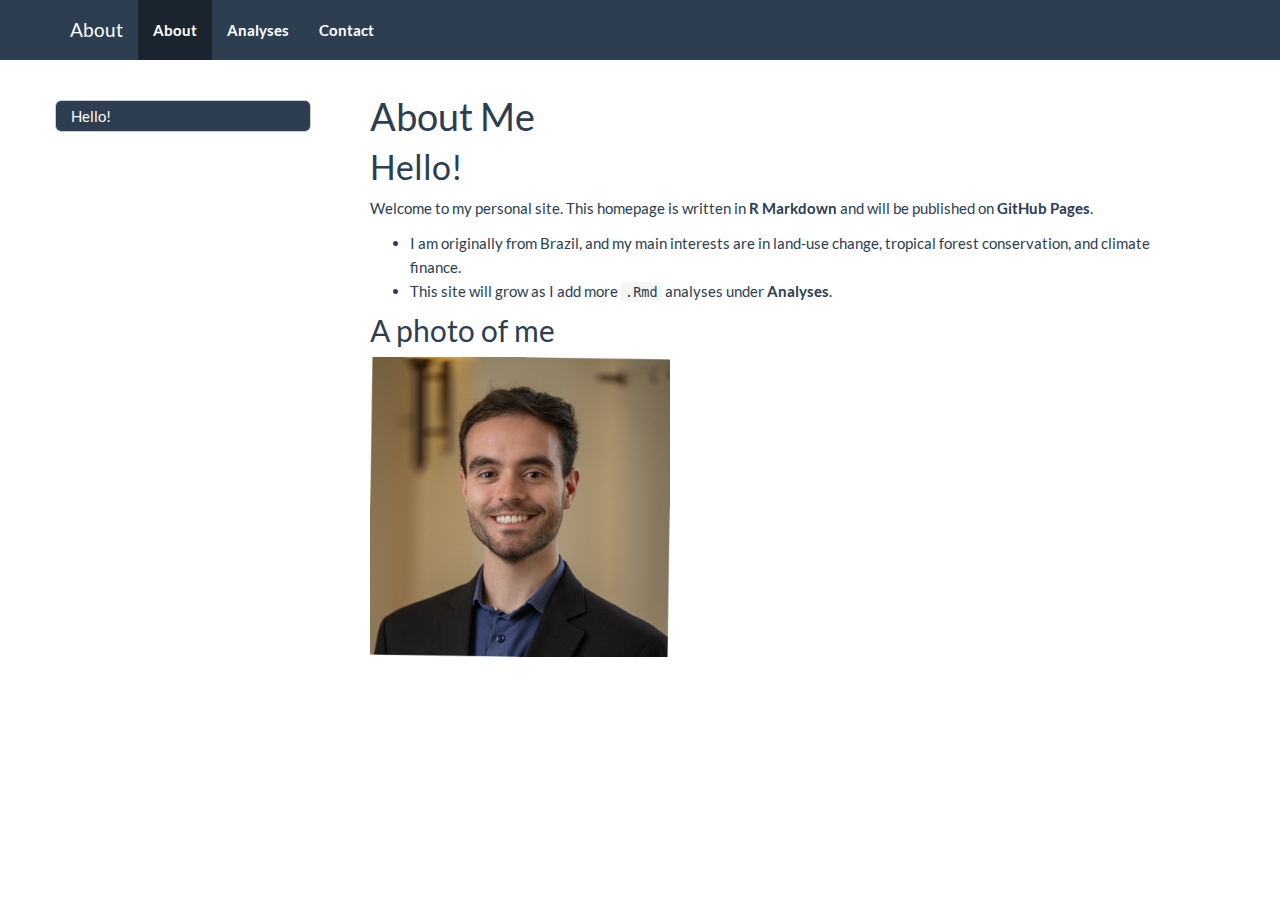
<file: docs/index.html>
<!DOCTYPE html>

<html>

<head>

<meta charset="utf-8" />
<meta name="generator" content="pandoc" />
<meta http-equiv="X-UA-Compatible" content="IE=EDGE" />




<title>About Me</title>

<script src="site_libs/header-attrs-2.30/header-attrs.js"></script>
<script src="site_libs/jquery-3.6.0/jquery-3.6.0.min.js"></script>
<meta name="viewport" content="width=device-width, initial-scale=1" />
<link href="site_libs/bootstrap-3.3.5/css/flatly.min.css" rel="stylesheet" />
<script src="site_libs/bootstrap-3.3.5/js/bootstrap.min.js"></script>
<script src="site_libs/bootstrap-3.3.5/shim/html5shiv.min.js"></script>
<script src="site_libs/bootstrap-3.3.5/shim/respond.min.js"></script>
<style>h1 {font-size: 34px;}
       h1.title {font-size: 38px;}
       h2 {font-size: 30px;}
       h3 {font-size: 24px;}
       h4 {font-size: 18px;}
       h5 {font-size: 16px;}
       h6 {font-size: 12px;}
       code {color: inherit; background-color: rgba(0, 0, 0, 0.04);}
       pre:not([class]) { background-color: white }</style>
<script src="site_libs/jqueryui-1.13.2/jquery-ui.min.js"></script>
<link href="site_libs/tocify-1.9.1/jquery.tocify.css" rel="stylesheet" />
<script src="site_libs/tocify-1.9.1/jquery.tocify.js"></script>
<script src="site_libs/navigation-1.1/tabsets.js"></script>
<link href="site_libs/highlightjs-9.12.0/default.css" rel="stylesheet" />
<script src="site_libs/highlightjs-9.12.0/highlight.js"></script>

<style type="text/css">
  code{white-space: pre-wrap;}
  span.smallcaps{font-variant: small-caps;}
  span.underline{text-decoration: underline;}
  div.column{display: inline-block; vertical-align: top; width: 50%;}
  div.hanging-indent{margin-left: 1.5em; text-indent: -1.5em;}
  ul.task-list{list-style: none;}
    </style>

<style type="text/css">code{white-space: pre;}</style>
<script type="text/javascript">
if (window.hljs) {
  hljs.configure({languages: []});
  hljs.initHighlightingOnLoad();
  if (document.readyState && document.readyState === "complete") {
    window.setTimeout(function() { hljs.initHighlighting(); }, 0);
  }
}
</script>






<link rel="stylesheet" href="styles.css" type="text/css" />



<style type = "text/css">
.main-container {
  max-width: 940px;
  margin-left: auto;
  margin-right: auto;
}
img {
  max-width:100%;
}
.tabbed-pane {
  padding-top: 12px;
}
.html-widget {
  margin-bottom: 20px;
}
button.code-folding-btn:focus {
  outline: none;
}
summary {
  display: list-item;
}
details > summary > p:only-child {
  display: inline;
}
pre code {
  padding: 0;
}
</style>


<style type="text/css">
.dropdown-submenu {
  position: relative;
}
.dropdown-submenu>.dropdown-menu {
  top: 0;
  left: 100%;
  margin-top: -6px;
  margin-left: -1px;
  border-radius: 0 6px 6px 6px;
}
.dropdown-submenu:hover>.dropdown-menu {
  display: block;
}
.dropdown-submenu>a:after {
  display: block;
  content: " ";
  float: right;
  width: 0;
  height: 0;
  border-color: transparent;
  border-style: solid;
  border-width: 5px 0 5px 5px;
  border-left-color: #cccccc;
  margin-top: 5px;
  margin-right: -10px;
}
.dropdown-submenu:hover>a:after {
  border-left-color: #adb5bd;
}
.dropdown-submenu.pull-left {
  float: none;
}
.dropdown-submenu.pull-left>.dropdown-menu {
  left: -100%;
  margin-left: 10px;
  border-radius: 6px 0 6px 6px;
}
</style>

<script type="text/javascript">
// manage active state of menu based on current page
$(document).ready(function () {
  // active menu anchor
  href = window.location.pathname
  href = href.substr(href.lastIndexOf('/') + 1)
  if (href === "")
    href = "index.html";
  var menuAnchor = $('a[href="' + href + '"]');

  // mark the anchor link active (and if it's in a dropdown, also mark that active)
  var dropdown = menuAnchor.closest('li.dropdown');
  if (window.bootstrap) { // Bootstrap 4+
    menuAnchor.addClass('active');
    dropdown.find('> .dropdown-toggle').addClass('active');
  } else { // Bootstrap 3
    menuAnchor.parent().addClass('active');
    dropdown.addClass('active');
  }

  // Navbar adjustments
  var navHeight = $(".navbar").first().height() + 15;
  var style = document.createElement('style');
  var pt = "padding-top: " + navHeight + "px; ";
  var mt = "margin-top: -" + navHeight + "px; ";
  var css = "";
  // offset scroll position for anchor links (for fixed navbar)
  for (var i = 1; i <= 6; i++) {
    css += ".section h" + i + "{ " + pt + mt + "}\n";
  }
  style.innerHTML = "body {" + pt + "padding-bottom: 40px; }\n" + css;
  document.head.appendChild(style);
});
</script>

<!-- tabsets -->

<style type="text/css">
.tabset-dropdown > .nav-tabs {
  display: inline-table;
  max-height: 500px;
  min-height: 44px;
  overflow-y: auto;
  border: 1px solid #ddd;
  border-radius: 4px;
}

.tabset-dropdown > .nav-tabs > li.active:before, .tabset-dropdown > .nav-tabs.nav-tabs-open:before {
  content: "\e259";
  font-family: 'Glyphicons Halflings';
  display: inline-block;
  padding: 10px;
  border-right: 1px solid #ddd;
}

.tabset-dropdown > .nav-tabs.nav-tabs-open > li.active:before {
  content: "\e258";
  font-family: 'Glyphicons Halflings';
  border: none;
}

.tabset-dropdown > .nav-tabs > li.active {
  display: block;
}

.tabset-dropdown > .nav-tabs > li > a,
.tabset-dropdown > .nav-tabs > li > a:focus,
.tabset-dropdown > .nav-tabs > li > a:hover {
  border: none;
  display: inline-block;
  border-radius: 4px;
  background-color: transparent;
}

.tabset-dropdown > .nav-tabs.nav-tabs-open > li {
  display: block;
  float: none;
}

.tabset-dropdown > .nav-tabs > li {
  display: none;
}
</style>

<!-- code folding -->



<style type="text/css">

#TOC {
  margin: 25px 0px 20px 0px;
}
@media (max-width: 768px) {
#TOC {
  position: relative;
  width: 100%;
}
}

@media print {
.toc-content {
  /* see https://github.com/w3c/csswg-drafts/issues/4434 */
  float: right;
}
}

.toc-content {
  padding-left: 30px;
  padding-right: 40px;
}

div.main-container {
  max-width: 1200px;
}

div.tocify {
  width: 20%;
  max-width: 260px;
  max-height: 85%;
}

@media (min-width: 768px) and (max-width: 991px) {
  div.tocify {
    width: 25%;
  }
}

@media (max-width: 767px) {
  div.tocify {
    width: 100%;
    max-width: none;
  }
}

.tocify ul, .tocify li {
  line-height: 20px;
}

.tocify-subheader .tocify-item {
  font-size: 0.90em;
}

.tocify .list-group-item {
  border-radius: 0px;
}


</style>



</head>

<body>


<div class="container-fluid main-container">


<!-- setup 3col/9col grid for toc_float and main content  -->
<div class="row">
<div class="col-xs-12 col-sm-4 col-md-3">
<div id="TOC" class="tocify">
</div>
</div>

<div class="toc-content col-xs-12 col-sm-8 col-md-9">




<div class="navbar navbar-default  navbar-fixed-top" role="navigation">
  <div class="container">
    <div class="navbar-header">
      <button type="button" class="navbar-toggle collapsed" data-toggle="collapse" data-bs-toggle="collapse" data-target="#navbar" data-bs-target="#navbar">
        <span class="icon-bar"></span>
        <span class="icon-bar"></span>
        <span class="icon-bar"></span>
      </button>
      <a class="navbar-brand" href="index.html">About</a>
    </div>
    <div id="navbar" class="navbar-collapse collapse">
      <ul class="nav navbar-nav">
        <li>
  <a href="index.html">About</a>
</li>
<li>
  <a href="analyses.html">Analyses</a>
</li>
<li>
  <a href="contact.html">Contact</a>
</li>
      </ul>
      <ul class="nav navbar-nav navbar-right">
        
      </ul>
    </div><!--/.nav-collapse -->
  </div><!--/.container -->
</div><!--/.navbar -->

<div id="header">



<h1 class="title toc-ignore">About Me</h1>

</div>


<div id="hello" class="section level1">
<h1>Hello!</h1>
<p>Welcome to my personal site. This homepage is written in <strong>R
Markdown</strong> and will be published on <strong>GitHub
Pages</strong>.</p>
<ul>
<li>I am originally from Brazil, and my main interests are in land-use change, tropical forest conservation, and climate finance.</li>
<li>This site will grow as I add more <code>.Rmd</code> analyses under
<strong>Analyses</strong>.</li>
</ul>
<div id="img/picture.png" class="section level2">
<h2>A photo of me</h2>
<p></p>
<p><img src="img/picture.png" width="300px" /></p>
</div>
</div>



</div>
</div>

</div>

<script>

// add bootstrap table styles to pandoc tables
function bootstrapStylePandocTables() {
  $('tr.odd').parent('tbody').parent('table').addClass('table table-condensed');
}
$(document).ready(function () {
  bootstrapStylePandocTables();
});


</script>

<!-- tabsets -->

<script>
$(document).ready(function () {
  window.buildTabsets("TOC");
});

$(document).ready(function () {
  $('.tabset-dropdown > .nav-tabs > li').click(function () {
    $(this).parent().toggleClass('nav-tabs-open');
  });
});
</script>

<!-- code folding -->

<script>
$(document).ready(function ()  {

    // temporarily add toc-ignore selector to headers for the consistency with Pandoc
    $('.unlisted.unnumbered').addClass('toc-ignore')

    // move toc-ignore selectors from section div to header
    $('div.section.toc-ignore')
        .removeClass('toc-ignore')
        .children('h1,h2,h3,h4,h5').addClass('toc-ignore');

    // establish options
    var options = {
      selectors: "h1,h2",
      theme: "bootstrap3",
      context: '.toc-content',
      hashGenerator: function (text) {
        return text.replace(/[.\\/?&!#<>]/g, '').replace(/\s/g, '_');
      },
      ignoreSelector: ".toc-ignore",
      scrollTo: 0
    };
    options.showAndHide = true;
    options.smoothScroll = true;

    // tocify
    var toc = $("#TOC").tocify(options).data("toc-tocify");
});
</script>

<!-- dynamically load mathjax for compatibility with self-contained -->
<script>
  (function () {
    var script = document.createElement("script");
    script.type = "text/javascript";
    script.src  = "https://mathjax.rstudio.com/latest/MathJax.js?config=TeX-AMS-MML_HTMLorMML";
    document.getElementsByTagName("head")[0].appendChild(script);
  })();
</script>

</body>
</html>
</file>
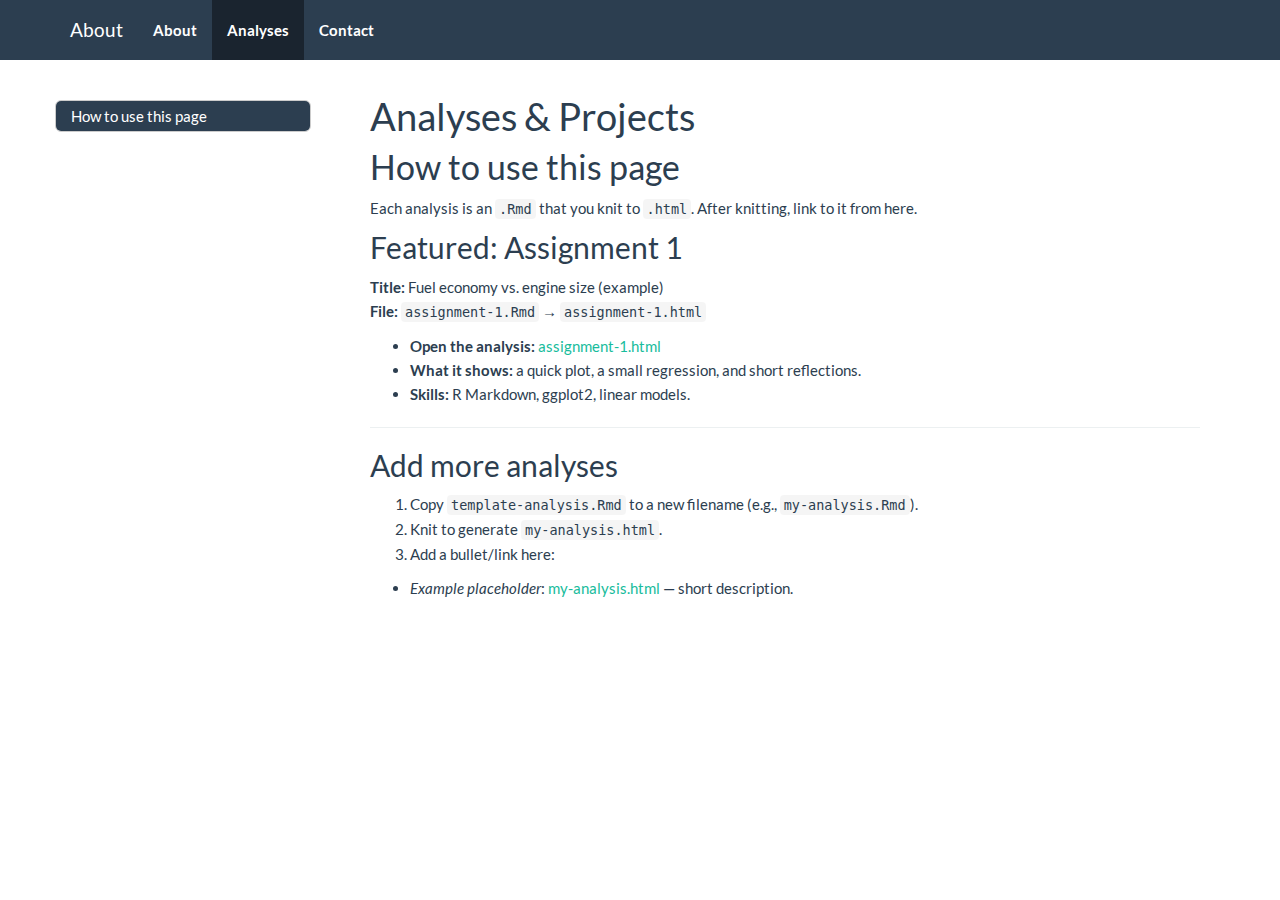
<file: docs/analyses.html>
<!DOCTYPE html>

<html>

<head>

<meta charset="utf-8" />
<meta name="generator" content="pandoc" />
<meta http-equiv="X-UA-Compatible" content="IE=EDGE" />




<title>Analyses &amp; Projects</title>

<script src="site_libs/header-attrs-2.30/header-attrs.js"></script>
<script src="site_libs/jquery-3.6.0/jquery-3.6.0.min.js"></script>
<meta name="viewport" content="width=device-width, initial-scale=1" />
<link href="site_libs/bootstrap-3.3.5/css/flatly.min.css" rel="stylesheet" />
<script src="site_libs/bootstrap-3.3.5/js/bootstrap.min.js"></script>
<script src="site_libs/bootstrap-3.3.5/shim/html5shiv.min.js"></script>
<script src="site_libs/bootstrap-3.3.5/shim/respond.min.js"></script>
<style>h1 {font-size: 34px;}
       h1.title {font-size: 38px;}
       h2 {font-size: 30px;}
       h3 {font-size: 24px;}
       h4 {font-size: 18px;}
       h5 {font-size: 16px;}
       h6 {font-size: 12px;}
       code {color: inherit; background-color: rgba(0, 0, 0, 0.04);}
       pre:not([class]) { background-color: white }</style>
<script src="site_libs/jqueryui-1.13.2/jquery-ui.min.js"></script>
<link href="site_libs/tocify-1.9.1/jquery.tocify.css" rel="stylesheet" />
<script src="site_libs/tocify-1.9.1/jquery.tocify.js"></script>
<script src="site_libs/navigation-1.1/tabsets.js"></script>
<link href="site_libs/highlightjs-9.12.0/default.css" rel="stylesheet" />
<script src="site_libs/highlightjs-9.12.0/highlight.js"></script>

<style type="text/css">
  code{white-space: pre-wrap;}
  span.smallcaps{font-variant: small-caps;}
  span.underline{text-decoration: underline;}
  div.column{display: inline-block; vertical-align: top; width: 50%;}
  div.hanging-indent{margin-left: 1.5em; text-indent: -1.5em;}
  ul.task-list{list-style: none;}
    </style>

<style type="text/css">code{white-space: pre;}</style>
<script type="text/javascript">
if (window.hljs) {
  hljs.configure({languages: []});
  hljs.initHighlightingOnLoad();
  if (document.readyState && document.readyState === "complete") {
    window.setTimeout(function() { hljs.initHighlighting(); }, 0);
  }
}
</script>






<link rel="stylesheet" href="styles.css" type="text/css" />



<style type = "text/css">
.main-container {
  max-width: 940px;
  margin-left: auto;
  margin-right: auto;
}
img {
  max-width:100%;
}
.tabbed-pane {
  padding-top: 12px;
}
.html-widget {
  margin-bottom: 20px;
}
button.code-folding-btn:focus {
  outline: none;
}
summary {
  display: list-item;
}
details > summary > p:only-child {
  display: inline;
}
pre code {
  padding: 0;
}
</style>


<style type="text/css">
.dropdown-submenu {
  position: relative;
}
.dropdown-submenu>.dropdown-menu {
  top: 0;
  left: 100%;
  margin-top: -6px;
  margin-left: -1px;
  border-radius: 0 6px 6px 6px;
}
.dropdown-submenu:hover>.dropdown-menu {
  display: block;
}
.dropdown-submenu>a:after {
  display: block;
  content: " ";
  float: right;
  width: 0;
  height: 0;
  border-color: transparent;
  border-style: solid;
  border-width: 5px 0 5px 5px;
  border-left-color: #cccccc;
  margin-top: 5px;
  margin-right: -10px;
}
.dropdown-submenu:hover>a:after {
  border-left-color: #adb5bd;
}
.dropdown-submenu.pull-left {
  float: none;
}
.dropdown-submenu.pull-left>.dropdown-menu {
  left: -100%;
  margin-left: 10px;
  border-radius: 6px 0 6px 6px;
}
</style>

<script type="text/javascript">
// manage active state of menu based on current page
$(document).ready(function () {
  // active menu anchor
  href = window.location.pathname
  href = href.substr(href.lastIndexOf('/') + 1)
  if (href === "")
    href = "index.html";
  var menuAnchor = $('a[href="' + href + '"]');

  // mark the anchor link active (and if it's in a dropdown, also mark that active)
  var dropdown = menuAnchor.closest('li.dropdown');
  if (window.bootstrap) { // Bootstrap 4+
    menuAnchor.addClass('active');
    dropdown.find('> .dropdown-toggle').addClass('active');
  } else { // Bootstrap 3
    menuAnchor.parent().addClass('active');
    dropdown.addClass('active');
  }

  // Navbar adjustments
  var navHeight = $(".navbar").first().height() + 15;
  var style = document.createElement('style');
  var pt = "padding-top: " + navHeight + "px; ";
  var mt = "margin-top: -" + navHeight + "px; ";
  var css = "";
  // offset scroll position for anchor links (for fixed navbar)
  for (var i = 1; i <= 6; i++) {
    css += ".section h" + i + "{ " + pt + mt + "}\n";
  }
  style.innerHTML = "body {" + pt + "padding-bottom: 40px; }\n" + css;
  document.head.appendChild(style);
});
</script>

<!-- tabsets -->

<style type="text/css">
.tabset-dropdown > .nav-tabs {
  display: inline-table;
  max-height: 500px;
  min-height: 44px;
  overflow-y: auto;
  border: 1px solid #ddd;
  border-radius: 4px;
}

.tabset-dropdown > .nav-tabs > li.active:before, .tabset-dropdown > .nav-tabs.nav-tabs-open:before {
  content: "\e259";
  font-family: 'Glyphicons Halflings';
  display: inline-block;
  padding: 10px;
  border-right: 1px solid #ddd;
}

.tabset-dropdown > .nav-tabs.nav-tabs-open > li.active:before {
  content: "\e258";
  font-family: 'Glyphicons Halflings';
  border: none;
}

.tabset-dropdown > .nav-tabs > li.active {
  display: block;
}

.tabset-dropdown > .nav-tabs > li > a,
.tabset-dropdown > .nav-tabs > li > a:focus,
.tabset-dropdown > .nav-tabs > li > a:hover {
  border: none;
  display: inline-block;
  border-radius: 4px;
  background-color: transparent;
}

.tabset-dropdown > .nav-tabs.nav-tabs-open > li {
  display: block;
  float: none;
}

.tabset-dropdown > .nav-tabs > li {
  display: none;
}
</style>

<!-- code folding -->



<style type="text/css">

#TOC {
  margin: 25px 0px 20px 0px;
}
@media (max-width: 768px) {
#TOC {
  position: relative;
  width: 100%;
}
}

@media print {
.toc-content {
  /* see https://github.com/w3c/csswg-drafts/issues/4434 */
  float: right;
}
}

.toc-content {
  padding-left: 30px;
  padding-right: 40px;
}

div.main-container {
  max-width: 1200px;
}

div.tocify {
  width: 20%;
  max-width: 260px;
  max-height: 85%;
}

@media (min-width: 768px) and (max-width: 991px) {
  div.tocify {
    width: 25%;
  }
}

@media (max-width: 767px) {
  div.tocify {
    width: 100%;
    max-width: none;
  }
}

.tocify ul, .tocify li {
  line-height: 20px;
}

.tocify-subheader .tocify-item {
  font-size: 0.90em;
}

.tocify .list-group-item {
  border-radius: 0px;
}


</style>



</head>

<body>


<div class="container-fluid main-container">


<!-- setup 3col/9col grid for toc_float and main content  -->
<div class="row">
<div class="col-xs-12 col-sm-4 col-md-3">
<div id="TOC" class="tocify">
</div>
</div>

<div class="toc-content col-xs-12 col-sm-8 col-md-9">




<div class="navbar navbar-default  navbar-fixed-top" role="navigation">
  <div class="container">
    <div class="navbar-header">
      <button type="button" class="navbar-toggle collapsed" data-toggle="collapse" data-bs-toggle="collapse" data-target="#navbar" data-bs-target="#navbar">
        <span class="icon-bar"></span>
        <span class="icon-bar"></span>
        <span class="icon-bar"></span>
      </button>
      <a class="navbar-brand" href="index.html">About</a>
    </div>
    <div id="navbar" class="navbar-collapse collapse">
      <ul class="nav navbar-nav">
        <li>
  <a href="index.html">About</a>
</li>
<li>
  <a href="analyses.html">Analyses</a>
</li>
<li>
  <a href="contact.html">Contact</a>
</li>
      </ul>
      <ul class="nav navbar-nav navbar-right">
        
      </ul>
    </div><!--/.nav-collapse -->
  </div><!--/.container -->
</div><!--/.navbar -->

<div id="header">



<h1 class="title toc-ignore">Analyses &amp; Projects</h1>

</div>


<div id="how-to-use-this-page" class="section level1">
<h1>How to use this page</h1>
<p>Each analysis is an <code>.Rmd</code> that you knit to
<code>.html</code>. After knitting, link to it from here.</p>
<div id="featured-assignment-1" class="section level2">
<h2>Featured: Assignment 1</h2>
<p><strong>Title:</strong> Fuel economy vs. engine size (example)<br />
<strong>File:</strong> <code>assignment-1.Rmd</code> →
<code>assignment-1.html</code></p>
<ul>
<li><strong>Open the analysis:</strong> <a
href="assignment-1.html">assignment-1.html</a></li>
<li><strong>What it shows:</strong> a quick plot, a small regression,
and short reflections.</li>
<li><strong>Skills:</strong> R Markdown, ggplot2, linear models.</li>
</ul>
<hr />
</div>
<div id="add-more-analyses" class="section level2">
<h2>Add more analyses</h2>
<ol style="list-style-type: decimal">
<li>Copy <code>template-analysis.Rmd</code> to a new filename (e.g.,
<code>my-analysis.Rmd</code>).<br />
</li>
<li>Knit to generate <code>my-analysis.html</code>.<br />
</li>
<li>Add a bullet/link here:</li>
</ol>
<ul>
<li><em>Example placeholder</em>: <a
href="my-analysis.html">my-analysis.html</a> — short description.</li>
</ul>
</div>
</div>



</div>
</div>

</div>

<script>

// add bootstrap table styles to pandoc tables
function bootstrapStylePandocTables() {
  $('tr.odd').parent('tbody').parent('table').addClass('table table-condensed');
}
$(document).ready(function () {
  bootstrapStylePandocTables();
});


</script>

<!-- tabsets -->

<script>
$(document).ready(function () {
  window.buildTabsets("TOC");
});

$(document).ready(function () {
  $('.tabset-dropdown > .nav-tabs > li').click(function () {
    $(this).parent().toggleClass('nav-tabs-open');
  });
});
</script>

<!-- code folding -->

<script>
$(document).ready(function ()  {

    // temporarily add toc-ignore selector to headers for the consistency with Pandoc
    $('.unlisted.unnumbered').addClass('toc-ignore')

    // move toc-ignore selectors from section div to header
    $('div.section.toc-ignore')
        .removeClass('toc-ignore')
        .children('h1,h2,h3,h4,h5').addClass('toc-ignore');

    // establish options
    var options = {
      selectors: "h1,h2",
      theme: "bootstrap3",
      context: '.toc-content',
      hashGenerator: function (text) {
        return text.replace(/[.\\/?&!#<>]/g, '').replace(/\s/g, '_');
      },
      ignoreSelector: ".toc-ignore",
      scrollTo: 0
    };
    options.showAndHide = true;
    options.smoothScroll = true;

    // tocify
    var toc = $("#TOC").tocify(options).data("toc-tocify");
});
</script>

<!-- dynamically load mathjax for compatibility with self-contained -->
<script>
  (function () {
    var script = document.createElement("script");
    script.type = "text/javascript";
    script.src  = "https://mathjax.rstudio.com/latest/MathJax.js?config=TeX-AMS-MML_HTMLorMML";
    document.getElementsByTagName("head")[0].appendChild(script);
  })();
</script>

</body>
</html>
</file>
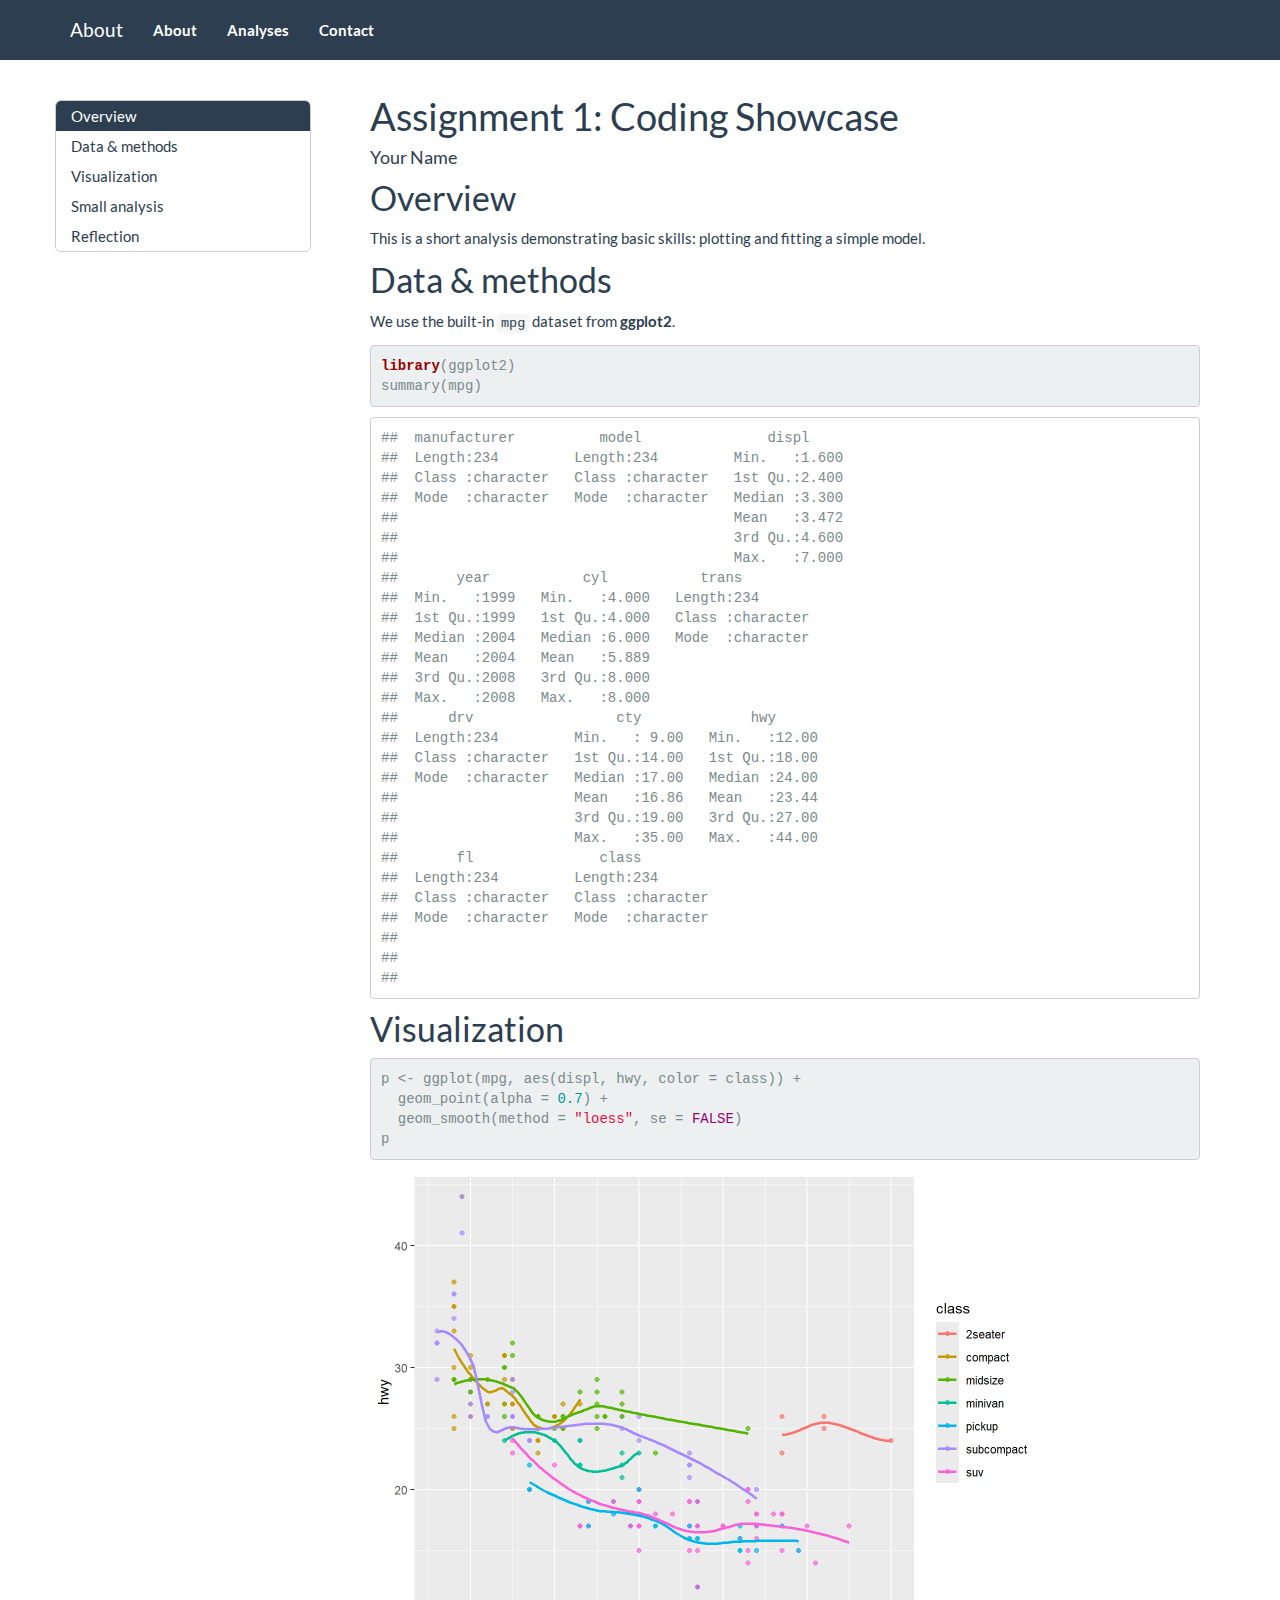
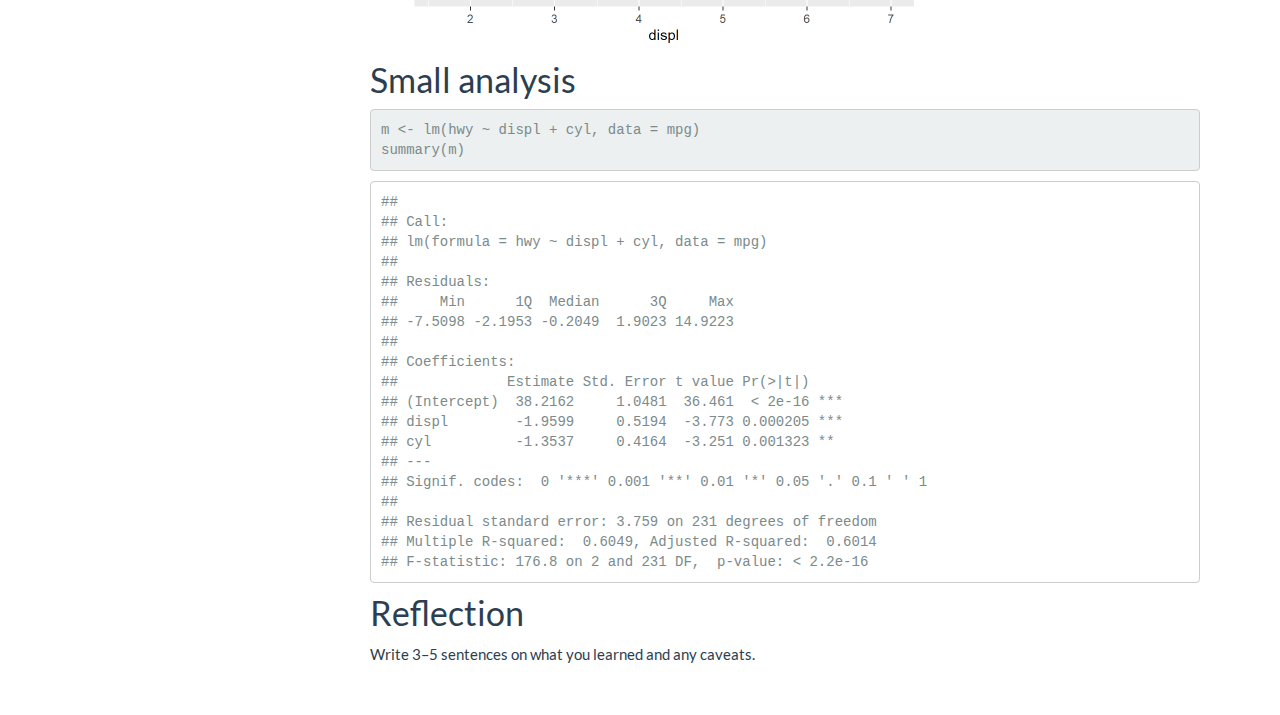
<file: docs/assignment-1.html>
<!DOCTYPE html>

<html>

<head>

<meta charset="utf-8" />
<meta name="generator" content="pandoc" />
<meta http-equiv="X-UA-Compatible" content="IE=EDGE" />


<meta name="author" content="Your Name" />


<title>Assignment 1: Coding Showcase</title>

<script src="site_libs/header-attrs-2.30/header-attrs.js"></script>
<script src="site_libs/jquery-3.6.0/jquery-3.6.0.min.js"></script>
<meta name="viewport" content="width=device-width, initial-scale=1" />
<link href="site_libs/bootstrap-3.3.5/css/flatly.min.css" rel="stylesheet" />
<script src="site_libs/bootstrap-3.3.5/js/bootstrap.min.js"></script>
<script src="site_libs/bootstrap-3.3.5/shim/html5shiv.min.js"></script>
<script src="site_libs/bootstrap-3.3.5/shim/respond.min.js"></script>
<style>h1 {font-size: 34px;}
       h1.title {font-size: 38px;}
       h2 {font-size: 30px;}
       h3 {font-size: 24px;}
       h4 {font-size: 18px;}
       h5 {font-size: 16px;}
       h6 {font-size: 12px;}
       code {color: inherit; background-color: rgba(0, 0, 0, 0.04);}
       pre:not([class]) { background-color: white }</style>
<script src="site_libs/jqueryui-1.13.2/jquery-ui.min.js"></script>
<link href="site_libs/tocify-1.9.1/jquery.tocify.css" rel="stylesheet" />
<script src="site_libs/tocify-1.9.1/jquery.tocify.js"></script>
<script src="site_libs/navigation-1.1/tabsets.js"></script>
<link href="site_libs/highlightjs-9.12.0/default.css" rel="stylesheet" />
<script src="site_libs/highlightjs-9.12.0/highlight.js"></script>

<style type="text/css">
  code{white-space: pre-wrap;}
  span.smallcaps{font-variant: small-caps;}
  span.underline{text-decoration: underline;}
  div.column{display: inline-block; vertical-align: top; width: 50%;}
  div.hanging-indent{margin-left: 1.5em; text-indent: -1.5em;}
  ul.task-list{list-style: none;}
    </style>

<style type="text/css">code{white-space: pre;}</style>
<script type="text/javascript">
if (window.hljs) {
  hljs.configure({languages: []});
  hljs.initHighlightingOnLoad();
  if (document.readyState && document.readyState === "complete") {
    window.setTimeout(function() { hljs.initHighlighting(); }, 0);
  }
}
</script>






<link rel="stylesheet" href="styles.css" type="text/css" />



<style type = "text/css">
.main-container {
  max-width: 940px;
  margin-left: auto;
  margin-right: auto;
}
img {
  max-width:100%;
}
.tabbed-pane {
  padding-top: 12px;
}
.html-widget {
  margin-bottom: 20px;
}
button.code-folding-btn:focus {
  outline: none;
}
summary {
  display: list-item;
}
details > summary > p:only-child {
  display: inline;
}
pre code {
  padding: 0;
}
</style>


<style type="text/css">
.dropdown-submenu {
  position: relative;
}
.dropdown-submenu>.dropdown-menu {
  top: 0;
  left: 100%;
  margin-top: -6px;
  margin-left: -1px;
  border-radius: 0 6px 6px 6px;
}
.dropdown-submenu:hover>.dropdown-menu {
  display: block;
}
.dropdown-submenu>a:after {
  display: block;
  content: " ";
  float: right;
  width: 0;
  height: 0;
  border-color: transparent;
  border-style: solid;
  border-width: 5px 0 5px 5px;
  border-left-color: #cccccc;
  margin-top: 5px;
  margin-right: -10px;
}
.dropdown-submenu:hover>a:after {
  border-left-color: #adb5bd;
}
.dropdown-submenu.pull-left {
  float: none;
}
.dropdown-submenu.pull-left>.dropdown-menu {
  left: -100%;
  margin-left: 10px;
  border-radius: 6px 0 6px 6px;
}
</style>

<script type="text/javascript">
// manage active state of menu based on current page
$(document).ready(function () {
  // active menu anchor
  href = window.location.pathname
  href = href.substr(href.lastIndexOf('/') + 1)
  if (href === "")
    href = "index.html";
  var menuAnchor = $('a[href="' + href + '"]');

  // mark the anchor link active (and if it's in a dropdown, also mark that active)
  var dropdown = menuAnchor.closest('li.dropdown');
  if (window.bootstrap) { // Bootstrap 4+
    menuAnchor.addClass('active');
    dropdown.find('> .dropdown-toggle').addClass('active');
  } else { // Bootstrap 3
    menuAnchor.parent().addClass('active');
    dropdown.addClass('active');
  }

  // Navbar adjustments
  var navHeight = $(".navbar").first().height() + 15;
  var style = document.createElement('style');
  var pt = "padding-top: " + navHeight + "px; ";
  var mt = "margin-top: -" + navHeight + "px; ";
  var css = "";
  // offset scroll position for anchor links (for fixed navbar)
  for (var i = 1; i <= 6; i++) {
    css += ".section h" + i + "{ " + pt + mt + "}\n";
  }
  style.innerHTML = "body {" + pt + "padding-bottom: 40px; }\n" + css;
  document.head.appendChild(style);
});
</script>

<!-- tabsets -->

<style type="text/css">
.tabset-dropdown > .nav-tabs {
  display: inline-table;
  max-height: 500px;
  min-height: 44px;
  overflow-y: auto;
  border: 1px solid #ddd;
  border-radius: 4px;
}

.tabset-dropdown > .nav-tabs > li.active:before, .tabset-dropdown > .nav-tabs.nav-tabs-open:before {
  content: "\e259";
  font-family: 'Glyphicons Halflings';
  display: inline-block;
  padding: 10px;
  border-right: 1px solid #ddd;
}

.tabset-dropdown > .nav-tabs.nav-tabs-open > li.active:before {
  content: "\e258";
  font-family: 'Glyphicons Halflings';
  border: none;
}

.tabset-dropdown > .nav-tabs > li.active {
  display: block;
}

.tabset-dropdown > .nav-tabs > li > a,
.tabset-dropdown > .nav-tabs > li > a:focus,
.tabset-dropdown > .nav-tabs > li > a:hover {
  border: none;
  display: inline-block;
  border-radius: 4px;
  background-color: transparent;
}

.tabset-dropdown > .nav-tabs.nav-tabs-open > li {
  display: block;
  float: none;
}

.tabset-dropdown > .nav-tabs > li {
  display: none;
}
</style>

<!-- code folding -->



<style type="text/css">

#TOC {
  margin: 25px 0px 20px 0px;
}
@media (max-width: 768px) {
#TOC {
  position: relative;
  width: 100%;
}
}

@media print {
.toc-content {
  /* see https://github.com/w3c/csswg-drafts/issues/4434 */
  float: right;
}
}

.toc-content {
  padding-left: 30px;
  padding-right: 40px;
}

div.main-container {
  max-width: 1200px;
}

div.tocify {
  width: 20%;
  max-width: 260px;
  max-height: 85%;
}

@media (min-width: 768px) and (max-width: 991px) {
  div.tocify {
    width: 25%;
  }
}

@media (max-width: 767px) {
  div.tocify {
    width: 100%;
    max-width: none;
  }
}

.tocify ul, .tocify li {
  line-height: 20px;
}

.tocify-subheader .tocify-item {
  font-size: 0.90em;
}

.tocify .list-group-item {
  border-radius: 0px;
}


</style>



</head>

<body>


<div class="container-fluid main-container">


<!-- setup 3col/9col grid for toc_float and main content  -->
<div class="row">
<div class="col-xs-12 col-sm-4 col-md-3">
<div id="TOC" class="tocify">
</div>
</div>

<div class="toc-content col-xs-12 col-sm-8 col-md-9">




<div class="navbar navbar-default  navbar-fixed-top" role="navigation">
  <div class="container">
    <div class="navbar-header">
      <button type="button" class="navbar-toggle collapsed" data-toggle="collapse" data-bs-toggle="collapse" data-target="#navbar" data-bs-target="#navbar">
        <span class="icon-bar"></span>
        <span class="icon-bar"></span>
        <span class="icon-bar"></span>
      </button>
      <a class="navbar-brand" href="index.html">About</a>
    </div>
    <div id="navbar" class="navbar-collapse collapse">
      <ul class="nav navbar-nav">
        <li>
  <a href="index.html">About</a>
</li>
<li>
  <a href="analyses.html">Analyses</a>
</li>
<li>
  <a href="contact.html">Contact</a>
</li>
      </ul>
      <ul class="nav navbar-nav navbar-right">
        
      </ul>
    </div><!--/.nav-collapse -->
  </div><!--/.container -->
</div><!--/.navbar -->

<div id="header">



<h1 class="title toc-ignore">Assignment 1: Coding Showcase</h1>
<h4 class="author">Your Name</h4>

</div>


<div id="overview" class="section level1">
<h1>Overview</h1>
<p>This is a short analysis demonstrating basic skills: plotting and
fitting a simple model.</p>
</div>
<div id="data-methods" class="section level1">
<h1>Data &amp; methods</h1>
<p>We use the built-in <code>mpg</code> dataset from
<strong>ggplot2</strong>.</p>
<pre class="r"><code>library(ggplot2)
summary(mpg)</code></pre>
<pre><code>##  manufacturer          model               displ      
##  Length:234         Length:234         Min.   :1.600  
##  Class :character   Class :character   1st Qu.:2.400  
##  Mode  :character   Mode  :character   Median :3.300  
##                                        Mean   :3.472  
##                                        3rd Qu.:4.600  
##                                        Max.   :7.000  
##       year           cyl           trans          
##  Min.   :1999   Min.   :4.000   Length:234        
##  1st Qu.:1999   1st Qu.:4.000   Class :character  
##  Median :2004   Median :6.000   Mode  :character  
##  Mean   :2004   Mean   :5.889                     
##  3rd Qu.:2008   3rd Qu.:8.000                     
##  Max.   :2008   Max.   :8.000                     
##      drv                 cty             hwy       
##  Length:234         Min.   : 9.00   Min.   :12.00  
##  Class :character   1st Qu.:14.00   1st Qu.:18.00  
##  Mode  :character   Median :17.00   Median :24.00  
##                     Mean   :16.86   Mean   :23.44  
##                     3rd Qu.:19.00   3rd Qu.:27.00  
##                     Max.   :35.00   Max.   :44.00  
##       fl               class          
##  Length:234         Length:234        
##  Class :character   Class :character  
##  Mode  :character   Mode  :character  
##                                       
##                                       
## </code></pre>
</div>
<div id="visualization" class="section level1">
<h1>Visualization</h1>
<pre class="r"><code>p &lt;- ggplot(mpg, aes(displ, hwy, color = class)) +
  geom_point(alpha = 0.7) +
  geom_smooth(method = &quot;loess&quot;, se = FALSE)
p</code></pre>
<p><img src="assignment-1_files/figure-html/unnamed-chunk-2-1.png" width="672" /></p>
</div>
<div id="small-analysis" class="section level1">
<h1>Small analysis</h1>
<pre class="r"><code>m &lt;- lm(hwy ~ displ + cyl, data = mpg)
summary(m)</code></pre>
<pre><code>## 
## Call:
## lm(formula = hwy ~ displ + cyl, data = mpg)
## 
## Residuals:
##     Min      1Q  Median      3Q     Max 
## -7.5098 -2.1953 -0.2049  1.9023 14.9223 
## 
## Coefficients:
##             Estimate Std. Error t value Pr(&gt;|t|)    
## (Intercept)  38.2162     1.0481  36.461  &lt; 2e-16 ***
## displ        -1.9599     0.5194  -3.773 0.000205 ***
## cyl          -1.3537     0.4164  -3.251 0.001323 ** 
## ---
## Signif. codes:  0 &#39;***&#39; 0.001 &#39;**&#39; 0.01 &#39;*&#39; 0.05 &#39;.&#39; 0.1 &#39; &#39; 1
## 
## Residual standard error: 3.759 on 231 degrees of freedom
## Multiple R-squared:  0.6049, Adjusted R-squared:  0.6014 
## F-statistic: 176.8 on 2 and 231 DF,  p-value: &lt; 2.2e-16</code></pre>
</div>
<div id="reflection" class="section level1">
<h1>Reflection</h1>
<p>Write 3–5 sentences on what you learned and any caveats.</p>
</div>



</div>
</div>

</div>

<script>

// add bootstrap table styles to pandoc tables
function bootstrapStylePandocTables() {
  $('tr.odd').parent('tbody').parent('table').addClass('table table-condensed');
}
$(document).ready(function () {
  bootstrapStylePandocTables();
});


</script>

<!-- tabsets -->

<script>
$(document).ready(function () {
  window.buildTabsets("TOC");
});

$(document).ready(function () {
  $('.tabset-dropdown > .nav-tabs > li').click(function () {
    $(this).parent().toggleClass('nav-tabs-open');
  });
});
</script>

<!-- code folding -->

<script>
$(document).ready(function ()  {

    // temporarily add toc-ignore selector to headers for the consistency with Pandoc
    $('.unlisted.unnumbered').addClass('toc-ignore')

    // move toc-ignore selectors from section div to header
    $('div.section.toc-ignore')
        .removeClass('toc-ignore')
        .children('h1,h2,h3,h4,h5').addClass('toc-ignore');

    // establish options
    var options = {
      selectors: "h1,h2",
      theme: "bootstrap3",
      context: '.toc-content',
      hashGenerator: function (text) {
        return text.replace(/[.\\/?&!#<>]/g, '').replace(/\s/g, '_');
      },
      ignoreSelector: ".toc-ignore",
      scrollTo: 0
    };
    options.showAndHide = true;
    options.smoothScroll = true;

    // tocify
    var toc = $("#TOC").tocify(options).data("toc-tocify");
});
</script>

<!-- dynamically load mathjax for compatibility with self-contained -->
<script>
  (function () {
    var script = document.createElement("script");
    script.type = "text/javascript";
    script.src  = "https://mathjax.rstudio.com/latest/MathJax.js?config=TeX-AMS-MML_HTMLorMML";
    document.getElementsByTagName("head")[0].appendChild(script);
  })();
</script>

</body>
</html>
</file>
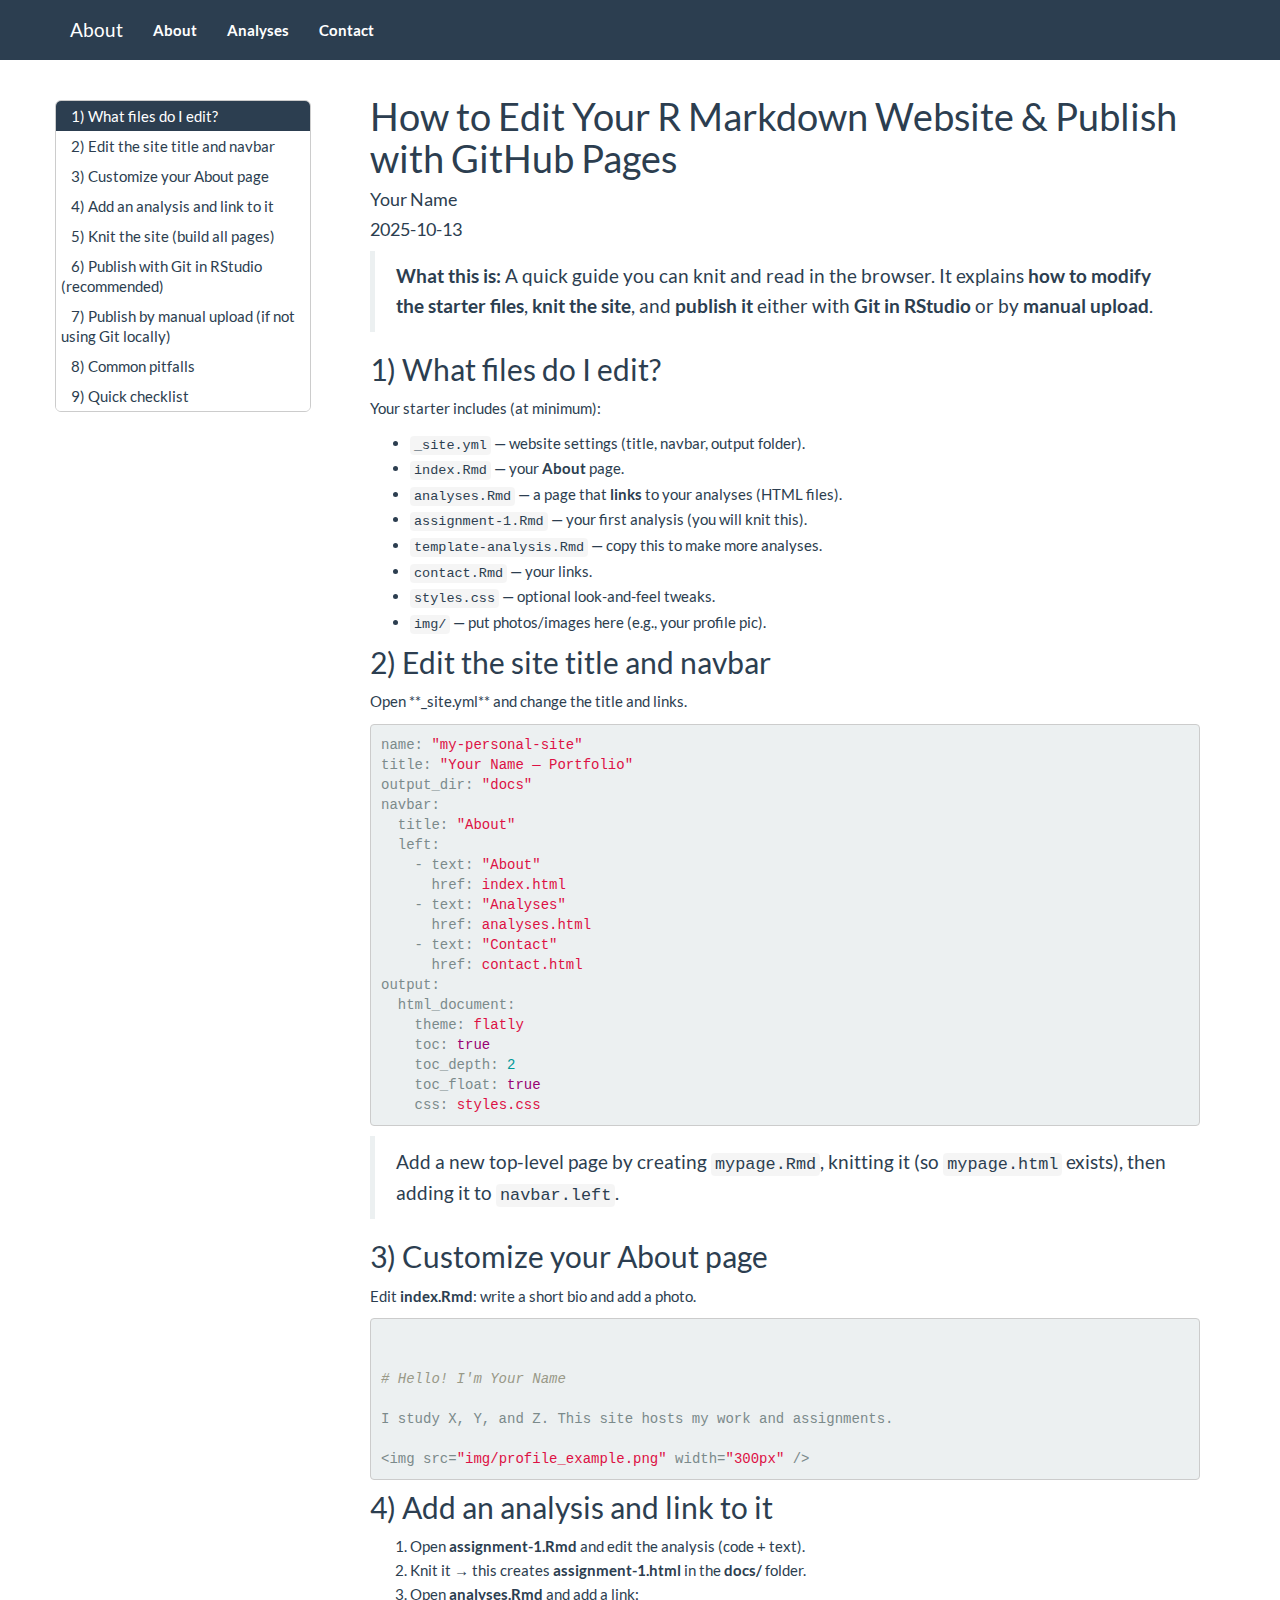
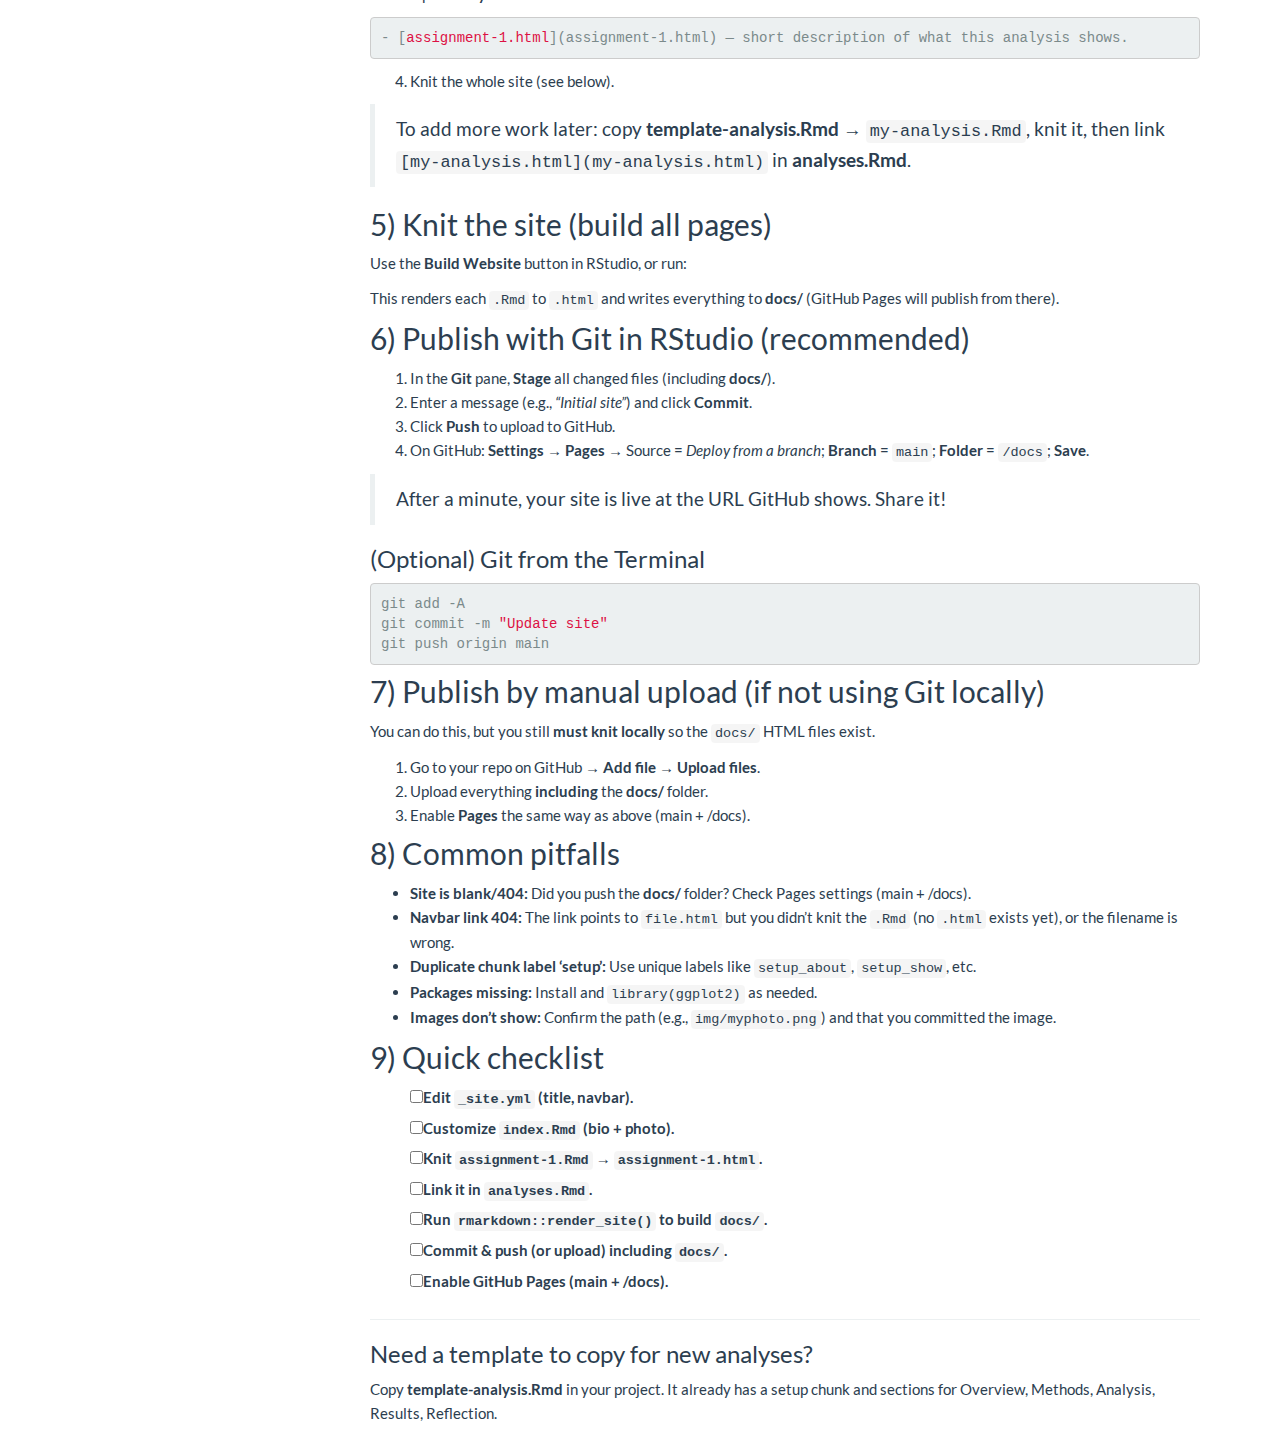
<file: docs/student_howto_publish_site.html>
<!DOCTYPE html>

<html>

<head>

<meta charset="utf-8" />
<meta name="generator" content="pandoc" />
<meta http-equiv="X-UA-Compatible" content="IE=EDGE" />


<meta name="author" content="Your Name" />

<meta name="date" content="2025-10-13" />

<title>How to Edit Your R Markdown Website &amp; Publish with GitHub Pages</title>

<script src="site_libs/header-attrs-2.30/header-attrs.js"></script>
<script src="site_libs/jquery-3.6.0/jquery-3.6.0.min.js"></script>
<meta name="viewport" content="width=device-width, initial-scale=1" />
<link href="site_libs/bootstrap-3.3.5/css/flatly.min.css" rel="stylesheet" />
<script src="site_libs/bootstrap-3.3.5/js/bootstrap.min.js"></script>
<script src="site_libs/bootstrap-3.3.5/shim/html5shiv.min.js"></script>
<script src="site_libs/bootstrap-3.3.5/shim/respond.min.js"></script>
<style>h1 {font-size: 34px;}
       h1.title {font-size: 38px;}
       h2 {font-size: 30px;}
       h3 {font-size: 24px;}
       h4 {font-size: 18px;}
       h5 {font-size: 16px;}
       h6 {font-size: 12px;}
       code {color: inherit; background-color: rgba(0, 0, 0, 0.04);}
       pre:not([class]) { background-color: white }</style>
<script src="site_libs/jqueryui-1.13.2/jquery-ui.min.js"></script>
<link href="site_libs/tocify-1.9.1/jquery.tocify.css" rel="stylesheet" />
<script src="site_libs/tocify-1.9.1/jquery.tocify.js"></script>
<script src="site_libs/navigation-1.1/tabsets.js"></script>
<link href="site_libs/highlightjs-9.12.0/default.css" rel="stylesheet" />
<script src="site_libs/highlightjs-9.12.0/highlight.js"></script>

<style type="text/css">
  code{white-space: pre-wrap;}
  span.smallcaps{font-variant: small-caps;}
  span.underline{text-decoration: underline;}
  div.column{display: inline-block; vertical-align: top; width: 50%;}
  div.hanging-indent{margin-left: 1.5em; text-indent: -1.5em;}
  ul.task-list{list-style: none;}
    </style>

<style type="text/css">code{white-space: pre;}</style>
<script type="text/javascript">
if (window.hljs) {
  hljs.configure({languages: []});
  hljs.initHighlightingOnLoad();
  if (document.readyState && document.readyState === "complete") {
    window.setTimeout(function() { hljs.initHighlighting(); }, 0);
  }
}
</script>






<link rel="stylesheet" href="styles.css" type="text/css" />



<style type = "text/css">
.main-container {
  max-width: 940px;
  margin-left: auto;
  margin-right: auto;
}
img {
  max-width:100%;
}
.tabbed-pane {
  padding-top: 12px;
}
.html-widget {
  margin-bottom: 20px;
}
button.code-folding-btn:focus {
  outline: none;
}
summary {
  display: list-item;
}
details > summary > p:only-child {
  display: inline;
}
pre code {
  padding: 0;
}
</style>


<style type="text/css">
.dropdown-submenu {
  position: relative;
}
.dropdown-submenu>.dropdown-menu {
  top: 0;
  left: 100%;
  margin-top: -6px;
  margin-left: -1px;
  border-radius: 0 6px 6px 6px;
}
.dropdown-submenu:hover>.dropdown-menu {
  display: block;
}
.dropdown-submenu>a:after {
  display: block;
  content: " ";
  float: right;
  width: 0;
  height: 0;
  border-color: transparent;
  border-style: solid;
  border-width: 5px 0 5px 5px;
  border-left-color: #cccccc;
  margin-top: 5px;
  margin-right: -10px;
}
.dropdown-submenu:hover>a:after {
  border-left-color: #adb5bd;
}
.dropdown-submenu.pull-left {
  float: none;
}
.dropdown-submenu.pull-left>.dropdown-menu {
  left: -100%;
  margin-left: 10px;
  border-radius: 6px 0 6px 6px;
}
</style>

<script type="text/javascript">
// manage active state of menu based on current page
$(document).ready(function () {
  // active menu anchor
  href = window.location.pathname
  href = href.substr(href.lastIndexOf('/') + 1)
  if (href === "")
    href = "index.html";
  var menuAnchor = $('a[href="' + href + '"]');

  // mark the anchor link active (and if it's in a dropdown, also mark that active)
  var dropdown = menuAnchor.closest('li.dropdown');
  if (window.bootstrap) { // Bootstrap 4+
    menuAnchor.addClass('active');
    dropdown.find('> .dropdown-toggle').addClass('active');
  } else { // Bootstrap 3
    menuAnchor.parent().addClass('active');
    dropdown.addClass('active');
  }

  // Navbar adjustments
  var navHeight = $(".navbar").first().height() + 15;
  var style = document.createElement('style');
  var pt = "padding-top: " + navHeight + "px; ";
  var mt = "margin-top: -" + navHeight + "px; ";
  var css = "";
  // offset scroll position for anchor links (for fixed navbar)
  for (var i = 1; i <= 6; i++) {
    css += ".section h" + i + "{ " + pt + mt + "}\n";
  }
  style.innerHTML = "body {" + pt + "padding-bottom: 40px; }\n" + css;
  document.head.appendChild(style);
});
</script>

<!-- tabsets -->

<style type="text/css">
.tabset-dropdown > .nav-tabs {
  display: inline-table;
  max-height: 500px;
  min-height: 44px;
  overflow-y: auto;
  border: 1px solid #ddd;
  border-radius: 4px;
}

.tabset-dropdown > .nav-tabs > li.active:before, .tabset-dropdown > .nav-tabs.nav-tabs-open:before {
  content: "\e259";
  font-family: 'Glyphicons Halflings';
  display: inline-block;
  padding: 10px;
  border-right: 1px solid #ddd;
}

.tabset-dropdown > .nav-tabs.nav-tabs-open > li.active:before {
  content: "\e258";
  font-family: 'Glyphicons Halflings';
  border: none;
}

.tabset-dropdown > .nav-tabs > li.active {
  display: block;
}

.tabset-dropdown > .nav-tabs > li > a,
.tabset-dropdown > .nav-tabs > li > a:focus,
.tabset-dropdown > .nav-tabs > li > a:hover {
  border: none;
  display: inline-block;
  border-radius: 4px;
  background-color: transparent;
}

.tabset-dropdown > .nav-tabs.nav-tabs-open > li {
  display: block;
  float: none;
}

.tabset-dropdown > .nav-tabs > li {
  display: none;
}
</style>

<!-- code folding -->



<style type="text/css">

#TOC {
  margin: 25px 0px 20px 0px;
}
@media (max-width: 768px) {
#TOC {
  position: relative;
  width: 100%;
}
}

@media print {
.toc-content {
  /* see https://github.com/w3c/csswg-drafts/issues/4434 */
  float: right;
}
}

.toc-content {
  padding-left: 30px;
  padding-right: 40px;
}

div.main-container {
  max-width: 1200px;
}

div.tocify {
  width: 20%;
  max-width: 260px;
  max-height: 85%;
}

@media (min-width: 768px) and (max-width: 991px) {
  div.tocify {
    width: 25%;
  }
}

@media (max-width: 767px) {
  div.tocify {
    width: 100%;
    max-width: none;
  }
}

.tocify ul, .tocify li {
  line-height: 20px;
}

.tocify-subheader .tocify-item {
  font-size: 0.90em;
}

.tocify .list-group-item {
  border-radius: 0px;
}


</style>



</head>

<body>


<div class="container-fluid main-container">


<!-- setup 3col/9col grid for toc_float and main content  -->
<div class="row">
<div class="col-xs-12 col-sm-4 col-md-3">
<div id="TOC" class="tocify">
</div>
</div>

<div class="toc-content col-xs-12 col-sm-8 col-md-9">




<div class="navbar navbar-default  navbar-fixed-top" role="navigation">
  <div class="container">
    <div class="navbar-header">
      <button type="button" class="navbar-toggle collapsed" data-toggle="collapse" data-bs-toggle="collapse" data-target="#navbar" data-bs-target="#navbar">
        <span class="icon-bar"></span>
        <span class="icon-bar"></span>
        <span class="icon-bar"></span>
      </button>
      <a class="navbar-brand" href="index.html">About</a>
    </div>
    <div id="navbar" class="navbar-collapse collapse">
      <ul class="nav navbar-nav">
        <li>
  <a href="index.html">About</a>
</li>
<li>
  <a href="analyses.html">Analyses</a>
</li>
<li>
  <a href="contact.html">Contact</a>
</li>
      </ul>
      <ul class="nav navbar-nav navbar-right">
        
      </ul>
    </div><!--/.nav-collapse -->
  </div><!--/.container -->
</div><!--/.navbar -->

<div id="header">



<h1 class="title toc-ignore">How to Edit Your R Markdown Website &amp;
Publish with GitHub Pages</h1>
<h4 class="author">Your Name</h4>
<h4 class="date">2025-10-13</h4>

</div>


<blockquote>
<p><strong>What this is:</strong> A quick guide you can knit and read in
the browser. It explains <strong>how to modify the starter
files</strong>, <strong>knit the site</strong>, and <strong>publish
it</strong> either with <strong>Git in RStudio</strong> or by
<strong>manual upload</strong>.</p>
</blockquote>
<div id="what-files-do-i-edit" class="section level2">
<h2>1) What files do I edit?</h2>
<p>Your starter includes (at minimum):</p>
<ul>
<li><code>_site.yml</code> — website settings (title, navbar, output
folder).</li>
<li><code>index.Rmd</code> — your <strong>About</strong> page.</li>
<li><code>analyses.Rmd</code> — a page that <strong>links</strong> to
your analyses (HTML files).</li>
<li><code>assignment-1.Rmd</code> — your first analysis (you will knit
this).</li>
<li><code>template-analysis.Rmd</code> — copy this to make more
analyses.</li>
<li><code>contact.Rmd</code> — your links.</li>
<li><code>styles.css</code> — optional look-and-feel tweaks.</li>
<li><code>img/</code> — put photos/images here (e.g., your profile
pic).</li>
</ul>
</div>
<div id="edit-the-site-title-and-navbar" class="section level2">
<h2>2) Edit the site title and navbar</h2>
<p>Open **_site.yml** and change the title and links.</p>
<pre class="yaml"><code>name: &quot;my-personal-site&quot;
title: &quot;Your Name — Portfolio&quot;
output_dir: &quot;docs&quot;
navbar:
  title: &quot;About&quot;
  left:
    - text: &quot;About&quot;
      href: index.html
    - text: &quot;Analyses&quot;
      href: analyses.html
    - text: &quot;Contact&quot;
      href: contact.html
output:
  html_document:
    theme: flatly
    toc: true
    toc_depth: 2
    toc_float: true
    css: styles.css</code></pre>
<blockquote>
<p>Add a new top-level page by creating <code>mypage.Rmd</code>,
knitting it (so <code>mypage.html</code> exists), then adding it to
<code>navbar.left</code>.</p>
</blockquote>
</div>
<div id="customize-your-about-page" class="section level2">
<h2>3) Customize your About page</h2>
<p>Edit <strong>index.Rmd</strong>: write a short bio and add a
photo.</p>
<pre class="r"><code>

# Hello! I&#39;m Your Name

I study X, Y, and Z. This site hosts my work and assignments.

&lt;img src=&quot;img/profile_example.png&quot; width=&quot;300px&quot; /&gt;</code></pre>
</div>
<div id="add-an-analysis-and-link-to-it" class="section level2">
<h2>4) Add an analysis and link to it</h2>
<ol style="list-style-type: decimal">
<li>Open <strong>assignment-1.Rmd</strong> and edit the analysis (code +
text).</li>
<li>Knit it → this creates <strong>assignment-1.html</strong> in the
<strong>docs/</strong> folder.</li>
<li>Open <strong>analyses.Rmd</strong> and add a link:</li>
</ol>
<pre class="markdown"><code>- [assignment-1.html](assignment-1.html) — short description of what this analysis shows.</code></pre>
<ol start="4" style="list-style-type: decimal">
<li>Knit the whole site (see below).</li>
</ol>
<blockquote>
<p>To add more work later: copy <strong>template-analysis.Rmd</strong> →
<code>my-analysis.Rmd</code>, knit it, then link
<code>[my-analysis.html](my-analysis.html)</code> in
<strong>analyses.Rmd</strong>.</p>
</blockquote>
</div>
<div id="knit-the-site-build-all-pages" class="section level2">
<h2>5) Knit the site (build all pages)</h2>
<p>Use the <strong>Build Website</strong> button in RStudio, or run:</p>
<p>This renders each <code>.Rmd</code> to <code>.html</code> and writes
everything to <strong>docs/</strong> (GitHub Pages will publish from
there).</p>
</div>
<div id="publish-with-git-in-rstudio-recommended"
class="section level2">
<h2>6) Publish with Git in RStudio (recommended)</h2>
<ol style="list-style-type: decimal">
<li>In the <strong>Git</strong> pane, <strong>Stage</strong> all changed
files (including <strong>docs/</strong>).</li>
<li>Enter a message (e.g., <em>“Initial site”</em>) and click
<strong>Commit</strong>.</li>
<li>Click <strong>Push</strong> to upload to GitHub.</li>
<li>On GitHub: <strong>Settings → Pages →</strong> Source = <em>Deploy
from a branch</em>; <strong>Branch</strong> = <code>main</code>;
<strong>Folder</strong> = <code>/docs</code>;
<strong>Save</strong>.</li>
</ol>
<blockquote>
<p>After a minute, your site is live at the URL GitHub shows. Share
it!</p>
</blockquote>
<div id="optional-git-from-the-terminal" class="section level3">
<h3>(Optional) Git from the Terminal</h3>
<pre class="bash"><code>git add -A
git commit -m &quot;Update site&quot;
git push origin main</code></pre>
</div>
</div>
<div id="publish-by-manual-upload-if-not-using-git-locally"
class="section level2">
<h2>7) Publish by manual upload (if not using Git locally)</h2>
<p>You can do this, but you still <strong>must knit locally</strong> so
the <code>docs/</code> HTML files exist.</p>
<ol style="list-style-type: decimal">
<li>Go to your repo on GitHub → <strong>Add file → Upload
files</strong>.</li>
<li>Upload everything <strong>including</strong> the
<strong>docs/</strong> folder.</li>
<li>Enable <strong>Pages</strong> the same way as above (main +
/docs).</li>
</ol>
</div>
<div id="common-pitfalls" class="section level2">
<h2>8) Common pitfalls</h2>
<ul>
<li><strong>Site is blank/404:</strong> Did you push the
<strong>docs/</strong> folder? Check Pages settings (main + /docs).</li>
<li><strong>Navbar link 404:</strong> The link points to
<code>file.html</code> but you didn’t knit the <code>.Rmd</code> (no
<code>.html</code> exists yet), or the filename is wrong.</li>
<li><strong>Duplicate chunk label ‘setup’:</strong> Use unique labels
like <code>setup_about</code>, <code>setup_show</code>, etc.</li>
<li><strong>Packages missing:</strong> Install and
<code>library(ggplot2)</code> as needed.</li>
<li><strong>Images don’t show:</strong> Confirm the path (e.g.,
<code>img/myphoto.png</code>) and that you committed the image.</li>
</ul>
</div>
<div id="quick-checklist" class="section level2">
<h2>9) Quick checklist</h2>
<ul class="task-list">
<li><label><input type="checkbox" />Edit <code>_site.yml</code> (title,
navbar).<br />
</label></li>
<li><label><input type="checkbox" />Customize <code>index.Rmd</code>
(bio + photo).<br />
</label></li>
<li><label><input type="checkbox" />Knit <code>assignment-1.Rmd</code> →
<code>assignment-1.html</code>.<br />
</label></li>
<li><label><input type="checkbox" />Link it in
<code>analyses.Rmd</code>.<br />
</label></li>
<li><label><input type="checkbox" />Run
<code>rmarkdown::render_site()</code> to build <code>docs/</code>.<br />
</label></li>
<li><label><input type="checkbox" />Commit &amp; push (or upload)
<strong>including <code>docs/</code></strong>.<br />
</label></li>
<li><label><input type="checkbox" />Enable GitHub Pages (main +
/docs).</label></li>
</ul>
<hr />
<div id="need-a-template-to-copy-for-new-analyses"
class="section level3">
<h3>Need a template to copy for new analyses?</h3>
<p>Copy <strong>template-analysis.Rmd</strong> in your project. It
already has a setup chunk and sections for Overview, Methods, Analysis,
Results, Reflection.</p>
</div>
</div>



</div>
</div>

</div>

<script>

// add bootstrap table styles to pandoc tables
function bootstrapStylePandocTables() {
  $('tr.odd').parent('tbody').parent('table').addClass('table table-condensed');
}
$(document).ready(function () {
  bootstrapStylePandocTables();
});


</script>

<!-- tabsets -->

<script>
$(document).ready(function () {
  window.buildTabsets("TOC");
});

$(document).ready(function () {
  $('.tabset-dropdown > .nav-tabs > li').click(function () {
    $(this).parent().toggleClass('nav-tabs-open');
  });
});
</script>

<!-- code folding -->

<script>
$(document).ready(function ()  {

    // temporarily add toc-ignore selector to headers for the consistency with Pandoc
    $('.unlisted.unnumbered').addClass('toc-ignore')

    // move toc-ignore selectors from section div to header
    $('div.section.toc-ignore')
        .removeClass('toc-ignore')
        .children('h1,h2,h3,h4,h5').addClass('toc-ignore');

    // establish options
    var options = {
      selectors: "h1,h2,h3",
      theme: "bootstrap3",
      context: '.toc-content',
      hashGenerator: function (text) {
        return text.replace(/[.\\/?&!#<>]/g, '').replace(/\s/g, '_');
      },
      ignoreSelector: ".toc-ignore",
      scrollTo: 0
    };
    options.showAndHide = true;
    options.smoothScroll = true;

    // tocify
    var toc = $("#TOC").tocify(options).data("toc-tocify");
});
</script>

<!-- dynamically load mathjax for compatibility with self-contained -->
<script>
  (function () {
    var script = document.createElement("script");
    script.type = "text/javascript";
    script.src  = "https://mathjax.rstudio.com/latest/MathJax.js?config=TeX-AMS-MML_HTMLorMML";
    document.getElementsByTagName("head")[0].appendChild(script);
  })();
</script>

</body>
</html>
</file>
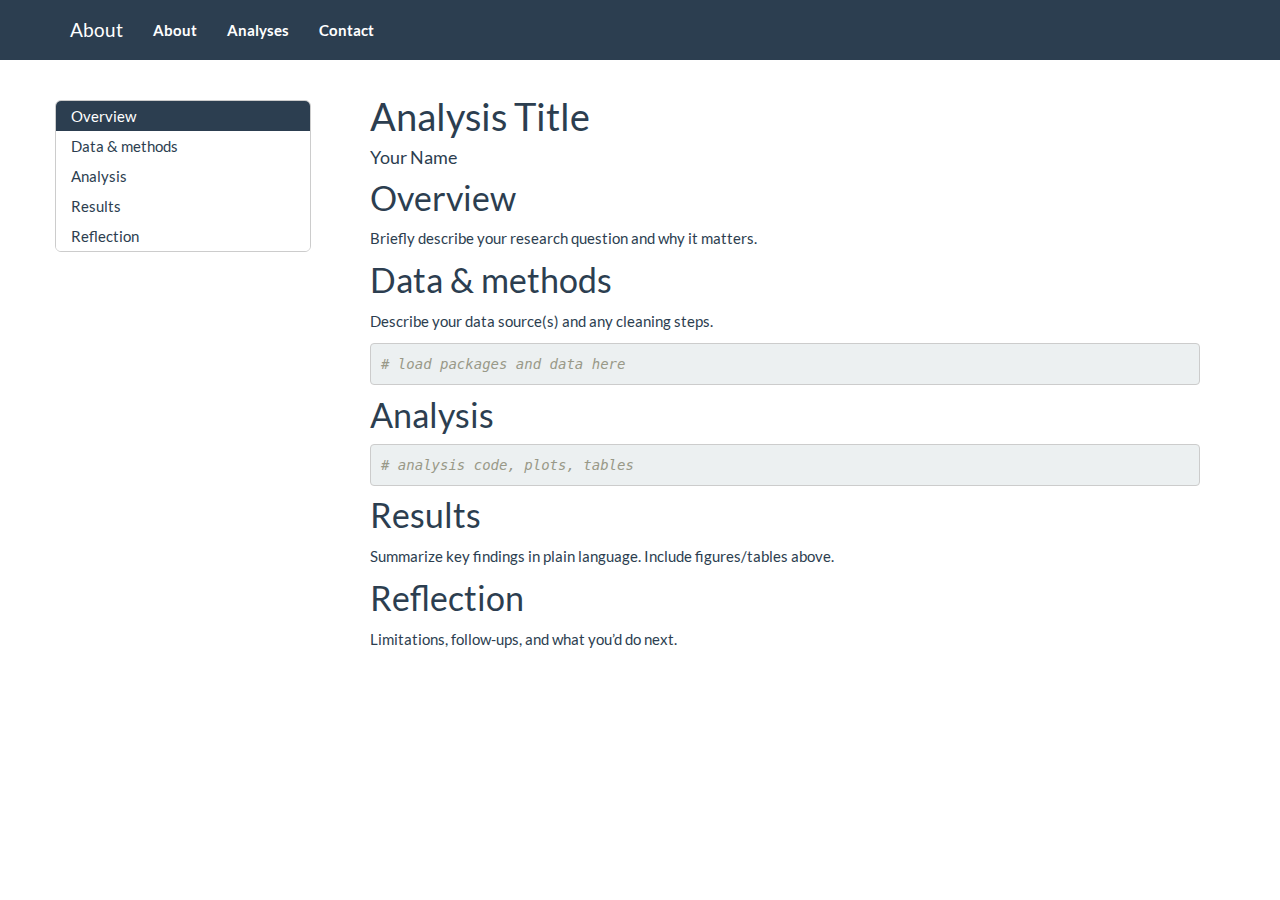
<file: docs/template-analysis.html>
<!DOCTYPE html>

<html>

<head>

<meta charset="utf-8" />
<meta name="generator" content="pandoc" />
<meta http-equiv="X-UA-Compatible" content="IE=EDGE" />


<meta name="author" content="Your Name" />


<title>Analysis Title</title>

<script src="site_libs/header-attrs-2.30/header-attrs.js"></script>
<script src="site_libs/jquery-3.6.0/jquery-3.6.0.min.js"></script>
<meta name="viewport" content="width=device-width, initial-scale=1" />
<link href="site_libs/bootstrap-3.3.5/css/flatly.min.css" rel="stylesheet" />
<script src="site_libs/bootstrap-3.3.5/js/bootstrap.min.js"></script>
<script src="site_libs/bootstrap-3.3.5/shim/html5shiv.min.js"></script>
<script src="site_libs/bootstrap-3.3.5/shim/respond.min.js"></script>
<style>h1 {font-size: 34px;}
       h1.title {font-size: 38px;}
       h2 {font-size: 30px;}
       h3 {font-size: 24px;}
       h4 {font-size: 18px;}
       h5 {font-size: 16px;}
       h6 {font-size: 12px;}
       code {color: inherit; background-color: rgba(0, 0, 0, 0.04);}
       pre:not([class]) { background-color: white }</style>
<script src="site_libs/jqueryui-1.13.2/jquery-ui.min.js"></script>
<link href="site_libs/tocify-1.9.1/jquery.tocify.css" rel="stylesheet" />
<script src="site_libs/tocify-1.9.1/jquery.tocify.js"></script>
<script src="site_libs/navigation-1.1/tabsets.js"></script>
<link href="site_libs/highlightjs-9.12.0/default.css" rel="stylesheet" />
<script src="site_libs/highlightjs-9.12.0/highlight.js"></script>

<style type="text/css">
  code{white-space: pre-wrap;}
  span.smallcaps{font-variant: small-caps;}
  span.underline{text-decoration: underline;}
  div.column{display: inline-block; vertical-align: top; width: 50%;}
  div.hanging-indent{margin-left: 1.5em; text-indent: -1.5em;}
  ul.task-list{list-style: none;}
    </style>

<style type="text/css">code{white-space: pre;}</style>
<script type="text/javascript">
if (window.hljs) {
  hljs.configure({languages: []});
  hljs.initHighlightingOnLoad();
  if (document.readyState && document.readyState === "complete") {
    window.setTimeout(function() { hljs.initHighlighting(); }, 0);
  }
}
</script>






<link rel="stylesheet" href="styles.css" type="text/css" />



<style type = "text/css">
.main-container {
  max-width: 940px;
  margin-left: auto;
  margin-right: auto;
}
img {
  max-width:100%;
}
.tabbed-pane {
  padding-top: 12px;
}
.html-widget {
  margin-bottom: 20px;
}
button.code-folding-btn:focus {
  outline: none;
}
summary {
  display: list-item;
}
details > summary > p:only-child {
  display: inline;
}
pre code {
  padding: 0;
}
</style>


<style type="text/css">
.dropdown-submenu {
  position: relative;
}
.dropdown-submenu>.dropdown-menu {
  top: 0;
  left: 100%;
  margin-top: -6px;
  margin-left: -1px;
  border-radius: 0 6px 6px 6px;
}
.dropdown-submenu:hover>.dropdown-menu {
  display: block;
}
.dropdown-submenu>a:after {
  display: block;
  content: " ";
  float: right;
  width: 0;
  height: 0;
  border-color: transparent;
  border-style: solid;
  border-width: 5px 0 5px 5px;
  border-left-color: #cccccc;
  margin-top: 5px;
  margin-right: -10px;
}
.dropdown-submenu:hover>a:after {
  border-left-color: #adb5bd;
}
.dropdown-submenu.pull-left {
  float: none;
}
.dropdown-submenu.pull-left>.dropdown-menu {
  left: -100%;
  margin-left: 10px;
  border-radius: 6px 0 6px 6px;
}
</style>

<script type="text/javascript">
// manage active state of menu based on current page
$(document).ready(function () {
  // active menu anchor
  href = window.location.pathname
  href = href.substr(href.lastIndexOf('/') + 1)
  if (href === "")
    href = "index.html";
  var menuAnchor = $('a[href="' + href + '"]');

  // mark the anchor link active (and if it's in a dropdown, also mark that active)
  var dropdown = menuAnchor.closest('li.dropdown');
  if (window.bootstrap) { // Bootstrap 4+
    menuAnchor.addClass('active');
    dropdown.find('> .dropdown-toggle').addClass('active');
  } else { // Bootstrap 3
    menuAnchor.parent().addClass('active');
    dropdown.addClass('active');
  }

  // Navbar adjustments
  var navHeight = $(".navbar").first().height() + 15;
  var style = document.createElement('style');
  var pt = "padding-top: " + navHeight + "px; ";
  var mt = "margin-top: -" + navHeight + "px; ";
  var css = "";
  // offset scroll position for anchor links (for fixed navbar)
  for (var i = 1; i <= 6; i++) {
    css += ".section h" + i + "{ " + pt + mt + "}\n";
  }
  style.innerHTML = "body {" + pt + "padding-bottom: 40px; }\n" + css;
  document.head.appendChild(style);
});
</script>

<!-- tabsets -->

<style type="text/css">
.tabset-dropdown > .nav-tabs {
  display: inline-table;
  max-height: 500px;
  min-height: 44px;
  overflow-y: auto;
  border: 1px solid #ddd;
  border-radius: 4px;
}

.tabset-dropdown > .nav-tabs > li.active:before, .tabset-dropdown > .nav-tabs.nav-tabs-open:before {
  content: "\e259";
  font-family: 'Glyphicons Halflings';
  display: inline-block;
  padding: 10px;
  border-right: 1px solid #ddd;
}

.tabset-dropdown > .nav-tabs.nav-tabs-open > li.active:before {
  content: "\e258";
  font-family: 'Glyphicons Halflings';
  border: none;
}

.tabset-dropdown > .nav-tabs > li.active {
  display: block;
}

.tabset-dropdown > .nav-tabs > li > a,
.tabset-dropdown > .nav-tabs > li > a:focus,
.tabset-dropdown > .nav-tabs > li > a:hover {
  border: none;
  display: inline-block;
  border-radius: 4px;
  background-color: transparent;
}

.tabset-dropdown > .nav-tabs.nav-tabs-open > li {
  display: block;
  float: none;
}

.tabset-dropdown > .nav-tabs > li {
  display: none;
}
</style>

<!-- code folding -->



<style type="text/css">

#TOC {
  margin: 25px 0px 20px 0px;
}
@media (max-width: 768px) {
#TOC {
  position: relative;
  width: 100%;
}
}

@media print {
.toc-content {
  /* see https://github.com/w3c/csswg-drafts/issues/4434 */
  float: right;
}
}

.toc-content {
  padding-left: 30px;
  padding-right: 40px;
}

div.main-container {
  max-width: 1200px;
}

div.tocify {
  width: 20%;
  max-width: 260px;
  max-height: 85%;
}

@media (min-width: 768px) and (max-width: 991px) {
  div.tocify {
    width: 25%;
  }
}

@media (max-width: 767px) {
  div.tocify {
    width: 100%;
    max-width: none;
  }
}

.tocify ul, .tocify li {
  line-height: 20px;
}

.tocify-subheader .tocify-item {
  font-size: 0.90em;
}

.tocify .list-group-item {
  border-radius: 0px;
}


</style>



</head>

<body>


<div class="container-fluid main-container">


<!-- setup 3col/9col grid for toc_float and main content  -->
<div class="row">
<div class="col-xs-12 col-sm-4 col-md-3">
<div id="TOC" class="tocify">
</div>
</div>

<div class="toc-content col-xs-12 col-sm-8 col-md-9">




<div class="navbar navbar-default  navbar-fixed-top" role="navigation">
  <div class="container">
    <div class="navbar-header">
      <button type="button" class="navbar-toggle collapsed" data-toggle="collapse" data-bs-toggle="collapse" data-target="#navbar" data-bs-target="#navbar">
        <span class="icon-bar"></span>
        <span class="icon-bar"></span>
        <span class="icon-bar"></span>
      </button>
      <a class="navbar-brand" href="index.html">About</a>
    </div>
    <div id="navbar" class="navbar-collapse collapse">
      <ul class="nav navbar-nav">
        <li>
  <a href="index.html">About</a>
</li>
<li>
  <a href="analyses.html">Analyses</a>
</li>
<li>
  <a href="contact.html">Contact</a>
</li>
      </ul>
      <ul class="nav navbar-nav navbar-right">
        
      </ul>
    </div><!--/.nav-collapse -->
  </div><!--/.container -->
</div><!--/.navbar -->

<div id="header">



<h1 class="title toc-ignore">Analysis Title</h1>
<h4 class="author">Your Name</h4>

</div>


<div id="overview" class="section level1">
<h1>Overview</h1>
<p>Briefly describe your research question and why it matters.</p>
</div>
<div id="data-methods" class="section level1">
<h1>Data &amp; methods</h1>
<p>Describe your data source(s) and any cleaning steps.</p>
<pre class="r"><code># load packages and data here</code></pre>
</div>
<div id="analysis" class="section level1">
<h1>Analysis</h1>
<pre class="r"><code># analysis code, plots, tables</code></pre>
</div>
<div id="results" class="section level1">
<h1>Results</h1>
<p>Summarize key findings in plain language. Include figures/tables
above.</p>
</div>
<div id="reflection" class="section level1">
<h1>Reflection</h1>
<p>Limitations, follow-ups, and what you’d do next.</p>
</div>



</div>
</div>

</div>

<script>

// add bootstrap table styles to pandoc tables
function bootstrapStylePandocTables() {
  $('tr.odd').parent('tbody').parent('table').addClass('table table-condensed');
}
$(document).ready(function () {
  bootstrapStylePandocTables();
});


</script>

<!-- tabsets -->

<script>
$(document).ready(function () {
  window.buildTabsets("TOC");
});

$(document).ready(function () {
  $('.tabset-dropdown > .nav-tabs > li').click(function () {
    $(this).parent().toggleClass('nav-tabs-open');
  });
});
</script>

<!-- code folding -->

<script>
$(document).ready(function ()  {

    // temporarily add toc-ignore selector to headers for the consistency with Pandoc
    $('.unlisted.unnumbered').addClass('toc-ignore')

    // move toc-ignore selectors from section div to header
    $('div.section.toc-ignore')
        .removeClass('toc-ignore')
        .children('h1,h2,h3,h4,h5').addClass('toc-ignore');

    // establish options
    var options = {
      selectors: "h1,h2",
      theme: "bootstrap3",
      context: '.toc-content',
      hashGenerator: function (text) {
        return text.replace(/[.\\/?&!#<>]/g, '').replace(/\s/g, '_');
      },
      ignoreSelector: ".toc-ignore",
      scrollTo: 0
    };
    options.showAndHide = true;
    options.smoothScroll = true;

    // tocify
    var toc = $("#TOC").tocify(options).data("toc-tocify");
});
</script>

<!-- dynamically load mathjax for compatibility with self-contained -->
<script>
  (function () {
    var script = document.createElement("script");
    script.type = "text/javascript";
    script.src  = "https://mathjax.rstudio.com/latest/MathJax.js?config=TeX-AMS-MML_HTMLorMML";
    document.getElementsByTagName("head")[0].appendChild(script);
  })();
</script>

</body>
</html>
</file>
<file: docs/site_libs/highlightjs-9.12.0/default.css>
.hljs-literal {
  color: #990073;
}

.hljs-number {
  color: #099;
}

.hljs-comment {
  color: #998;
  font-style: italic;
}

.hljs-keyword {
  color: #900;
  font-weight: bold;
}

.hljs-string {
  color: #d14;
}
</file>
<file: docs/styles.css>
/* Simple site styles (no gallery) */
body { line-height: 1.6; }
.navbar-nav > li > a { font-weight: 600; }
</file>
<file: docs/site_libs/bootstrap-3.3.5/css/flatly.min.css>
@font-face {
  font-family: 'Lato';
  font-style: normal;
  font-weight: 400;
  src: url(fonts/Lato.ttf) format('truetype');
}
@font-face {
  font-family: 'Lato';
  font-style: normal;
  font-weight: 700;
  src: url(fonts/LatoBold.ttf) format('truetype');
}
@font-face {
  font-family: 'Lato';
  font-style: italic;
  font-weight: 400;
  src: url(fonts/LatoItalic.ttf) format('truetype');
}

/*!
 * bootswatch v3.3.6
 * Homepage: http://bootswatch.com
 * Copyright 2012-2015 Thomas Park
 * Licensed under MIT
 * Based on Bootstrap
*//*!
 * Bootstrap v3.3.6 (http://getbootstrap.com)
 * Copyright 2011-2015 Twitter, Inc.
 * Licensed under MIT (https://github.com/twbs/bootstrap/blob/master/LICENSE)
 *//*! normalize.css v3.0.3 | MIT License | github.com/necolas/normalize.css */html{font-family:sans-serif;-ms-text-size-adjust:100%;-webkit-text-size-adjust:100%}body{margin:0}article,aside,details,figcaption,figure,footer,header,hgroup,main,menu,nav,section,summary{display:block}audio,canvas,progress,video{display:inline-block;vertical-align:baseline}audio:not([controls]){display:none;height:0}[hidden],template{display:none}a{background-color:transparent}a:active,a:hover{outline:0}abbr[title]{border-bottom:1px dotted}b,strong{font-weight:bold}dfn{font-style:italic}h1{font-size:2em;margin:0.67em 0}mark{background:#ff0;color:#000}small{font-size:80%}sub,sup{font-size:75%;line-height:0;position:relative;vertical-align:baseline}sup{top:-0.5em}sub{bottom:-0.25em}img{border:0}svg:not(:root){overflow:hidden}figure{margin:1em 40px}hr{-webkit-box-sizing:content-box;-moz-box-sizing:content-box;box-sizing:content-box;height:0}pre{overflow:auto}code,kbd,pre,samp{font-family:monospace, monospace;font-size:1em}button,input,optgroup,select,textarea{color:inherit;font:inherit;margin:0}button{overflow:visible}button,select{text-transform:none}button,html input[type="button"],input[type="reset"],input[type="submit"]{-webkit-appearance:button;cursor:pointer}button[disabled],html input[disabled]{cursor:default}button::-moz-focus-inner,input::-moz-focus-inner{border:0;padding:0}input{line-height:normal}input[type="checkbox"],input[type="radio"]{-webkit-box-sizing:border-box;-moz-box-sizing:border-box;box-sizing:border-box;padding:0}input[type="number"]::-webkit-inner-spin-button,input[type="number"]::-webkit-outer-spin-button{height:auto}input[type="search"]{-webkit-appearance:textfield;-webkit-box-sizing:content-box;-moz-box-sizing:content-box;box-sizing:content-box}input[type="search"]::-webkit-search-cancel-button,input[type="search"]::-webkit-search-decoration{-webkit-appearance:none}fieldset{border:1px solid #c0c0c0;margin:0 2px;padding:0.35em 0.625em 0.75em}legend{border:0;padding:0}textarea{overflow:auto}optgroup{font-weight:bold}table{border-collapse:collapse;border-spacing:0}td,th{padding:0}/*! Source: https://github.com/h5bp/html5-boilerplate/blob/master/src/css/main.css */@media print{*,*:before,*:after{background:transparent !important;color:#000 !important;-webkit-box-shadow:none !important;box-shadow:none !important;text-shadow:none !important}a,a:visited{text-decoration:underline}a[href]:after{content:" (" attr(href) ")"}abbr[title]:after{content:" (" attr(title) ")"}a[href^="#"]:after,a[href^="javascript:"]:after{content:""}pre,blockquote{border:1px solid #999;page-break-inside:avoid}thead{display:table-header-group}tr,img{page-break-inside:avoid}img{max-width:100% !important}p,h2,h3{orphans:3;widows:3}h2,h3{page-break-after:avoid}.navbar{display:none}.btn>.caret,.dropup>.btn>.caret{border-top-color:#000 !important}.label{border:1px solid #000}.table{border-collapse:collapse !important}.table td,.table th{background-color:#fff !important}.table-bordered th,.table-bordered td{border:1px solid #ddd !important}}@font-face{font-family:'Glyphicons Halflings';src:url('../fonts/glyphicons-halflings-regular.eot');src:url('../fonts/glyphicons-halflings-regular.eot?#iefix') format('embedded-opentype'),url('../fonts/glyphicons-halflings-regular.woff') format('woff'),url('../fonts/glyphicons-halflings-regular.ttf') format('truetype'),url('../fonts/glyphicons-halflings-regular.svg#glyphicons_halflingsregular') format('svg')}.glyphicon{position:relative;top:1px;display:inline-block;font-family:'Glyphicons Halflings';font-style:normal;font-weight:normal;line-height:1;-webkit-font-smoothing:antialiased;-moz-osx-font-smoothing:grayscale}.glyphicon-asterisk:before{content:"\002a"}.glyphicon-plus:before{content:"\002b"}.glyphicon-euro:before,.glyphicon-eur:before{content:"\20ac"}.glyphicon-minus:before{content:"\2212"}.glyphicon-cloud:before{content:"\2601"}.glyphicon-envelope:before{content:"\2709"}.glyphicon-pencil:before{content:"\270f"}.glyphicon-glass:before{content:"\e001"}.glyphicon-music:before{content:"\e002"}.glyphicon-search:before{content:"\e003"}.glyphicon-heart:before{content:"\e005"}.glyphicon-star:before{content:"\e006"}.glyphicon-star-empty:before{content:"\e007"}.glyphicon-user:before{content:"\e008"}.glyphicon-film:before{content:"\e009"}.glyphicon-th-large:before{content:"\e010"}.glyphicon-th:before{content:"\e011"}.glyphicon-th-list:before{content:"\e012"}.glyphicon-ok:before{content:"\e013"}.glyphicon-remove:before{content:"\e014"}.glyphicon-zoom-in:before{content:"\e015"}.glyphicon-zoom-out:before{content:"\e016"}.glyphicon-off:before{content:"\e017"}.glyphicon-signal:before{content:"\e018"}.glyphicon-cog:before{content:"\e019"}.glyphicon-trash:before{content:"\e020"}.glyphicon-home:before{content:"\e021"}.glyphicon-file:before{content:"\e022"}.glyphicon-time:before{content:"\e023"}.glyphicon-road:before{content:"\e024"}.glyphicon-download-alt:before{content:"\e025"}.glyphicon-download:before{content:"\e026"}.glyphicon-upload:before{content:"\e027"}.glyphicon-inbox:before{content:"\e028"}.glyphicon-play-circle:before{content:"\e029"}.glyphicon-repeat:before{content:"\e030"}.glyphicon-refresh:before{content:"\e031"}.glyphicon-list-alt:before{content:"\e032"}.glyphicon-lock:before{content:"\e033"}.glyphicon-flag:before{content:"\e034"}.glyphicon-headphones:before{content:"\e035"}.glyphicon-volume-off:before{content:"\e036"}.glyphicon-volume-down:before{content:"\e037"}.glyphicon-volume-up:before{content:"\e038"}.glyphicon-qrcode:before{content:"\e039"}.glyphicon-barcode:before{content:"\e040"}.glyphicon-tag:before{content:"\e041"}.glyphicon-tags:before{content:"\e042"}.glyphicon-book:before{content:"\e043"}.glyphicon-bookmark:before{content:"\e044"}.glyphicon-print:before{content:"\e045"}.glyphicon-camera:before{content:"\e046"}.glyphicon-font:before{content:"\e047"}.glyphicon-bold:before{content:"\e048"}.glyphicon-italic:before{content:"\e049"}.glyphicon-text-height:before{content:"\e050"}.glyphicon-text-width:before{content:"\e051"}.glyphicon-align-left:before{content:"\e052"}.glyphicon-align-center:before{content:"\e053"}.glyphicon-align-right:before{content:"\e054"}.glyphicon-align-justify:before{content:"\e055"}.glyphicon-list:before{content:"\e056"}.glyphicon-indent-left:before{content:"\e057"}.glyphicon-indent-right:before{content:"\e058"}.glyphicon-facetime-video:before{content:"\e059"}.glyphicon-picture:before{content:"\e060"}.glyphicon-map-marker:before{content:"\e062"}.glyphicon-adjust:before{content:"\e063"}.glyphicon-tint:before{content:"\e064"}.glyphicon-edit:before{content:"\e065"}.glyphicon-share:before{content:"\e066"}.glyphicon-check:before{content:"\e067"}.glyphicon-move:before{content:"\e068"}.glyphicon-step-backward:before{content:"\e069"}.glyphicon-fast-backward:before{content:"\e070"}.glyphicon-backward:before{content:"\e071"}.glyphicon-play:before{content:"\e072"}.glyphicon-pause:before{content:"\e073"}.glyphicon-stop:before{content:"\e074"}.glyphicon-forward:before{content:"\e075"}.glyphicon-fast-forward:before{content:"\e076"}.glyphicon-step-forward:before{content:"\e077"}.glyphicon-eject:before{content:"\e078"}.glyphicon-chevron-left:before{content:"\e079"}.glyphicon-chevron-right:before{content:"\e080"}.glyphicon-plus-sign:before{content:"\e081"}.glyphicon-minus-sign:before{content:"\e082"}.glyphicon-remove-sign:before{content:"\e083"}.glyphicon-ok-sign:before{content:"\e084"}.glyphicon-question-sign:before{content:"\e085"}.glyphicon-info-sign:before{content:"\e086"}.glyphicon-screenshot:before{content:"\e087"}.glyphicon-remove-circle:before{content:"\e088"}.glyphicon-ok-circle:before{content:"\e089"}.glyphicon-ban-circle:before{content:"\e090"}.glyphicon-arrow-left:before{content:"\e091"}.glyphicon-arrow-right:before{content:"\e092"}.glyphicon-arrow-up:before{content:"\e093"}.glyphicon-arrow-down:before{content:"\e094"}.glyphicon-share-alt:before{content:"\e095"}.glyphicon-resize-full:before{content:"\e096"}.glyphicon-resize-small:before{content:"\e097"}.glyphicon-exclamation-sign:before{content:"\e101"}.glyphicon-gift:before{content:"\e102"}.glyphicon-leaf:before{content:"\e103"}.glyphicon-fire:before{content:"\e104"}.glyphicon-eye-open:before{content:"\e105"}.glyphicon-eye-close:before{content:"\e106"}.glyphicon-warning-sign:before{content:"\e107"}.glyphicon-plane:before{content:"\e108"}.glyphicon-calendar:before{content:"\e109"}.glyphicon-random:before{content:"\e110"}.glyphicon-comment:before{content:"\e111"}.glyphicon-magnet:before{content:"\e112"}.glyphicon-chevron-up:before{content:"\e113"}.glyphicon-chevron-down:before{content:"\e114"}.glyphicon-retweet:before{content:"\e115"}.glyphicon-shopping-cart:before{content:"\e116"}.glyphicon-folder-close:before{content:"\e117"}.glyphicon-folder-open:before{content:"\e118"}.glyphicon-resize-vertical:before{content:"\e119"}.glyphicon-resize-horizontal:before{content:"\e120"}.glyphicon-hdd:before{content:"\e121"}.glyphicon-bullhorn:before{content:"\e122"}.glyphicon-bell:before{content:"\e123"}.glyphicon-certificate:before{content:"\e124"}.glyphicon-thumbs-up:before{content:"\e125"}.glyphicon-thumbs-down:before{content:"\e126"}.glyphicon-hand-right:before{content:"\e127"}.glyphicon-hand-left:before{content:"\e128"}.glyphicon-hand-up:before{content:"\e129"}.glyphicon-hand-down:before{content:"\e130"}.glyphicon-circle-arrow-right:before{content:"\e131"}.glyphicon-circle-arrow-left:before{content:"\e132"}.glyphicon-circle-arrow-up:before{content:"\e133"}.glyphicon-circle-arrow-down:before{content:"\e134"}.glyphicon-globe:before{content:"\e135"}.glyphicon-wrench:before{content:"\e136"}.glyphicon-tasks:before{content:"\e137"}.glyphicon-filter:before{content:"\e138"}.glyphicon-briefcase:before{content:"\e139"}.glyphicon-fullscreen:before{content:"\e140"}.glyphicon-dashboard:before{content:"\e141"}.glyphicon-paperclip:before{content:"\e142"}.glyphicon-heart-empty:before{content:"\e143"}.glyphicon-link:before{content:"\e144"}.glyphicon-phone:before{content:"\e145"}.glyphicon-pushpin:before{content:"\e146"}.glyphicon-usd:before{content:"\e148"}.glyphicon-gbp:before{content:"\e149"}.glyphicon-sort:before{content:"\e150"}.glyphicon-sort-by-alphabet:before{content:"\e151"}.glyphicon-sort-by-alphabet-alt:before{content:"\e152"}.glyphicon-sort-by-order:before{content:"\e153"}.glyphicon-sort-by-order-alt:before{content:"\e154"}.glyphicon-sort-by-attributes:before{content:"\e155"}.glyphicon-sort-by-attributes-alt:before{content:"\e156"}.glyphicon-unchecked:before{content:"\e157"}.glyphicon-expand:before{content:"\e158"}.glyphicon-collapse-down:before{content:"\e159"}.glyphicon-collapse-up:before{content:"\e160"}.glyphicon-log-in:before{content:"\e161"}.glyphicon-flash:before{content:"\e162"}.glyphicon-log-out:before{content:"\e163"}.glyphicon-new-window:before{content:"\e164"}.glyphicon-record:before{content:"\e165"}.glyphicon-save:before{content:"\e166"}.glyphicon-open:before{content:"\e167"}.glyphicon-saved:before{content:"\e168"}.glyphicon-import:before{content:"\e169"}.glyphicon-export:before{content:"\e170"}.glyphicon-send:before{content:"\e171"}.glyphicon-floppy-disk:before{content:"\e172"}.glyphicon-floppy-saved:before{content:"\e173"}.glyphicon-floppy-remove:before{content:"\e174"}.glyphicon-floppy-save:before{content:"\e175"}.glyphicon-floppy-open:before{content:"\e176"}.glyphicon-credit-card:before{content:"\e177"}.glyphicon-transfer:before{content:"\e178"}.glyphicon-cutlery:before{content:"\e179"}.glyphicon-header:before{content:"\e180"}.glyphicon-compressed:before{content:"\e181"}.glyphicon-earphone:before{content:"\e182"}.glyphicon-phone-alt:before{content:"\e183"}.glyphicon-tower:before{content:"\e184"}.glyphicon-stats:before{content:"\e185"}.glyphicon-sd-video:before{content:"\e186"}.glyphicon-hd-video:before{content:"\e187"}.glyphicon-subtitles:before{content:"\e188"}.glyphicon-sound-stereo:before{content:"\e189"}.glyphicon-sound-dolby:before{content:"\e190"}.glyphicon-sound-5-1:before{content:"\e191"}.glyphicon-sound-6-1:before{content:"\e192"}.glyphicon-sound-7-1:before{content:"\e193"}.glyphicon-copyright-mark:before{content:"\e194"}.glyphicon-registration-mark:before{content:"\e195"}.glyphicon-cloud-download:before{content:"\e197"}.glyphicon-cloud-upload:before{content:"\e198"}.glyphicon-tree-conifer:before{content:"\e199"}.glyphicon-tree-deciduous:before{content:"\e200"}.glyphicon-cd:before{content:"\e201"}.glyphicon-save-file:before{content:"\e202"}.glyphicon-open-file:before{content:"\e203"}.glyphicon-level-up:before{content:"\e204"}.glyphicon-copy:before{content:"\e205"}.glyphicon-paste:before{content:"\e206"}.glyphicon-alert:before{content:"\e209"}.glyphicon-equalizer:before{content:"\e210"}.glyphicon-king:before{content:"\e211"}.glyphicon-queen:before{content:"\e212"}.glyphicon-pawn:before{content:"\e213"}.glyphicon-bishop:before{content:"\e214"}.glyphicon-knight:before{content:"\e215"}.glyphicon-baby-formula:before{content:"\e216"}.glyphicon-tent:before{content:"\26fa"}.glyphicon-blackboard:before{content:"\e218"}.glyphicon-bed:before{content:"\e219"}.glyphicon-apple:before{content:"\f8ff"}.glyphicon-erase:before{content:"\e221"}.glyphicon-hourglass:before{content:"\231b"}.glyphicon-lamp:before{content:"\e223"}.glyphicon-duplicate:before{content:"\e224"}.glyphicon-piggy-bank:before{content:"\e225"}.glyphicon-scissors:before{content:"\e226"}.glyphicon-bitcoin:before{content:"\e227"}.glyphicon-btc:before{content:"\e227"}.glyphicon-xbt:before{content:"\e227"}.glyphicon-yen:before{content:"\00a5"}.glyphicon-jpy:before{content:"\00a5"}.glyphicon-ruble:before{content:"\20bd"}.glyphicon-rub:before{content:"\20bd"}.glyphicon-scale:before{content:"\e230"}.glyphicon-ice-lolly:before{content:"\e231"}.glyphicon-ice-lolly-tasted:before{content:"\e232"}.glyphicon-education:before{content:"\e233"}.glyphicon-option-horizontal:before{content:"\e234"}.glyphicon-option-vertical:before{content:"\e235"}.glyphicon-menu-hamburger:before{content:"\e236"}.glyphicon-modal-window:before{content:"\e237"}.glyphicon-oil:before{content:"\e238"}.glyphicon-grain:before{content:"\e239"}.glyphicon-sunglasses:before{content:"\e240"}.glyphicon-text-size:before{content:"\e241"}.glyphicon-text-color:before{content:"\e242"}.glyphicon-text-background:before{content:"\e243"}.glyphicon-object-align-top:before{content:"\e244"}.glyphicon-object-align-bottom:before{content:"\e245"}.glyphicon-object-align-horizontal:before{content:"\e246"}.glyphicon-object-align-left:before{content:"\e247"}.glyphicon-object-align-vertical:before{content:"\e248"}.glyphicon-object-align-right:before{content:"\e249"}.glyphicon-triangle-right:before{content:"\e250"}.glyphicon-triangle-left:before{content:"\e251"}.glyphicon-triangle-bottom:before{content:"\e252"}.glyphicon-triangle-top:before{content:"\e253"}.glyphicon-console:before{content:"\e254"}.glyphicon-superscript:before{content:"\e255"}.glyphicon-subscript:before{content:"\e256"}.glyphicon-menu-left:before{content:"\e257"}.glyphicon-menu-right:before{content:"\e258"}.glyphicon-menu-down:before{content:"\e259"}.glyphicon-menu-up:before{content:"\e260"}*{-webkit-box-sizing:border-box;-moz-box-sizing:border-box;box-sizing:border-box}*:before,*:after{-webkit-box-sizing:border-box;-moz-box-sizing:border-box;box-sizing:border-box}html{font-size:10px;-webkit-tap-highlight-color:rgba(0,0,0,0)}body{font-family:"Lato","Helvetica Neue",Helvetica,Arial,sans-serif;font-size:15px;line-height:1.42857143;color:#2c3e50;background-color:#ffffff}input,button,select,textarea{font-family:inherit;font-size:inherit;line-height:inherit}a{color:#18bc9c;text-decoration:none}a:hover,a:focus{color:#18bc9c;text-decoration:underline}a:focus{outline:thin dotted;outline:5px auto -webkit-focus-ring-color;outline-offset:-2px}figure{margin:0}img{vertical-align:middle}.img-responsive,.thumbnail>img,.thumbnail a>img,.carousel-inner>.item>img,.carousel-inner>.item>a>img{display:block;max-width:100%;height:auto}.img-rounded{border-radius:6px}.img-thumbnail{padding:4px;line-height:1.42857143;background-color:#ffffff;border:1px solid #ecf0f1;border-radius:4px;-webkit-transition:all .2s ease-in-out;-o-transition:all .2s ease-in-out;transition:all .2s ease-in-out;display:inline-block;max-width:100%;height:auto}.img-circle{border-radius:50%}hr{margin-top:21px;margin-bottom:21px;border:0;border-top:1px solid #ecf0f1}.sr-only{position:absolute;width:1px;height:1px;margin:-1px;padding:0;overflow:hidden;clip:rect(0, 0, 0, 0);border:0}.sr-only-focusable:active,.sr-only-focusable:focus{position:static;width:auto;height:auto;margin:0;overflow:visible;clip:auto}[role="button"]{cursor:pointer}h1,h2,h3,h4,h5,h6,.h1,.h2,.h3,.h4,.h5,.h6{font-family:"Lato","Helvetica Neue",Helvetica,Arial,sans-serif;font-weight:400;line-height:1.1;color:inherit}h1 small,h2 small,h3 small,h4 small,h5 small,h6 small,.h1 small,.h2 small,.h3 small,.h4 small,.h5 small,.h6 small,h1 .small,h2 .small,h3 .small,h4 .small,h5 .small,h6 .small,.h1 .small,.h2 .small,.h3 .small,.h4 .small,.h5 .small,.h6 .small{font-weight:normal;line-height:1;color:#b4bcc2}h1,.h1,h2,.h2,h3,.h3{margin-top:21px;margin-bottom:10.5px}h1 small,.h1 small,h2 small,.h2 small,h3 small,.h3 small,h1 .small,.h1 .small,h2 .small,.h2 .small,h3 .small,.h3 .small{font-size:65%}h4,.h4,h5,.h5,h6,.h6{margin-top:10.5px;margin-bottom:10.5px}h4 small,.h4 small,h5 small,.h5 small,h6 small,.h6 small,h4 .small,.h4 .small,h5 .small,.h5 .small,h6 .small,.h6 .small{font-size:75%}h1,.h1{font-size:39px}h2,.h2{font-size:32px}h3,.h3{font-size:26px}h4,.h4{font-size:19px}h5,.h5{font-size:15px}h6,.h6{font-size:13px}p{margin:0 0 10.5px}.lead{margin-bottom:21px;font-size:17px;font-weight:300;line-height:1.4}@media (min-width:768px){.lead{font-size:22.5px}}small,.small{font-size:86%}mark,.mark{background-color:#f39c12;padding:.2em}.text-left{text-align:left}.text-right{text-align:right}.text-center{text-align:center}.text-justify{text-align:justify}.text-nowrap{white-space:nowrap}.text-lowercase{text-transform:lowercase}.text-uppercase{text-transform:uppercase}.text-capitalize{text-transform:capitalize}.text-muted{color:#b4bcc2}.text-primary{color:#2c3e50}a.text-primary:hover,a.text-primary:focus{color:#1a242f}.text-success{color:#ffffff}a.text-success:hover,a.text-success:focus{color:#e6e6e6}.text-info{color:#ffffff}a.text-info:hover,a.text-info:focus{color:#e6e6e6}.text-warning{color:#ffffff}a.text-warning:hover,a.text-warning:focus{color:#e6e6e6}.text-danger{color:#ffffff}a.text-danger:hover,a.text-danger:focus{color:#e6e6e6}.bg-primary{color:#fff;background-color:#2c3e50}a.bg-primary:hover,a.bg-primary:focus{background-color:#1a242f}.bg-success{background-color:#18bc9c}a.bg-success:hover,a.bg-success:focus{background-color:#128f76}.bg-info{background-color:#3498db}a.bg-info:hover,a.bg-info:focus{background-color:#217dbb}.bg-warning{background-color:#f39c12}a.bg-warning:hover,a.bg-warning:focus{background-color:#c87f0a}.bg-danger{background-color:#e74c3c}a.bg-danger:hover,a.bg-danger:focus{background-color:#d62c1a}.page-header{padding-bottom:9.5px;margin:42px 0 21px;border-bottom:1px solid transparent}ul,ol{margin-top:0;margin-bottom:10.5px}ul ul,ol ul,ul ol,ol ol{margin-bottom:0}.list-unstyled{padding-left:0;list-style:none}.list-inline{padding-left:0;list-style:none;margin-left:-5px}.list-inline>li{display:inline-block;padding-left:5px;padding-right:5px}dl{margin-top:0;margin-bottom:21px}dt,dd{line-height:1.42857143}dt{font-weight:bold}dd{margin-left:0}@media (min-width:768px){.dl-horizontal dt{float:left;width:160px;clear:left;text-align:right;overflow:hidden;text-overflow:ellipsis;white-space:nowrap}.dl-horizontal dd{margin-left:180px}}abbr[title],abbr[data-original-title]{cursor:help;border-bottom:1px dotted #b4bcc2}.initialism{font-size:90%;text-transform:uppercase}blockquote{padding:10.5px 21px;margin:0 0 21px;font-size:18.75px;border-left:5px solid #ecf0f1}blockquote p:last-child,blockquote ul:last-child,blockquote ol:last-child{margin-bottom:0}blockquote footer,blockquote small,blockquote .small{display:block;font-size:80%;line-height:1.42857143;color:#b4bcc2}blockquote footer:before,blockquote small:before,blockquote .small:before{content:'\2014 \00A0'}.blockquote-reverse,blockquote.pull-right{padding-right:15px;padding-left:0;border-right:5px solid #ecf0f1;border-left:0;text-align:right}.blockquote-reverse footer:before,blockquote.pull-right footer:before,.blockquote-reverse small:before,blockquote.pull-right small:before,.blockquote-reverse .small:before,blockquote.pull-right .small:before{content:''}.blockquote-reverse footer:after,blockquote.pull-right footer:after,.blockquote-reverse small:after,blockquote.pull-right small:after,.blockquote-reverse .small:after,blockquote.pull-right .small:after{content:'\00A0 \2014'}address{margin-bottom:21px;font-style:normal;line-height:1.42857143}code,kbd,pre,samp{font-family:monospace}code{padding:2px 4px;font-size:90%;color:#c7254e;background-color:#f9f2f4;border-radius:4px}kbd{padding:2px 4px;font-size:90%;color:#ffffff;background-color:#333333;border-radius:3px;-webkit-box-shadow:inset 0 -1px 0 rgba(0,0,0,0.25);box-shadow:inset 0 -1px 0 rgba(0,0,0,0.25)}kbd kbd{padding:0;font-size:100%;font-weight:bold;-webkit-box-shadow:none;box-shadow:none}pre{display:block;padding:10px;margin:0 0 10.5px;font-size:14px;line-height:1.42857143;word-break:break-all;word-wrap:break-word;color:#7b8a8b;background-color:#ecf0f1;border:1px solid #cccccc;border-radius:4px}pre code{padding:0;font-size:inherit;color:inherit;white-space:pre-wrap;background-color:transparent;border-radius:0}.pre-scrollable{max-height:340px;overflow-y:scroll}.container{margin-right:auto;margin-left:auto;padding-left:15px;padding-right:15px}@media (min-width:768px){.container{width:750px}}@media (min-width:992px){.container{width:970px}}@media (min-width:1200px){.container{width:1170px}}.container-fluid{margin-right:auto;margin-left:auto;padding-left:15px;padding-right:15px}.row{margin-left:-15px;margin-right:-15px}.col-xs-1,.col-sm-1,.col-md-1,.col-lg-1,.col-xs-2,.col-sm-2,.col-md-2,.col-lg-2,.col-xs-3,.col-sm-3,.col-md-3,.col-lg-3,.col-xs-4,.col-sm-4,.col-md-4,.col-lg-4,.col-xs-5,.col-sm-5,.col-md-5,.col-lg-5,.col-xs-6,.col-sm-6,.col-md-6,.col-lg-6,.col-xs-7,.col-sm-7,.col-md-7,.col-lg-7,.col-xs-8,.col-sm-8,.col-md-8,.col-lg-8,.col-xs-9,.col-sm-9,.col-md-9,.col-lg-9,.col-xs-10,.col-sm-10,.col-md-10,.col-lg-10,.col-xs-11,.col-sm-11,.col-md-11,.col-lg-11,.col-xs-12,.col-sm-12,.col-md-12,.col-lg-12{position:relative;min-height:1px;padding-left:15px;padding-right:15px}.col-xs-1,.col-xs-2,.col-xs-3,.col-xs-4,.col-xs-5,.col-xs-6,.col-xs-7,.col-xs-8,.col-xs-9,.col-xs-10,.col-xs-11,.col-xs-12{float:left}.col-xs-12{width:100%}.col-xs-11{width:91.66666667%}.col-xs-10{width:83.33333333%}.col-xs-9{width:75%}.col-xs-8{width:66.66666667%}.col-xs-7{width:58.33333333%}.col-xs-6{width:50%}.col-xs-5{width:41.66666667%}.col-xs-4{width:33.33333333%}.col-xs-3{width:25%}.col-xs-2{width:16.66666667%}.col-xs-1{width:8.33333333%}.col-xs-pull-12{right:100%}.col-xs-pull-11{right:91.66666667%}.col-xs-pull-10{right:83.33333333%}.col-xs-pull-9{right:75%}.col-xs-pull-8{right:66.66666667%}.col-xs-pull-7{right:58.33333333%}.col-xs-pull-6{right:50%}.col-xs-pull-5{right:41.66666667%}.col-xs-pull-4{right:33.33333333%}.col-xs-pull-3{right:25%}.col-xs-pull-2{right:16.66666667%}.col-xs-pull-1{right:8.33333333%}.col-xs-pull-0{right:auto}.col-xs-push-12{left:100%}.col-xs-push-11{left:91.66666667%}.col-xs-push-10{left:83.33333333%}.col-xs-push-9{left:75%}.col-xs-push-8{left:66.66666667%}.col-xs-push-7{left:58.33333333%}.col-xs-push-6{left:50%}.col-xs-push-5{left:41.66666667%}.col-xs-push-4{left:33.33333333%}.col-xs-push-3{left:25%}.col-xs-push-2{left:16.66666667%}.col-xs-push-1{left:8.33333333%}.col-xs-push-0{left:auto}.col-xs-offset-12{margin-left:100%}.col-xs-offset-11{margin-left:91.66666667%}.col-xs-offset-10{margin-left:83.33333333%}.col-xs-offset-9{margin-left:75%}.col-xs-offset-8{margin-left:66.66666667%}.col-xs-offset-7{margin-left:58.33333333%}.col-xs-offset-6{margin-left:50%}.col-xs-offset-5{margin-left:41.66666667%}.col-xs-offset-4{margin-left:33.33333333%}.col-xs-offset-3{margin-left:25%}.col-xs-offset-2{margin-left:16.66666667%}.col-xs-offset-1{margin-left:8.33333333%}.col-xs-offset-0{margin-left:0%}@media (min-width:768px){.col-sm-1,.col-sm-2,.col-sm-3,.col-sm-4,.col-sm-5,.col-sm-6,.col-sm-7,.col-sm-8,.col-sm-9,.col-sm-10,.col-sm-11,.col-sm-12{float:left}.col-sm-12{width:100%}.col-sm-11{width:91.66666667%}.col-sm-10{width:83.33333333%}.col-sm-9{width:75%}.col-sm-8{width:66.66666667%}.col-sm-7{width:58.33333333%}.col-sm-6{width:50%}.col-sm-5{width:41.66666667%}.col-sm-4{width:33.33333333%}.col-sm-3{width:25%}.col-sm-2{width:16.66666667%}.col-sm-1{width:8.33333333%}.col-sm-pull-12{right:100%}.col-sm-pull-11{right:91.66666667%}.col-sm-pull-10{right:83.33333333%}.col-sm-pull-9{right:75%}.col-sm-pull-8{right:66.66666667%}.col-sm-pull-7{right:58.33333333%}.col-sm-pull-6{right:50%}.col-sm-pull-5{right:41.66666667%}.col-sm-pull-4{right:33.33333333%}.col-sm-pull-3{right:25%}.col-sm-pull-2{right:16.66666667%}.col-sm-pull-1{right:8.33333333%}.col-sm-pull-0{right:auto}.col-sm-push-12{left:100%}.col-sm-push-11{left:91.66666667%}.col-sm-push-10{left:83.33333333%}.col-sm-push-9{left:75%}.col-sm-push-8{left:66.66666667%}.col-sm-push-7{left:58.33333333%}.col-sm-push-6{left:50%}.col-sm-push-5{left:41.66666667%}.col-sm-push-4{left:33.33333333%}.col-sm-push-3{left:25%}.col-sm-push-2{left:16.66666667%}.col-sm-push-1{left:8.33333333%}.col-sm-push-0{left:auto}.col-sm-offset-12{margin-left:100%}.col-sm-offset-11{margin-left:91.66666667%}.col-sm-offset-10{margin-left:83.33333333%}.col-sm-offset-9{margin-left:75%}.col-sm-offset-8{margin-left:66.66666667%}.col-sm-offset-7{margin-left:58.33333333%}.col-sm-offset-6{margin-left:50%}.col-sm-offset-5{margin-left:41.66666667%}.col-sm-offset-4{margin-left:33.33333333%}.col-sm-offset-3{margin-left:25%}.col-sm-offset-2{margin-left:16.66666667%}.col-sm-offset-1{margin-left:8.33333333%}.col-sm-offset-0{margin-left:0%}}@media (min-width:992px){.col-md-1,.col-md-2,.col-md-3,.col-md-4,.col-md-5,.col-md-6,.col-md-7,.col-md-8,.col-md-9,.col-md-10,.col-md-11,.col-md-12{float:left}.col-md-12{width:100%}.col-md-11{width:91.66666667%}.col-md-10{width:83.33333333%}.col-md-9{width:75%}.col-md-8{width:66.66666667%}.col-md-7{width:58.33333333%}.col-md-6{width:50%}.col-md-5{width:41.66666667%}.col-md-4{width:33.33333333%}.col-md-3{width:25%}.col-md-2{width:16.66666667%}.col-md-1{width:8.33333333%}.col-md-pull-12{right:100%}.col-md-pull-11{right:91.66666667%}.col-md-pull-10{right:83.33333333%}.col-md-pull-9{right:75%}.col-md-pull-8{right:66.66666667%}.col-md-pull-7{right:58.33333333%}.col-md-pull-6{right:50%}.col-md-pull-5{right:41.66666667%}.col-md-pull-4{right:33.33333333%}.col-md-pull-3{right:25%}.col-md-pull-2{right:16.66666667%}.col-md-pull-1{right:8.33333333%}.col-md-pull-0{right:auto}.col-md-push-12{left:100%}.col-md-push-11{left:91.66666667%}.col-md-push-10{left:83.33333333%}.col-md-push-9{left:75%}.col-md-push-8{left:66.66666667%}.col-md-push-7{left:58.33333333%}.col-md-push-6{left:50%}.col-md-push-5{left:41.66666667%}.col-md-push-4{left:33.33333333%}.col-md-push-3{left:25%}.col-md-push-2{left:16.66666667%}.col-md-push-1{left:8.33333333%}.col-md-push-0{left:auto}.col-md-offset-12{margin-left:100%}.col-md-offset-11{margin-left:91.66666667%}.col-md-offset-10{margin-left:83.33333333%}.col-md-offset-9{margin-left:75%}.col-md-offset-8{margin-left:66.66666667%}.col-md-offset-7{margin-left:58.33333333%}.col-md-offset-6{margin-left:50%}.col-md-offset-5{margin-left:41.66666667%}.col-md-offset-4{margin-left:33.33333333%}.col-md-offset-3{margin-left:25%}.col-md-offset-2{margin-left:16.66666667%}.col-md-offset-1{margin-left:8.33333333%}.col-md-offset-0{margin-left:0%}}@media (min-width:1200px){.col-lg-1,.col-lg-2,.col-lg-3,.col-lg-4,.col-lg-5,.col-lg-6,.col-lg-7,.col-lg-8,.col-lg-9,.col-lg-10,.col-lg-11,.col-lg-12{float:left}.col-lg-12{width:100%}.col-lg-11{width:91.66666667%}.col-lg-10{width:83.33333333%}.col-lg-9{width:75%}.col-lg-8{width:66.66666667%}.col-lg-7{width:58.33333333%}.col-lg-6{width:50%}.col-lg-5{width:41.66666667%}.col-lg-4{width:33.33333333%}.col-lg-3{width:25%}.col-lg-2{width:16.66666667%}.col-lg-1{width:8.33333333%}.col-lg-pull-12{right:100%}.col-lg-pull-11{right:91.66666667%}.col-lg-pull-10{right:83.33333333%}.col-lg-pull-9{right:75%}.col-lg-pull-8{right:66.66666667%}.col-lg-pull-7{right:58.33333333%}.col-lg-pull-6{right:50%}.col-lg-pull-5{right:41.66666667%}.col-lg-pull-4{right:33.33333333%}.col-lg-pull-3{right:25%}.col-lg-pull-2{right:16.66666667%}.col-lg-pull-1{right:8.33333333%}.col-lg-pull-0{right:auto}.col-lg-push-12{left:100%}.col-lg-push-11{left:91.66666667%}.col-lg-push-10{left:83.33333333%}.col-lg-push-9{left:75%}.col-lg-push-8{left:66.66666667%}.col-lg-push-7{left:58.33333333%}.col-lg-push-6{left:50%}.col-lg-push-5{left:41.66666667%}.col-lg-push-4{left:33.33333333%}.col-lg-push-3{left:25%}.col-lg-push-2{left:16.66666667%}.col-lg-push-1{left:8.33333333%}.col-lg-push-0{left:auto}.col-lg-offset-12{margin-left:100%}.col-lg-offset-11{margin-left:91.66666667%}.col-lg-offset-10{margin-left:83.33333333%}.col-lg-offset-9{margin-left:75%}.col-lg-offset-8{margin-left:66.66666667%}.col-lg-offset-7{margin-left:58.33333333%}.col-lg-offset-6{margin-left:50%}.col-lg-offset-5{margin-left:41.66666667%}.col-lg-offset-4{margin-left:33.33333333%}.col-lg-offset-3{margin-left:25%}.col-lg-offset-2{margin-left:16.66666667%}.col-lg-offset-1{margin-left:8.33333333%}.col-lg-offset-0{margin-left:0%}}table{background-color:transparent}caption{padding-top:8px;padding-bottom:8px;color:#b4bcc2;text-align:left}th{}.table{width:100%;max-width:100%;margin-bottom:21px}.table>thead>tr>th,.table>tbody>tr>th,.table>tfoot>tr>th,.table>thead>tr>td,.table>tbody>tr>td,.table>tfoot>tr>td{padding:8px;line-height:1.42857143;vertical-align:top;border-top:1px solid #ecf0f1}.table>thead>tr>th{vertical-align:bottom;border-bottom:2px solid #ecf0f1}.table>caption+thead>tr:first-child>th,.table>colgroup+thead>tr:first-child>th,.table>thead:first-child>tr:first-child>th,.table>caption+thead>tr:first-child>td,.table>colgroup+thead>tr:first-child>td,.table>thead:first-child>tr:first-child>td{border-top:0}.table>tbody+tbody{border-top:2px solid #ecf0f1}.table .table{background-color:#ffffff}.table-condensed>thead>tr>th,.table-condensed>tbody>tr>th,.table-condensed>tfoot>tr>th,.table-condensed>thead>tr>td,.table-condensed>tbody>tr>td,.table-condensed>tfoot>tr>td{padding:5px}.table-bordered{border:1px solid #ecf0f1}.table-bordered>thead>tr>th,.table-bordered>tbody>tr>th,.table-bordered>tfoot>tr>th,.table-bordered>thead>tr>td,.table-bordered>tbody>tr>td,.table-bordered>tfoot>tr>td{border:1px solid #ecf0f1}.table-bordered>thead>tr>th,.table-bordered>thead>tr>td{border-bottom-width:2px}.table-striped>tbody>tr:nth-of-type(odd){background-color:#f9f9f9}.table-hover>tbody>tr:hover{background-color:#ecf0f1}table col[class*="col-"]{position:static;float:none;display:table-column}table td[class*="col-"],table th[class*="col-"]{position:static;float:none;display:table-cell}.table>thead>tr>td.active,.table>tbody>tr>td.active,.table>tfoot>tr>td.active,.table>thead>tr>th.active,.table>tbody>tr>th.active,.table>tfoot>tr>th.active,.table>thead>tr.active>td,.table>tbody>tr.active>td,.table>tfoot>tr.active>td,.table>thead>tr.active>th,.table>tbody>tr.active>th,.table>tfoot>tr.active>th{background-color:#ecf0f1}.table-hover>tbody>tr>td.active:hover,.table-hover>tbody>tr>th.active:hover,.table-hover>tbody>tr.active:hover>td,.table-hover>tbody>tr:hover>.active,.table-hover>tbody>tr.active:hover>th{background-color:#dde4e6}.table>thead>tr>td.success,.table>tbody>tr>td.success,.table>tfoot>tr>td.success,.table>thead>tr>th.success,.table>tbody>tr>th.success,.table>tfoot>tr>th.success,.table>thead>tr.success>td,.table>tbody>tr.success>td,.table>tfoot>tr.success>td,.table>thead>tr.success>th,.table>tbody>tr.success>th,.table>tfoot>tr.success>th{background-color:#18bc9c}.table-hover>tbody>tr>td.success:hover,.table-hover>tbody>tr>th.success:hover,.table-hover>tbody>tr.success:hover>td,.table-hover>tbody>tr:hover>.success,.table-hover>tbody>tr.success:hover>th{background-color:#15a589}.table>thead>tr>td.info,.table>tbody>tr>td.info,.table>tfoot>tr>td.info,.table>thead>tr>th.info,.table>tbody>tr>th.info,.table>tfoot>tr>th.info,.table>thead>tr.info>td,.table>tbody>tr.info>td,.table>tfoot>tr.info>td,.table>thead>tr.info>th,.table>tbody>tr.info>th,.table>tfoot>tr.info>th{background-color:#3498db}.table-hover>tbody>tr>td.info:hover,.table-hover>tbody>tr>th.info:hover,.table-hover>tbody>tr.info:hover>td,.table-hover>tbody>tr:hover>.info,.table-hover>tbody>tr.info:hover>th{background-color:#258cd1}.table>thead>tr>td.warning,.table>tbody>tr>td.warning,.table>tfoot>tr>td.warning,.table>thead>tr>th.warning,.table>tbody>tr>th.warning,.table>tfoot>tr>th.warning,.table>thead>tr.warning>td,.table>tbody>tr.warning>td,.table>tfoot>tr.warning>td,.table>thead>tr.warning>th,.table>tbody>tr.warning>th,.table>tfoot>tr.warning>th{background-color:#f39c12}.table-hover>tbody>tr>td.warning:hover,.table-hover>tbody>tr>th.warning:hover,.table-hover>tbody>tr.warning:hover>td,.table-hover>tbody>tr:hover>.warning,.table-hover>tbody>tr.warning:hover>th{background-color:#e08e0b}.table>thead>tr>td.danger,.table>tbody>tr>td.danger,.table>tfoot>tr>td.danger,.table>thead>tr>th.danger,.table>tbody>tr>th.danger,.table>tfoot>tr>th.danger,.table>thead>tr.danger>td,.table>tbody>tr.danger>td,.table>tfoot>tr.danger>td,.table>thead>tr.danger>th,.table>tbody>tr.danger>th,.table>tfoot>tr.danger>th{background-color:#e74c3c}.table-hover>tbody>tr>td.danger:hover,.table-hover>tbody>tr>th.danger:hover,.table-hover>tbody>tr.danger:hover>td,.table-hover>tbody>tr:hover>.danger,.table-hover>tbody>tr.danger:hover>th{background-color:#e43725}.table-responsive{overflow-x:auto;min-height:0.01%}@media screen and (max-width:767px){.table-responsive{width:100%;margin-bottom:15.75px;overflow-y:hidden;-ms-overflow-style:-ms-autohiding-scrollbar;border:1px solid #ecf0f1}.table-responsive>.table{margin-bottom:0}.table-responsive>.table>thead>tr>th,.table-responsive>.table>tbody>tr>th,.table-responsive>.table>tfoot>tr>th,.table-responsive>.table>thead>tr>td,.table-responsive>.table>tbody>tr>td,.table-responsive>.table>tfoot>tr>td{white-space:nowrap}.table-responsive>.table-bordered{border:0}.table-responsive>.table-bordered>thead>tr>th:first-child,.table-responsive>.table-bordered>tbody>tr>th:first-child,.table-responsive>.table-bordered>tfoot>tr>th:first-child,.table-responsive>.table-bordered>thead>tr>td:first-child,.table-responsive>.table-bordered>tbody>tr>td:first-child,.table-responsive>.table-bordered>tfoot>tr>td:first-child{border-left:0}.table-responsive>.table-bordered>thead>tr>th:last-child,.table-responsive>.table-bordered>tbody>tr>th:last-child,.table-responsive>.table-bordered>tfoot>tr>th:last-child,.table-responsive>.table-bordered>thead>tr>td:last-child,.table-responsive>.table-bordered>tbody>tr>td:last-child,.table-responsive>.table-bordered>tfoot>tr>td:last-child{border-right:0}.table-responsive>.table-bordered>tbody>tr:last-child>th,.table-responsive>.table-bordered>tfoot>tr:last-child>th,.table-responsive>.table-bordered>tbody>tr:last-child>td,.table-responsive>.table-bordered>tfoot>tr:last-child>td{border-bottom:0}}fieldset{padding:0;margin:0;border:0;min-width:0}legend{display:block;width:100%;padding:0;margin-bottom:21px;font-size:22.5px;line-height:inherit;color:#2c3e50;border:0;border-bottom:1px solid transparent}label{display:inline-block;max-width:100%;margin-bottom:5px;font-weight:bold}input[type="search"]{-webkit-box-sizing:border-box;-moz-box-sizing:border-box;box-sizing:border-box}input[type="radio"],input[type="checkbox"]{margin:4px 0 0;margin-top:1px \9;line-height:normal}input[type="file"]{display:block}input[type="range"]{display:block;width:100%}select[multiple],select[size]{height:auto}input[type="file"]:focus,input[type="radio"]:focus,input[type="checkbox"]:focus{outline:thin dotted;outline:5px auto -webkit-focus-ring-color;outline-offset:-2px}output{display:block;padding-top:11px;font-size:15px;line-height:1.42857143;color:#2c3e50}.form-control{display:block;width:100%;height:45px;padding:10px 15px;font-size:15px;line-height:1.42857143;color:#2c3e50;background-color:#ffffff;background-image:none;border:1px solid #dce4ec;border-radius:4px;-webkit-box-shadow:inset 0 1px 1px rgba(0,0,0,0.075);box-shadow:inset 0 1px 1px rgba(0,0,0,0.075);-webkit-transition:border-color ease-in-out .15s,-webkit-box-shadow ease-in-out .15s;-o-transition:border-color ease-in-out .15s,box-shadow ease-in-out .15s;transition:border-color ease-in-out .15s,box-shadow ease-in-out .15s}.form-control:focus{border-color:#2c3e50;outline:0;-webkit-box-shadow:inset 0 1px 1px rgba(0,0,0,0.075),0 0 8px rgba(44,62,80,0.6);box-shadow:inset 0 1px 1px rgba(0,0,0,0.075),0 0 8px rgba(44,62,80,0.6)}.form-control::-moz-placeholder{color:#acb6c0;opacity:1}.form-control:-ms-input-placeholder{color:#acb6c0}.form-control::-webkit-input-placeholder{color:#acb6c0}.form-control::-ms-expand{border:0;background-color:transparent}.form-control[disabled],.form-control[readonly],fieldset[disabled] .form-control{background-color:#ecf0f1;opacity:1}.form-control[disabled],fieldset[disabled] .form-control{cursor:not-allowed}textarea.form-control{height:auto}input[type="search"]{-webkit-appearance:none}@media screen and (-webkit-min-device-pixel-ratio:0){input[type="date"].form-control,input[type="time"].form-control,input[type="datetime-local"].form-control,input[type="month"].form-control{line-height:45px}input[type="date"].input-sm,input[type="time"].input-sm,input[type="datetime-local"].input-sm,input[type="month"].input-sm,.input-group-sm input[type="date"],.input-group-sm input[type="time"],.input-group-sm input[type="datetime-local"],.input-group-sm input[type="month"]{line-height:35px}input[type="date"].input-lg,input[type="time"].input-lg,input[type="datetime-local"].input-lg,input[type="month"].input-lg,.input-group-lg input[type="date"],.input-group-lg input[type="time"],.input-group-lg input[type="datetime-local"],.input-group-lg input[type="month"]{line-height:66px}}.form-group{margin-bottom:15px}.radio,.checkbox{position:relative;display:block;margin-top:10px;margin-bottom:10px}.radio label,.checkbox label{min-height:21px;padding-left:20px;margin-bottom:0;font-weight:normal;cursor:pointer}.radio input[type="radio"],.radio-inline input[type="radio"],.checkbox input[type="checkbox"],.checkbox-inline input[type="checkbox"]{position:absolute;margin-left:-20px;margin-top:4px \9}.radio+.radio,.checkbox+.checkbox{margin-top:-5px}.radio-inline,.checkbox-inline{position:relative;display:inline-block;padding-left:20px;margin-bottom:0;vertical-align:middle;font-weight:normal;cursor:pointer}.radio-inline+.radio-inline,.checkbox-inline+.checkbox-inline{margin-top:0;margin-left:10px}input[type="radio"][disabled],input[type="checkbox"][disabled],input[type="radio"].disabled,input[type="checkbox"].disabled,fieldset[disabled] input[type="radio"],fieldset[disabled] input[type="checkbox"]{cursor:not-allowed}.radio-inline.disabled,.checkbox-inline.disabled,fieldset[disabled] .radio-inline,fieldset[disabled] .checkbox-inline{cursor:not-allowed}.radio.disabled label,.checkbox.disabled label,fieldset[disabled] .radio label,fieldset[disabled] .checkbox label{cursor:not-allowed}.form-control-static{padding-top:11px;padding-bottom:11px;margin-bottom:0;min-height:36px}.form-control-static.input-lg,.form-control-static.input-sm{padding-left:0;padding-right:0}.input-sm{height:35px;padding:6px 9px;font-size:13px;line-height:1.5;border-radius:3px}select.input-sm{height:35px;line-height:35px}textarea.input-sm,select[multiple].input-sm{height:auto}.form-group-sm .form-control{height:35px;padding:6px 9px;font-size:13px;line-height:1.5;border-radius:3px}.form-group-sm select.form-control{height:35px;line-height:35px}.form-group-sm textarea.form-control,.form-group-sm select[multiple].form-control{height:auto}.form-group-sm .form-control-static{height:35px;min-height:34px;padding:7px 9px;font-size:13px;line-height:1.5}.input-lg{height:66px;padding:18px 27px;font-size:19px;line-height:1.3333333;border-radius:6px}select.input-lg{height:66px;line-height:66px}textarea.input-lg,select[multiple].input-lg{height:auto}.form-group-lg .form-control{height:66px;padding:18px 27px;font-size:19px;line-height:1.3333333;border-radius:6px}.form-group-lg select.form-control{height:66px;line-height:66px}.form-group-lg textarea.form-control,.form-group-lg select[multiple].form-control{height:auto}.form-group-lg .form-control-static{height:66px;min-height:40px;padding:19px 27px;font-size:19px;line-height:1.3333333}.has-feedback{position:relative}.has-feedback .form-control{padding-right:56.25px}.form-control-feedback{position:absolute;top:0;right:0;z-index:2;display:block;width:45px;height:45px;line-height:45px;text-align:center;pointer-events:none}.input-lg+.form-control-feedback,.input-group-lg+.form-control-feedback,.form-group-lg .form-control+.form-control-feedback{width:66px;height:66px;line-height:66px}.input-sm+.form-control-feedback,.input-group-sm+.form-control-feedback,.form-group-sm .form-control+.form-control-feedback{width:35px;height:35px;line-height:35px}.has-success .help-block,.has-success .control-label,.has-success .radio,.has-success .checkbox,.has-success .radio-inline,.has-success .checkbox-inline,.has-success.radio label,.has-success.checkbox label,.has-success.radio-inline label,.has-success.checkbox-inline label{color:#ffffff}.has-success .form-control{border-color:#ffffff;-webkit-box-shadow:inset 0 1px 1px rgba(0,0,0,0.075);box-shadow:inset 0 1px 1px rgba(0,0,0,0.075)}.has-success .form-control:focus{border-color:#e6e6e6;-webkit-box-shadow:inset 0 1px 1px rgba(0,0,0,0.075),0 0 6px #fff;box-shadow:inset 0 1px 1px rgba(0,0,0,0.075),0 0 6px #fff}.has-success .input-group-addon{color:#ffffff;border-color:#ffffff;background-color:#18bc9c}.has-success .form-control-feedback{color:#ffffff}.has-warning .help-block,.has-warning .control-label,.has-warning .radio,.has-warning .checkbox,.has-warning .radio-inline,.has-warning .checkbox-inline,.has-warning.radio label,.has-warning.checkbox label,.has-warning.radio-inline label,.has-warning.checkbox-inline label{color:#ffffff}.has-warning .form-control{border-color:#ffffff;-webkit-box-shadow:inset 0 1px 1px rgba(0,0,0,0.075);box-shadow:inset 0 1px 1px rgba(0,0,0,0.075)}.has-warning .form-control:focus{border-color:#e6e6e6;-webkit-box-shadow:inset 0 1px 1px rgba(0,0,0,0.075),0 0 6px #fff;box-shadow:inset 0 1px 1px rgba(0,0,0,0.075),0 0 6px #fff}.has-warning .input-group-addon{color:#ffffff;border-color:#ffffff;background-color:#f39c12}.has-warning .form-control-feedback{color:#ffffff}.has-error .help-block,.has-error .control-label,.has-error .radio,.has-error .checkbox,.has-error .radio-inline,.has-error .checkbox-inline,.has-error.radio label,.has-error.checkbox label,.has-error.radio-inline label,.has-error.checkbox-inline label{color:#ffffff}.has-error .form-control{border-color:#ffffff;-webkit-box-shadow:inset 0 1px 1px rgba(0,0,0,0.075);box-shadow:inset 0 1px 1px rgba(0,0,0,0.075)}.has-error .form-control:focus{border-color:#e6e6e6;-webkit-box-shadow:inset 0 1px 1px rgba(0,0,0,0.075),0 0 6px #fff;box-shadow:inset 0 1px 1px rgba(0,0,0,0.075),0 0 6px #fff}.has-error .input-group-addon{color:#ffffff;border-color:#ffffff;background-color:#e74c3c}.has-error .form-control-feedback{color:#ffffff}.has-feedback label~.form-control-feedback{top:26px}.has-feedback label.sr-only~.form-control-feedback{top:0}.help-block{display:block;margin-top:5px;margin-bottom:10px;color:#597ea2}@media (min-width:768px){.form-inline .form-group{display:inline-block;margin-bottom:0;vertical-align:middle}.form-inline .form-control{display:inline-block;width:auto;vertical-align:middle}.form-inline .form-control-static{display:inline-block}.form-inline .input-group{display:inline-table;vertical-align:middle}.form-inline .input-group .input-group-addon,.form-inline .input-group .input-group-btn,.form-inline .input-group .form-control{width:auto}.form-inline .input-group>.form-control{width:100%}.form-inline .control-label{margin-bottom:0;vertical-align:middle}.form-inline .radio,.form-inline .checkbox{display:inline-block;margin-top:0;margin-bottom:0;vertical-align:middle}.form-inline .radio label,.form-inline .checkbox label{padding-left:0}.form-inline .radio input[type="radio"],.form-inline .checkbox input[type="checkbox"]{position:relative;margin-left:0}.form-inline .has-feedback .form-control-feedback{top:0}}.form-horizontal .radio,.form-horizontal .checkbox,.form-horizontal .radio-inline,.form-horizontal .checkbox-inline{margin-top:0;margin-bottom:0;padding-top:11px}.form-horizontal .radio,.form-horizontal .checkbox{min-height:32px}.form-horizontal .form-group{margin-left:-15px;margin-right:-15px}@media (min-width:768px){.form-horizontal .control-label{text-align:right;margin-bottom:0;padding-top:11px}}.form-horizontal .has-feedback .form-control-feedback{right:15px}@media (min-width:768px){.form-horizontal .form-group-lg .control-label{padding-top:19px;font-size:19px}}@media (min-width:768px){.form-horizontal .form-group-sm .control-label{padding-top:7px;font-size:13px}}.btn{display:inline-block;margin-bottom:0;font-weight:normal;text-align:center;vertical-align:middle;-ms-touch-action:manipulation;touch-action:manipulation;cursor:pointer;background-image:none;border:1px solid transparent;white-space:nowrap;padding:10px 15px;font-size:15px;line-height:1.42857143;border-radius:4px;-webkit-user-select:none;-moz-user-select:none;-ms-user-select:none;user-select:none}.btn:focus,.btn:active:focus,.btn.active:focus,.btn.focus,.btn:active.focus,.btn.active.focus{outline:thin dotted;outline:5px auto -webkit-focus-ring-color;outline-offset:-2px}.btn:hover,.btn:focus,.btn.focus{color:#ffffff;text-decoration:none}.btn:active,.btn.active{outline:0;background-image:none;-webkit-box-shadow:inset 0 3px 5px rgba(0,0,0,0.125);box-shadow:inset 0 3px 5px rgba(0,0,0,0.125)}.btn.disabled,.btn[disabled],fieldset[disabled] .btn{cursor:not-allowed;opacity:0.65;filter:alpha(opacity=65);-webkit-box-shadow:none;box-shadow:none}a.btn.disabled,fieldset[disabled] a.btn{pointer-events:none}.btn-default{color:#ffffff;background-color:#95a5a6;border-color:#95a5a6}.btn-default:focus,.btn-default.focus{color:#ffffff;background-color:#798d8f;border-color:#566566}.btn-default:hover{color:#ffffff;background-color:#798d8f;border-color:#74898a}.btn-default:active,.btn-default.active,.open>.dropdown-toggle.btn-default{color:#ffffff;background-color:#798d8f;border-color:#74898a}.btn-default:active:hover,.btn-default.active:hover,.open>.dropdown-toggle.btn-default:hover,.btn-default:active:focus,.btn-default.active:focus,.open>.dropdown-toggle.btn-default:focus,.btn-default:active.focus,.btn-default.active.focus,.open>.dropdown-toggle.btn-default.focus{color:#ffffff;background-color:#687b7c;border-color:#566566}.btn-default:active,.btn-default.active,.open>.dropdown-toggle.btn-default{background-image:none}.btn-default.disabled:hover,.btn-default[disabled]:hover,fieldset[disabled] .btn-default:hover,.btn-default.disabled:focus,.btn-default[disabled]:focus,fieldset[disabled] .btn-default:focus,.btn-default.disabled.focus,.btn-default[disabled].focus,fieldset[disabled] .btn-default.focus{background-color:#95a5a6;border-color:#95a5a6}.btn-default .badge{color:#95a5a6;background-color:#ffffff}.btn-primary{color:#ffffff;background-color:#2c3e50;border-color:#2c3e50}.btn-primary:focus,.btn-primary.focus{color:#ffffff;background-color:#1a242f;border-color:#000000}.btn-primary:hover{color:#ffffff;background-color:#1a242f;border-color:#161f29}.btn-primary:active,.btn-primary.active,.open>.dropdown-toggle.btn-primary{color:#ffffff;background-color:#1a242f;border-color:#161f29}.btn-primary:active:hover,.btn-primary.active:hover,.open>.dropdown-toggle.btn-primary:hover,.btn-primary:active:focus,.btn-primary.active:focus,.open>.dropdown-toggle.btn-primary:focus,.btn-primary:active.focus,.btn-primary.active.focus,.open>.dropdown-toggle.btn-primary.focus{color:#ffffff;background-color:#0d1318;border-color:#000000}.btn-primary:active,.btn-primary.active,.open>.dropdown-toggle.btn-primary{background-image:none}.btn-primary.disabled:hover,.btn-primary[disabled]:hover,fieldset[disabled] .btn-primary:hover,.btn-primary.disabled:focus,.btn-primary[disabled]:focus,fieldset[disabled] .btn-primary:focus,.btn-primary.disabled.focus,.btn-primary[disabled].focus,fieldset[disabled] .btn-primary.focus{background-color:#2c3e50;border-color:#2c3e50}.btn-primary .badge{color:#2c3e50;background-color:#ffffff}.btn-success{color:#ffffff;background-color:#18bc9c;border-color:#18bc9c}.btn-success:focus,.btn-success.focus{color:#ffffff;background-color:#128f76;border-color:#0a4b3e}.btn-success:hover{color:#ffffff;background-color:#128f76;border-color:#11866f}.btn-success:active,.btn-success.active,.open>.dropdown-toggle.btn-success{color:#ffffff;background-color:#128f76;border-color:#11866f}.btn-success:active:hover,.btn-success.active:hover,.open>.dropdown-toggle.btn-success:hover,.btn-success:active:focus,.btn-success.active:focus,.open>.dropdown-toggle.btn-success:focus,.btn-success:active.focus,.btn-success.active.focus,.open>.dropdown-toggle.btn-success.focus{color:#ffffff;background-color:#0e6f5c;border-color:#0a4b3e}.btn-success:active,.btn-success.active,.open>.dropdown-toggle.btn-success{background-image:none}.btn-success.disabled:hover,.btn-success[disabled]:hover,fieldset[disabled] .btn-success:hover,.btn-success.disabled:focus,.btn-success[disabled]:focus,fieldset[disabled] .btn-success:focus,.btn-success.disabled.focus,.btn-success[disabled].focus,fieldset[disabled] .btn-success.focus{background-color:#18bc9c;border-color:#18bc9c}.btn-success .badge{color:#18bc9c;background-color:#ffffff}.btn-info{color:#ffffff;background-color:#3498db;border-color:#3498db}.btn-info:focus,.btn-info.focus{color:#ffffff;background-color:#217dbb;border-color:#16527a}.btn-info:hover{color:#ffffff;background-color:#217dbb;border-color:#2077b2}.btn-info:active,.btn-info.active,.open>.dropdown-toggle.btn-info{color:#ffffff;background-color:#217dbb;border-color:#2077b2}.btn-info:active:hover,.btn-info.active:hover,.open>.dropdown-toggle.btn-info:hover,.btn-info:active:focus,.btn-info.active:focus,.open>.dropdown-toggle.btn-info:focus,.btn-info:active.focus,.btn-info.active.focus,.open>.dropdown-toggle.btn-info.focus{color:#ffffff;background-color:#1c699d;border-color:#16527a}.btn-info:active,.btn-info.active,.open>.dropdown-toggle.btn-info{background-image:none}.btn-info.disabled:hover,.btn-info[disabled]:hover,fieldset[disabled] .btn-info:hover,.btn-info.disabled:focus,.btn-info[disabled]:focus,fieldset[disabled] .btn-info:focus,.btn-info.disabled.focus,.btn-info[disabled].focus,fieldset[disabled] .btn-info.focus{background-color:#3498db;border-color:#3498db}.btn-info .badge{color:#3498db;background-color:#ffffff}.btn-warning{color:#ffffff;background-color:#f39c12;border-color:#f39c12}.btn-warning:focus,.btn-warning.focus{color:#ffffff;background-color:#c87f0a;border-color:#7f5006}.btn-warning:hover{color:#ffffff;background-color:#c87f0a;border-color:#be780a}.btn-warning:active,.btn-warning.active,.open>.dropdown-toggle.btn-warning{color:#ffffff;background-color:#c87f0a;border-color:#be780a}.btn-warning:active:hover,.btn-warning.active:hover,.open>.dropdown-toggle.btn-warning:hover,.btn-warning:active:focus,.btn-warning.active:focus,.open>.dropdown-toggle.btn-warning:focus,.btn-warning:active.focus,.btn-warning.active.focus,.open>.dropdown-toggle.btn-warning.focus{color:#ffffff;background-color:#a66908;border-color:#7f5006}.btn-warning:active,.btn-warning.active,.open>.dropdown-toggle.btn-warning{background-image:none}.btn-warning.disabled:hover,.btn-warning[disabled]:hover,fieldset[disabled] .btn-warning:hover,.btn-warning.disabled:focus,.btn-warning[disabled]:focus,fieldset[disabled] .btn-warning:focus,.btn-warning.disabled.focus,.btn-warning[disabled].focus,fieldset[disabled] .btn-warning.focus{background-color:#f39c12;border-color:#f39c12}.btn-warning .badge{color:#f39c12;background-color:#ffffff}.btn-danger{color:#ffffff;background-color:#e74c3c;border-color:#e74c3c}.btn-danger:focus,.btn-danger.focus{color:#ffffff;background-color:#d62c1a;border-color:#921e12}.btn-danger:hover{color:#ffffff;background-color:#d62c1a;border-color:#cd2a19}.btn-danger:active,.btn-danger.active,.open>.dropdown-toggle.btn-danger{color:#ffffff;background-color:#d62c1a;border-color:#cd2a19}.btn-danger:active:hover,.btn-danger.active:hover,.open>.dropdown-toggle.btn-danger:hover,.btn-danger:active:focus,.btn-danger.active:focus,.open>.dropdown-toggle.btn-danger:focus,.btn-danger:active.focus,.btn-danger.active.focus,.open>.dropdown-toggle.btn-danger.focus{color:#ffffff;background-color:#b62516;border-color:#921e12}.btn-danger:active,.btn-danger.active,.open>.dropdown-toggle.btn-danger{background-image:none}.btn-danger.disabled:hover,.btn-danger[disabled]:hover,fieldset[disabled] .btn-danger:hover,.btn-danger.disabled:focus,.btn-danger[disabled]:focus,fieldset[disabled] .btn-danger:focus,.btn-danger.disabled.focus,.btn-danger[disabled].focus,fieldset[disabled] .btn-danger.focus{background-color:#e74c3c;border-color:#e74c3c}.btn-danger .badge{color:#e74c3c;background-color:#ffffff}.btn-link{color:#18bc9c;font-weight:normal;border-radius:0}.btn-link,.btn-link:active,.btn-link.active,.btn-link[disabled],fieldset[disabled] .btn-link{background-color:transparent;-webkit-box-shadow:none;box-shadow:none}.btn-link,.btn-link:hover,.btn-link:focus,.btn-link:active{border-color:transparent}.btn-link:hover,.btn-link:focus{color:#18bc9c;text-decoration:underline;background-color:transparent}.btn-link[disabled]:hover,fieldset[disabled] .btn-link:hover,.btn-link[disabled]:focus,fieldset[disabled] .btn-link:focus{color:#b4bcc2;text-decoration:none}.btn-lg,.btn-group-lg>.btn{padding:18px 27px;font-size:19px;line-height:1.3333333;border-radius:6px}.btn-sm,.btn-group-sm>.btn{padding:6px 9px;font-size:13px;line-height:1.5;border-radius:3px}.btn-xs,.btn-group-xs>.btn{padding:1px 5px;font-size:13px;line-height:1.5;border-radius:3px}.btn-block{display:block;width:100%}.btn-block+.btn-block{margin-top:5px}input[type="submit"].btn-block,input[type="reset"].btn-block,input[type="button"].btn-block{width:100%}.fade{opacity:0;-webkit-transition:opacity 0.15s linear;-o-transition:opacity 0.15s linear;transition:opacity 0.15s linear}.fade.in{opacity:1}.collapse{display:none}.collapse.in{display:block}tr.collapse.in{display:table-row}tbody.collapse.in{display:table-row-group}.collapsing{position:relative;height:0;overflow:hidden;-webkit-transition-property:height, visibility;-o-transition-property:height, visibility;transition-property:height, visibility;-webkit-transition-duration:0.35s;-o-transition-duration:0.35s;transition-duration:0.35s;-webkit-transition-timing-function:ease;-o-transition-timing-function:ease;transition-timing-function:ease}.caret{display:inline-block;width:0;height:0;margin-left:2px;vertical-align:middle;border-top:4px dashed;border-top:4px solid \9;border-right:4px solid transparent;border-left:4px solid transparent}.dropup,.dropdown{position:relative}.dropdown-toggle:focus{outline:0}.dropdown-menu{position:absolute;top:100%;left:0;z-index:1000;display:none;float:left;min-width:160px;padding:5px 0;margin:2px 0 0;list-style:none;font-size:15px;text-align:left;background-color:#ffffff;border:1px solid #cccccc;border:1px solid rgba(0,0,0,0.15);border-radius:4px;-webkit-box-shadow:0 6px 12px rgba(0,0,0,0.175);box-shadow:0 6px 12px rgba(0,0,0,0.175);-webkit-background-clip:padding-box;background-clip:padding-box}.dropdown-menu.pull-right{right:0;left:auto}.dropdown-menu .divider{height:1px;margin:9.5px 0;overflow:hidden;background-color:#e5e5e5}.dropdown-menu>li>a{display:block;padding:3px 20px;clear:both;font-weight:normal;line-height:1.42857143;color:#7b8a8b;white-space:nowrap}.dropdown-menu>li>a:hover,.dropdown-menu>li>a:focus{text-decoration:none;color:#ffffff;background-color:#2c3e50}.dropdown-menu>.active>a,.dropdown-menu>.active>a:hover,.dropdown-menu>.active>a:focus{color:#ffffff;text-decoration:none;outline:0;background-color:#2c3e50}.dropdown-menu>.disabled>a,.dropdown-menu>.disabled>a:hover,.dropdown-menu>.disabled>a:focus{color:#b4bcc2}.dropdown-menu>.disabled>a:hover,.dropdown-menu>.disabled>a:focus{text-decoration:none;background-color:transparent;background-image:none;filter:progid:DXImageTransform.Microsoft.gradient(enabled=false);cursor:not-allowed}.open>.dropdown-menu{display:block}.open>a{outline:0}.dropdown-menu-right{left:auto;right:0}.dropdown-menu-left{left:0;right:auto}.dropdown-header{display:block;padding:3px 20px;font-size:13px;line-height:1.42857143;color:#b4bcc2;white-space:nowrap}.dropdown-backdrop{position:fixed;left:0;right:0;bottom:0;top:0;z-index:990}.pull-right>.dropdown-menu{right:0;left:auto}.dropup .caret,.navbar-fixed-bottom .dropdown .caret{border-top:0;border-bottom:4px dashed;border-bottom:4px solid \9;content:""}.dropup .dropdown-menu,.navbar-fixed-bottom .dropdown .dropdown-menu{top:auto;bottom:100%;margin-bottom:2px}@media (min-width:768px){.navbar-right .dropdown-menu{left:auto;right:0}.navbar-right .dropdown-menu-left{left:0;right:auto}}.btn-group,.btn-group-vertical{position:relative;display:inline-block;vertical-align:middle}.btn-group>.btn,.btn-group-vertical>.btn{position:relative;float:left}.btn-group>.btn:hover,.btn-group-vertical>.btn:hover,.btn-group>.btn:focus,.btn-group-vertical>.btn:focus,.btn-group>.btn:active,.btn-group-vertical>.btn:active,.btn-group>.btn.active,.btn-group-vertical>.btn.active{z-index:2}.btn-group .btn+.btn,.btn-group .btn+.btn-group,.btn-group .btn-group+.btn,.btn-group .btn-group+.btn-group{margin-left:-1px}.btn-toolbar{margin-left:-5px}.btn-toolbar .btn,.btn-toolbar .btn-group,.btn-toolbar .input-group{float:left}.btn-toolbar>.btn,.btn-toolbar>.btn-group,.btn-toolbar>.input-group{margin-left:5px}.btn-group>.btn:not(:first-child):not(:last-child):not(.dropdown-toggle){border-radius:0}.btn-group>.btn:first-child{margin-left:0}.btn-group>.btn:first-child:not(:last-child):not(.dropdown-toggle){border-bottom-right-radius:0;border-top-right-radius:0}.btn-group>.btn:last-child:not(:first-child),.btn-group>.dropdown-toggle:not(:first-child){border-bottom-left-radius:0;border-top-left-radius:0}.btn-group>.btn-group{float:left}.btn-group>.btn-group:not(:first-child):not(:last-child)>.btn{border-radius:0}.btn-group>.btn-group:first-child:not(:last-child)>.btn:last-child,.btn-group>.btn-group:first-child:not(:last-child)>.dropdown-toggle{border-bottom-right-radius:0;border-top-right-radius:0}.btn-group>.btn-group:last-child:not(:first-child)>.btn:first-child{border-bottom-left-radius:0;border-top-left-radius:0}.btn-group .dropdown-toggle:active,.btn-group.open .dropdown-toggle{outline:0}.btn-group>.btn+.dropdown-toggle{padding-left:8px;padding-right:8px}.btn-group>.btn-lg+.dropdown-toggle{padding-left:12px;padding-right:12px}.btn-group.open .dropdown-toggle{-webkit-box-shadow:inset 0 3px 5px rgba(0,0,0,0.125);box-shadow:inset 0 3px 5px rgba(0,0,0,0.125)}.btn-group.open .dropdown-toggle.btn-link{-webkit-box-shadow:none;box-shadow:none}.btn .caret{margin-left:0}.btn-lg .caret{border-width:5px 5px 0;border-bottom-width:0}.dropup .btn-lg .caret{border-width:0 5px 5px}.btn-group-vertical>.btn,.btn-group-vertical>.btn-group,.btn-group-vertical>.btn-group>.btn{display:block;float:none;width:100%;max-width:100%}.btn-group-vertical>.btn-group>.btn{float:none}.btn-group-vertical>.btn+.btn,.btn-group-vertical>.btn+.btn-group,.btn-group-vertical>.btn-group+.btn,.btn-group-vertical>.btn-group+.btn-group{margin-top:-1px;margin-left:0}.btn-group-vertical>.btn:not(:first-child):not(:last-child){border-radius:0}.btn-group-vertical>.btn:first-child:not(:last-child){border-top-right-radius:4px;border-top-left-radius:4px;border-bottom-right-radius:0;border-bottom-left-radius:0}.btn-group-vertical>.btn:last-child:not(:first-child){border-top-right-radius:0;border-top-left-radius:0;border-bottom-right-radius:4px;border-bottom-left-radius:4px}.btn-group-vertical>.btn-group:not(:first-child):not(:last-child)>.btn{border-radius:0}.btn-group-vertical>.btn-group:first-child:not(:last-child)>.btn:last-child,.btn-group-vertical>.btn-group:first-child:not(:last-child)>.dropdown-toggle{border-bottom-right-radius:0;border-bottom-left-radius:0}.btn-group-vertical>.btn-group:last-child:not(:first-child)>.btn:first-child{border-top-right-radius:0;border-top-left-radius:0}.btn-group-justified{display:table;width:100%;table-layout:fixed;border-collapse:separate}.btn-group-justified>.btn,.btn-group-justified>.btn-group{float:none;display:table-cell;width:1%}.btn-group-justified>.btn-group .btn{width:100%}.btn-group-justified>.btn-group .dropdown-menu{left:auto}[data-toggle="buttons"]>.btn input[type="radio"],[data-toggle="buttons"]>.btn-group>.btn input[type="radio"],[data-toggle="buttons"]>.btn input[type="checkbox"],[data-toggle="buttons"]>.btn-group>.btn input[type="checkbox"]{position:absolute;clip:rect(0, 0, 0, 0);pointer-events:none}.input-group{position:relative;display:table;border-collapse:separate}.input-group[class*="col-"]{float:none;padding-left:0;padding-right:0}.input-group .form-control{position:relative;z-index:2;float:left;width:100%;margin-bottom:0}.input-group .form-control:focus{z-index:3}.input-group-lg>.form-control,.input-group-lg>.input-group-addon,.input-group-lg>.input-group-btn>.btn{height:66px;padding:18px 27px;font-size:19px;line-height:1.3333333;border-radius:6px}select.input-group-lg>.form-control,select.input-group-lg>.input-group-addon,select.input-group-lg>.input-group-btn>.btn{height:66px;line-height:66px}textarea.input-group-lg>.form-control,textarea.input-group-lg>.input-group-addon,textarea.input-group-lg>.input-group-btn>.btn,select[multiple].input-group-lg>.form-control,select[multiple].input-group-lg>.input-group-addon,select[multiple].input-group-lg>.input-group-btn>.btn{height:auto}.input-group-sm>.form-control,.input-group-sm>.input-group-addon,.input-group-sm>.input-group-btn>.btn{height:35px;padding:6px 9px;font-size:13px;line-height:1.5;border-radius:3px}select.input-group-sm>.form-control,select.input-group-sm>.input-group-addon,select.input-group-sm>.input-group-btn>.btn{height:35px;line-height:35px}textarea.input-group-sm>.form-control,textarea.input-group-sm>.input-group-addon,textarea.input-group-sm>.input-group-btn>.btn,select[multiple].input-group-sm>.form-control,select[multiple].input-group-sm>.input-group-addon,select[multiple].input-group-sm>.input-group-btn>.btn{height:auto}.input-group-addon,.input-group-btn,.input-group .form-control{display:table-cell}.input-group-addon:not(:first-child):not(:last-child),.input-group-btn:not(:first-child):not(:last-child),.input-group .form-control:not(:first-child):not(:last-child){border-radius:0}.input-group-addon,.input-group-btn{width:1%;white-space:nowrap;vertical-align:middle}.input-group-addon{padding:10px 15px;font-size:15px;font-weight:normal;line-height:1;color:#2c3e50;text-align:center;background-color:#ecf0f1;border:1px solid #dce4ec;border-radius:4px}.input-group-addon.input-sm{padding:6px 9px;font-size:13px;border-radius:3px}.input-group-addon.input-lg{padding:18px 27px;font-size:19px;border-radius:6px}.input-group-addon input[type="radio"],.input-group-addon input[type="checkbox"]{margin-top:0}.input-group .form-control:first-child,.input-group-addon:first-child,.input-group-btn:first-child>.btn,.input-group-btn:first-child>.btn-group>.btn,.input-group-btn:first-child>.dropdown-toggle,.input-group-btn:last-child>.btn:not(:last-child):not(.dropdown-toggle),.input-group-btn:last-child>.btn-group:not(:last-child)>.btn{border-bottom-right-radius:0;border-top-right-radius:0}.input-group-addon:first-child{border-right:0}.input-group .form-control:last-child,.input-group-addon:last-child,.input-group-btn:last-child>.btn,.input-group-btn:last-child>.btn-group>.btn,.input-group-btn:last-child>.dropdown-toggle,.input-group-btn:first-child>.btn:not(:first-child),.input-group-btn:first-child>.btn-group:not(:first-child)>.btn{border-bottom-left-radius:0;border-top-left-radius:0}.input-group-addon:last-child{border-left:0}.input-group-btn{position:relative;font-size:0;white-space:nowrap}.input-group-btn>.btn{position:relative}.input-group-btn>.btn+.btn{margin-left:-1px}.input-group-btn>.btn:hover,.input-group-btn>.btn:focus,.input-group-btn>.btn:active{z-index:2}.input-group-btn:first-child>.btn,.input-group-btn:first-child>.btn-group{margin-right:-1px}.input-group-btn:last-child>.btn,.input-group-btn:last-child>.btn-group{z-index:2;margin-left:-1px}.nav{margin-bottom:0;padding-left:0;list-style:none}.nav>li{position:relative;display:block}.nav>li>a{position:relative;display:block;padding:10px 15px}.nav>li>a:hover,.nav>li>a:focus{text-decoration:none;background-color:#ecf0f1}.nav>li.disabled>a{color:#b4bcc2}.nav>li.disabled>a:hover,.nav>li.disabled>a:focus{color:#b4bcc2;text-decoration:none;background-color:transparent;cursor:not-allowed}.nav .open>a,.nav .open>a:hover,.nav .open>a:focus{background-color:#ecf0f1;border-color:#18bc9c}.nav .nav-divider{height:1px;margin:9.5px 0;overflow:hidden;background-color:#e5e5e5}.nav>li>a>img{max-width:none}.nav-tabs{border-bottom:1px solid #ecf0f1}.nav-tabs>li{float:left;margin-bottom:-1px}.nav-tabs>li>a{margin-right:2px;line-height:1.42857143;border:1px solid transparent;border-radius:4px 4px 0 0}.nav-tabs>li>a:hover{border-color:#ecf0f1 #ecf0f1 #ecf0f1}.nav-tabs>li.active>a,.nav-tabs>li.active>a:hover,.nav-tabs>li.active>a:focus{color:#2c3e50;background-color:#ffffff;border:1px solid #ecf0f1;border-bottom-color:transparent;cursor:default}.nav-tabs.nav-justified{width:100%;border-bottom:0}.nav-tabs.nav-justified>li{float:none}.nav-tabs.nav-justified>li>a{text-align:center;margin-bottom:5px}.nav-tabs.nav-justified>.dropdown .dropdown-menu{top:auto;left:auto}@media (min-width:768px){.nav-tabs.nav-justified>li{display:table-cell;width:1%}.nav-tabs.nav-justified>li>a{margin-bottom:0}}.nav-tabs.nav-justified>li>a{margin-right:0;border-radius:4px}.nav-tabs.nav-justified>.active>a,.nav-tabs.nav-justified>.active>a:hover,.nav-tabs.nav-justified>.active>a:focus{border:1px solid #ecf0f1}@media (min-width:768px){.nav-tabs.nav-justified>li>a{border-bottom:1px solid #ecf0f1;border-radius:4px 4px 0 0}.nav-tabs.nav-justified>.active>a,.nav-tabs.nav-justified>.active>a:hover,.nav-tabs.nav-justified>.active>a:focus{border-bottom-color:#ffffff}}.nav-pills>li{float:left}.nav-pills>li>a{border-radius:4px}.nav-pills>li+li{margin-left:2px}.nav-pills>li.active>a,.nav-pills>li.active>a:hover,.nav-pills>li.active>a:focus{color:#ffffff;background-color:#2c3e50}.nav-stacked>li{float:none}.nav-stacked>li+li{margin-top:2px;margin-left:0}.nav-justified{width:100%}.nav-justified>li{float:none}.nav-justified>li>a{text-align:center;margin-bottom:5px}.nav-justified>.dropdown .dropdown-menu{top:auto;left:auto}@media (min-width:768px){.nav-justified>li{display:table-cell;width:1%}.nav-justified>li>a{margin-bottom:0}}.nav-tabs-justified{border-bottom:0}.nav-tabs-justified>li>a{margin-right:0;border-radius:4px}.nav-tabs-justified>.active>a,.nav-tabs-justified>.active>a:hover,.nav-tabs-justified>.active>a:focus{border:1px solid #ecf0f1}@media (min-width:768px){.nav-tabs-justified>li>a{border-bottom:1px solid #ecf0f1;border-radius:4px 4px 0 0}.nav-tabs-justified>.active>a,.nav-tabs-justified>.active>a:hover,.nav-tabs-justified>.active>a:focus{border-bottom-color:#ffffff}}.tab-content>.tab-pane{display:none}.tab-content>.active{display:block}.nav-tabs .dropdown-menu{margin-top:-1px;border-top-right-radius:0;border-top-left-radius:0}.navbar{position:relative;min-height:60px;margin-bottom:21px;border:1px solid transparent}@media (min-width:768px){.navbar{border-radius:4px}}@media (min-width:768px){.navbar-header{float:left}}.navbar-collapse{overflow-x:visible;padding-right:15px;padding-left:15px;border-top:1px solid transparent;-webkit-box-shadow:inset 0 1px 0 rgba(255,255,255,0.1);box-shadow:inset 0 1px 0 rgba(255,255,255,0.1);-webkit-overflow-scrolling:touch}.navbar-collapse.in{overflow-y:auto}@media (min-width:768px){.navbar-collapse{width:auto;border-top:0;-webkit-box-shadow:none;box-shadow:none}.navbar-collapse.collapse{display:block !important;height:auto !important;padding-bottom:0;overflow:visible !important}.navbar-collapse.in{overflow-y:visible}.navbar-fixed-top .navbar-collapse,.navbar-static-top .navbar-collapse,.navbar-fixed-bottom .navbar-collapse{padding-left:0;padding-right:0}}.navbar-fixed-top .navbar-collapse,.navbar-fixed-bottom .navbar-collapse{max-height:340px}@media (max-device-width:480px) and (orientation:landscape){.navbar-fixed-top .navbar-collapse,.navbar-fixed-bottom .navbar-collapse{max-height:200px}}.container>.navbar-header,.container-fluid>.navbar-header,.container>.navbar-collapse,.container-fluid>.navbar-collapse{margin-right:-15px;margin-left:-15px}@media (min-width:768px){.container>.navbar-header,.container-fluid>.navbar-header,.container>.navbar-collapse,.container-fluid>.navbar-collapse{margin-right:0;margin-left:0}}.navbar-static-top{z-index:1000;border-width:0 0 1px}@media (min-width:768px){.navbar-static-top{border-radius:0}}.navbar-fixed-top,.navbar-fixed-bottom{position:fixed;right:0;left:0;z-index:1030}@media (min-width:768px){.navbar-fixed-top,.navbar-fixed-bottom{border-radius:0}}.navbar-fixed-top{top:0;border-width:0 0 1px}.navbar-fixed-bottom{bottom:0;margin-bottom:0;border-width:1px 0 0}.navbar-brand{float:left;padding:19.5px 15px;font-size:19px;line-height:21px;height:60px}.navbar-brand:hover,.navbar-brand:focus{text-decoration:none}.navbar-brand>img{display:block}@media (min-width:768px){.navbar>.container .navbar-brand,.navbar>.container-fluid .navbar-brand{margin-left:-15px}}.navbar-toggle{position:relative;float:right;margin-right:15px;padding:9px 10px;margin-top:13px;margin-bottom:13px;background-color:transparent;background-image:none;border:1px solid transparent;border-radius:4px}.navbar-toggle:focus{outline:0}.navbar-toggle .icon-bar{display:block;width:22px;height:2px;border-radius:1px}.navbar-toggle .icon-bar+.icon-bar{margin-top:4px}@media (min-width:768px){.navbar-toggle{display:none}}.navbar-nav{margin:9.75px -15px}.navbar-nav>li>a{padding-top:10px;padding-bottom:10px;line-height:21px}@media (max-width:767px){.navbar-nav .open .dropdown-menu{position:static;float:none;width:auto;margin-top:0;background-color:transparent;border:0;-webkit-box-shadow:none;box-shadow:none}.navbar-nav .open .dropdown-menu>li>a,.navbar-nav .open .dropdown-menu .dropdown-header{padding:5px 15px 5px 25px}.navbar-nav .open .dropdown-menu>li>a{line-height:21px}.navbar-nav .open .dropdown-menu>li>a:hover,.navbar-nav .open .dropdown-menu>li>a:focus{background-image:none}}@media (min-width:768px){.navbar-nav{float:left;margin:0}.navbar-nav>li{float:left}.navbar-nav>li>a{padding-top:19.5px;padding-bottom:19.5px}}.navbar-form{margin-left:-15px;margin-right:-15px;padding:10px 15px;border-top:1px solid transparent;border-bottom:1px solid transparent;-webkit-box-shadow:inset 0 1px 0 rgba(255,255,255,0.1),0 1px 0 rgba(255,255,255,0.1);box-shadow:inset 0 1px 0 rgba(255,255,255,0.1),0 1px 0 rgba(255,255,255,0.1);margin-top:7.5px;margin-bottom:7.5px}@media (min-width:768px){.navbar-form .form-group{display:inline-block;margin-bottom:0;vertical-align:middle}.navbar-form .form-control{display:inline-block;width:auto;vertical-align:middle}.navbar-form .form-control-static{display:inline-block}.navbar-form .input-group{display:inline-table;vertical-align:middle}.navbar-form .input-group .input-group-addon,.navbar-form .input-group .input-group-btn,.navbar-form .input-group .form-control{width:auto}.navbar-form .input-group>.form-control{width:100%}.navbar-form .control-label{margin-bottom:0;vertical-align:middle}.navbar-form .radio,.navbar-form .checkbox{display:inline-block;margin-top:0;margin-bottom:0;vertical-align:middle}.navbar-form .radio label,.navbar-form .checkbox label{padding-left:0}.navbar-form .radio input[type="radio"],.navbar-form .checkbox input[type="checkbox"]{position:relative;margin-left:0}.navbar-form .has-feedback .form-control-feedback{top:0}}@media (max-width:767px){.navbar-form .form-group{margin-bottom:5px}.navbar-form .form-group:last-child{margin-bottom:0}}@media (min-width:768px){.navbar-form{width:auto;border:0;margin-left:0;margin-right:0;padding-top:0;padding-bottom:0;-webkit-box-shadow:none;box-shadow:none}}.navbar-nav>li>.dropdown-menu{margin-top:0;border-top-right-radius:0;border-top-left-radius:0}.navbar-fixed-bottom .navbar-nav>li>.dropdown-menu{margin-bottom:0;border-top-right-radius:4px;border-top-left-radius:4px;border-bottom-right-radius:0;border-bottom-left-radius:0}.navbar-btn{margin-top:7.5px;margin-bottom:7.5px}.navbar-btn.btn-sm{margin-top:12.5px;margin-bottom:12.5px}.navbar-btn.btn-xs{margin-top:19px;margin-bottom:19px}.navbar-text{margin-top:19.5px;margin-bottom:19.5px}@media (min-width:768px){.navbar-text{float:left;margin-left:15px;margin-right:15px}}@media (min-width:768px){.navbar-left{float:left !important}.navbar-right{float:right !important;margin-right:-15px}.navbar-right~.navbar-right{margin-right:0}}.navbar-default{background-color:#2c3e50;border-color:transparent}.navbar-default .navbar-brand{color:#ffffff}.navbar-default .navbar-brand:hover,.navbar-default .navbar-brand:focus{color:#18bc9c;background-color:transparent}.navbar-default .navbar-text{color:#777777}.navbar-default .navbar-nav>li>a{color:#ffffff}.navbar-default .navbar-nav>li>a:hover,.navbar-default .navbar-nav>li>a:focus{color:#18bc9c;background-color:transparent}.navbar-default .navbar-nav>.active>a,.navbar-default .navbar-nav>.active>a:hover,.navbar-default .navbar-nav>.active>a:focus{color:#ffffff;background-color:#1a242f}.navbar-default .navbar-nav>.disabled>a,.navbar-default .navbar-nav>.disabled>a:hover,.navbar-default .navbar-nav>.disabled>a:focus{color:#cccccc;background-color:transparent}.navbar-default .navbar-toggle{border-color:#1a242f}.navbar-default .navbar-toggle:hover,.navbar-default .navbar-toggle:focus{background-color:#1a242f}.navbar-default .navbar-toggle .icon-bar{background-color:#ffffff}.navbar-default .navbar-collapse,.navbar-default .navbar-form{border-color:transparent}.navbar-default .navbar-nav>.open>a,.navbar-default .navbar-nav>.open>a:hover,.navbar-default .navbar-nav>.open>a:focus{background-color:#1a242f;color:#ffffff}@media (max-width:767px){.navbar-default .navbar-nav .open .dropdown-menu>li>a{color:#ffffff}.navbar-default .navbar-nav .open .dropdown-menu>li>a:hover,.navbar-default .navbar-nav .open .dropdown-menu>li>a:focus{color:#18bc9c;background-color:transparent}.navbar-default .navbar-nav .open .dropdown-menu>.active>a,.navbar-default .navbar-nav .open .dropdown-menu>.active>a:hover,.navbar-default .navbar-nav .open .dropdown-menu>.active>a:focus{color:#ffffff;background-color:#1a242f}.navbar-default .navbar-nav .open .dropdown-menu>.disabled>a,.navbar-default .navbar-nav .open .dropdown-menu>.disabled>a:hover,.navbar-default .navbar-nav .open .dropdown-menu>.disabled>a:focus{color:#cccccc;background-color:transparent}}.navbar-default .navbar-link{color:#ffffff}.navbar-default .navbar-link:hover{color:#18bc9c}.navbar-default .btn-link{color:#ffffff}.navbar-default .btn-link:hover,.navbar-default .btn-link:focus{color:#18bc9c}.navbar-default .btn-link[disabled]:hover,fieldset[disabled] .navbar-default .btn-link:hover,.navbar-default .btn-link[disabled]:focus,fieldset[disabled] .navbar-default .btn-link:focus{color:#cccccc}.navbar-inverse{background-color:#18bc9c;border-color:transparent}.navbar-inverse .navbar-brand{color:#ffffff}.navbar-inverse .navbar-brand:hover,.navbar-inverse .navbar-brand:focus{color:#2c3e50;background-color:transparent}.navbar-inverse .navbar-text{color:#ffffff}.navbar-inverse .navbar-nav>li>a{color:#ffffff}.navbar-inverse .navbar-nav>li>a:hover,.navbar-inverse .navbar-nav>li>a:focus{color:#2c3e50;background-color:transparent}.navbar-inverse .navbar-nav>.active>a,.navbar-inverse .navbar-nav>.active>a:hover,.navbar-inverse .navbar-nav>.active>a:focus{color:#ffffff;background-color:#15a589}.navbar-inverse .navbar-nav>.disabled>a,.navbar-inverse .navbar-nav>.disabled>a:hover,.navbar-inverse .navbar-nav>.disabled>a:focus{color:#cccccc;background-color:transparent}.navbar-inverse .navbar-toggle{border-color:#128f76}.navbar-inverse .navbar-toggle:hover,.navbar-inverse .navbar-toggle:focus{background-color:#128f76}.navbar-inverse .navbar-toggle .icon-bar{background-color:#ffffff}.navbar-inverse .navbar-collapse,.navbar-inverse .navbar-form{border-color:#149c82}.navbar-inverse .navbar-nav>.open>a,.navbar-inverse .navbar-nav>.open>a:hover,.navbar-inverse .navbar-nav>.open>a:focus{background-color:#15a589;color:#ffffff}@media (max-width:767px){.navbar-inverse .navbar-nav .open .dropdown-menu>.dropdown-header{border-color:transparent}.navbar-inverse .navbar-nav .open .dropdown-menu .divider{background-color:transparent}.navbar-inverse .navbar-nav .open .dropdown-menu>li>a{color:#ffffff}.navbar-inverse .navbar-nav .open .dropdown-menu>li>a:hover,.navbar-inverse .navbar-nav .open .dropdown-menu>li>a:focus{color:#2c3e50;background-color:transparent}.navbar-inverse .navbar-nav .open .dropdown-menu>.active>a,.navbar-inverse .navbar-nav .open .dropdown-menu>.active>a:hover,.navbar-inverse .navbar-nav .open .dropdown-menu>.active>a:focus{color:#ffffff;background-color:#15a589}.navbar-inverse .navbar-nav .open .dropdown-menu>.disabled>a,.navbar-inverse .navbar-nav .open .dropdown-menu>.disabled>a:hover,.navbar-inverse .navbar-nav .open .dropdown-menu>.disabled>a:focus{color:#cccccc;background-color:transparent}}.navbar-inverse .navbar-link{color:#ffffff}.navbar-inverse .navbar-link:hover{color:#2c3e50}.navbar-inverse .btn-link{color:#ffffff}.navbar-inverse .btn-link:hover,.navbar-inverse .btn-link:focus{color:#2c3e50}.navbar-inverse .btn-link[disabled]:hover,fieldset[disabled] .navbar-inverse .btn-link:hover,.navbar-inverse .btn-link[disabled]:focus,fieldset[disabled] .navbar-inverse .btn-link:focus{color:#cccccc}.breadcrumb{padding:8px 15px;margin-bottom:21px;list-style:none;background-color:#ecf0f1;border-radius:4px}.breadcrumb>li{display:inline-block}.breadcrumb>li+li:before{content:"/\00a0";padding:0 5px;color:#cccccc}.breadcrumb>.active{color:#95a5a6}.pagination{display:inline-block;padding-left:0;margin:21px 0;border-radius:4px}.pagination>li{display:inline}.pagination>li>a,.pagination>li>span{position:relative;float:left;padding:10px 15px;line-height:1.42857143;text-decoration:none;color:#ffffff;background-color:#18bc9c;border:1px solid transparent;margin-left:-1px}.pagination>li:first-child>a,.pagination>li:first-child>span{margin-left:0;border-bottom-left-radius:4px;border-top-left-radius:4px}.pagination>li:last-child>a,.pagination>li:last-child>span{border-bottom-right-radius:4px;border-top-right-radius:4px}.pagination>li>a:hover,.pagination>li>span:hover,.pagination>li>a:focus,.pagination>li>span:focus{z-index:2;color:#ffffff;background-color:#0f7864;border-color:transparent}.pagination>.active>a,.pagination>.active>span,.pagination>.active>a:hover,.pagination>.active>span:hover,.pagination>.active>a:focus,.pagination>.active>span:focus{z-index:3;color:#ffffff;background-color:#0f7864;border-color:transparent;cursor:default}.pagination>.disabled>span,.pagination>.disabled>span:hover,.pagination>.disabled>span:focus,.pagination>.disabled>a,.pagination>.disabled>a:hover,.pagination>.disabled>a:focus{color:#ecf0f1;background-color:#3be6c4;border-color:transparent;cursor:not-allowed}.pagination-lg>li>a,.pagination-lg>li>span{padding:18px 27px;font-size:19px;line-height:1.3333333}.pagination-lg>li:first-child>a,.pagination-lg>li:first-child>span{border-bottom-left-radius:6px;border-top-left-radius:6px}.pagination-lg>li:last-child>a,.pagination-lg>li:last-child>span{border-bottom-right-radius:6px;border-top-right-radius:6px}.pagination-sm>li>a,.pagination-sm>li>span{padding:6px 9px;font-size:13px;line-height:1.5}.pagination-sm>li:first-child>a,.pagination-sm>li:first-child>span{border-bottom-left-radius:3px;border-top-left-radius:3px}.pagination-sm>li:last-child>a,.pagination-sm>li:last-child>span{border-bottom-right-radius:3px;border-top-right-radius:3px}.pager{padding-left:0;margin:21px 0;list-style:none;text-align:center}.pager li{display:inline}.pager li>a,.pager li>span{display:inline-block;padding:5px 14px;background-color:#18bc9c;border:1px solid transparent;border-radius:15px}.pager li>a:hover,.pager li>a:focus{text-decoration:none;background-color:#0f7864}.pager .next>a,.pager .next>span{float:right}.pager .previous>a,.pager .previous>span{float:left}.pager .disabled>a,.pager .disabled>a:hover,.pager .disabled>a:focus,.pager .disabled>span{color:#ffffff;background-color:#18bc9c;cursor:not-allowed}.label{display:inline;padding:.2em .6em .3em;font-size:75%;font-weight:bold;line-height:1;color:#ffffff;text-align:center;white-space:nowrap;vertical-align:baseline;border-radius:.25em}a.label:hover,a.label:focus{color:#ffffff;text-decoration:none;cursor:pointer}.label:empty{display:none}.btn .label{position:relative;top:-1px}.label-default{background-color:#95a5a6}.label-default[href]:hover,.label-default[href]:focus{background-color:#798d8f}.label-primary{background-color:#2c3e50}.label-primary[href]:hover,.label-primary[href]:focus{background-color:#1a242f}.label-success{background-color:#18bc9c}.label-success[href]:hover,.label-success[href]:focus{background-color:#128f76}.label-info{background-color:#3498db}.label-info[href]:hover,.label-info[href]:focus{background-color:#217dbb}.label-warning{background-color:#f39c12}.label-warning[href]:hover,.label-warning[href]:focus{background-color:#c87f0a}.label-danger{background-color:#e74c3c}.label-danger[href]:hover,.label-danger[href]:focus{background-color:#d62c1a}.badge{display:inline-block;min-width:10px;padding:3px 7px;font-size:13px;font-weight:bold;color:#ffffff;line-height:1;vertical-align:middle;white-space:nowrap;text-align:center;background-color:#2c3e50;border-radius:10px}.badge:empty{display:none}.btn .badge{position:relative;top:-1px}.btn-xs .badge,.btn-group-xs>.btn .badge{top:0;padding:1px 5px}a.badge:hover,a.badge:focus{color:#ffffff;text-decoration:none;cursor:pointer}.list-group-item.active>.badge,.nav-pills>.active>a>.badge{color:#2c3e50;background-color:#ffffff}.list-group-item>.badge{float:right}.list-group-item>.badge+.badge{margin-right:5px}.nav-pills>li>a>.badge{margin-left:3px}.jumbotron{padding-top:30px;padding-bottom:30px;margin-bottom:30px;color:inherit;background-color:#ecf0f1}.jumbotron h1,.jumbotron .h1{color:inherit}.jumbotron p{margin-bottom:15px;font-size:23px;font-weight:200}.jumbotron>hr{border-top-color:#cfd9db}.container .jumbotron,.container-fluid .jumbotron{border-radius:6px;padding-left:15px;padding-right:15px}.jumbotron .container{max-width:100%}@media screen and (min-width:768px){.jumbotron{padding-top:48px;padding-bottom:48px}.container .jumbotron,.container-fluid .jumbotron{padding-left:60px;padding-right:60px}.jumbotron h1,.jumbotron .h1{font-size:68px}}.thumbnail{display:block;padding:4px;margin-bottom:21px;line-height:1.42857143;background-color:#ffffff;border:1px solid #ecf0f1;border-radius:4px;-webkit-transition:border .2s ease-in-out;-o-transition:border .2s ease-in-out;transition:border .2s ease-in-out}.thumbnail>img,.thumbnail a>img{margin-left:auto;margin-right:auto}a.thumbnail:hover,a.thumbnail:focus,a.thumbnail.active{border-color:#18bc9c}.thumbnail .caption{padding:9px;color:#2c3e50}.alert{padding:15px;margin-bottom:21px;border:1px solid transparent;border-radius:4px}.alert h4{margin-top:0;color:inherit}.alert .alert-link{font-weight:bold}.alert>p,.alert>ul{margin-bottom:0}.alert>p+p{margin-top:5px}.alert-dismissable,.alert-dismissible{padding-right:35px}.alert-dismissable .close,.alert-dismissible .close{position:relative;top:-2px;right:-21px;color:inherit}.alert-success{background-color:#18bc9c;border-color:#18bc9c;color:#ffffff}.alert-success hr{border-top-color:#15a589}.alert-success .alert-link{color:#e6e6e6}.alert-info{background-color:#3498db;border-color:#3498db;color:#ffffff}.alert-info hr{border-top-color:#258cd1}.alert-info .alert-link{color:#e6e6e6}.alert-warning{background-color:#f39c12;border-color:#f39c12;color:#ffffff}.alert-warning hr{border-top-color:#e08e0b}.alert-warning .alert-link{color:#e6e6e6}.alert-danger{background-color:#e74c3c;border-color:#e74c3c;color:#ffffff}.alert-danger hr{border-top-color:#e43725}.alert-danger .alert-link{color:#e6e6e6}@-webkit-keyframes progress-bar-stripes{from{background-position:40px 0}to{background-position:0 0}}@-o-keyframes progress-bar-stripes{from{background-position:40px 0}to{background-position:0 0}}@keyframes progress-bar-stripes{from{background-position:40px 0}to{background-position:0 0}}.progress{overflow:hidden;height:21px;margin-bottom:21px;background-color:#ecf0f1;border-radius:4px;-webkit-box-shadow:inset 0 1px 2px rgba(0,0,0,0.1);box-shadow:inset 0 1px 2px rgba(0,0,0,0.1)}.progress-bar{float:left;width:0%;height:100%;font-size:13px;line-height:21px;color:#ffffff;text-align:center;background-color:#2c3e50;-webkit-box-shadow:inset 0 -1px 0 rgba(0,0,0,0.15);box-shadow:inset 0 -1px 0 rgba(0,0,0,0.15);-webkit-transition:width 0.6s ease;-o-transition:width 0.6s ease;transition:width 0.6s ease}.progress-striped .progress-bar,.progress-bar-striped{background-image:-webkit-linear-gradient(45deg, rgba(255,255,255,0.15) 25%, transparent 25%, transparent 50%, rgba(255,255,255,0.15) 50%, rgba(255,255,255,0.15) 75%, transparent 75%, transparent);background-image:-o-linear-gradient(45deg, rgba(255,255,255,0.15) 25%, transparent 25%, transparent 50%, rgba(255,255,255,0.15) 50%, rgba(255,255,255,0.15) 75%, transparent 75%, transparent);background-image:linear-gradient(45deg, rgba(255,255,255,0.15) 25%, transparent 25%, transparent 50%, rgba(255,255,255,0.15) 50%, rgba(255,255,255,0.15) 75%, transparent 75%, transparent);-webkit-background-size:40px 40px;background-size:40px 40px}.progress.active .progress-bar,.progress-bar.active{-webkit-animation:progress-bar-stripes 2s linear infinite;-o-animation:progress-bar-stripes 2s linear infinite;animation:progress-bar-stripes 2s linear infinite}.progress-bar-success{background-color:#18bc9c}.progress-striped .progress-bar-success{background-image:-webkit-linear-gradient(45deg, rgba(255,255,255,0.15) 25%, transparent 25%, transparent 50%, rgba(255,255,255,0.15) 50%, rgba(255,255,255,0.15) 75%, transparent 75%, transparent);background-image:-o-linear-gradient(45deg, rgba(255,255,255,0.15) 25%, transparent 25%, transparent 50%, rgba(255,255,255,0.15) 50%, rgba(255,255,255,0.15) 75%, transparent 75%, transparent);background-image:linear-gradient(45deg, rgba(255,255,255,0.15) 25%, transparent 25%, transparent 50%, rgba(255,255,255,0.15) 50%, rgba(255,255,255,0.15) 75%, transparent 75%, transparent)}.progress-bar-info{background-color:#3498db}.progress-striped .progress-bar-info{background-image:-webkit-linear-gradient(45deg, rgba(255,255,255,0.15) 25%, transparent 25%, transparent 50%, rgba(255,255,255,0.15) 50%, rgba(255,255,255,0.15) 75%, transparent 75%, transparent);background-image:-o-linear-gradient(45deg, rgba(255,255,255,0.15) 25%, transparent 25%, transparent 50%, rgba(255,255,255,0.15) 50%, rgba(255,255,255,0.15) 75%, transparent 75%, transparent);background-image:linear-gradient(45deg, rgba(255,255,255,0.15) 25%, transparent 25%, transparent 50%, rgba(255,255,255,0.15) 50%, rgba(255,255,255,0.15) 75%, transparent 75%, transparent)}.progress-bar-warning{background-color:#f39c12}.progress-striped .progress-bar-warning{background-image:-webkit-linear-gradient(45deg, rgba(255,255,255,0.15) 25%, transparent 25%, transparent 50%, rgba(255,255,255,0.15) 50%, rgba(255,255,255,0.15) 75%, transparent 75%, transparent);background-image:-o-linear-gradient(45deg, rgba(255,255,255,0.15) 25%, transparent 25%, transparent 50%, rgba(255,255,255,0.15) 50%, rgba(255,255,255,0.15) 75%, transparent 75%, transparent);background-image:linear-gradient(45deg, rgba(255,255,255,0.15) 25%, transparent 25%, transparent 50%, rgba(255,255,255,0.15) 50%, rgba(255,255,255,0.15) 75%, transparent 75%, transparent)}.progress-bar-danger{background-color:#e74c3c}.progress-striped .progress-bar-danger{background-image:-webkit-linear-gradient(45deg, rgba(255,255,255,0.15) 25%, transparent 25%, transparent 50%, rgba(255,255,255,0.15) 50%, rgba(255,255,255,0.15) 75%, transparent 75%, transparent);background-image:-o-linear-gradient(45deg, rgba(255,255,255,0.15) 25%, transparent 25%, transparent 50%, rgba(255,255,255,0.15) 50%, rgba(255,255,255,0.15) 75%, transparent 75%, transparent);background-image:linear-gradient(45deg, rgba(255,255,255,0.15) 25%, transparent 25%, transparent 50%, rgba(255,255,255,0.15) 50%, rgba(255,255,255,0.15) 75%, transparent 75%, transparent)}.media{margin-top:15px}.media:first-child{margin-top:0}.media,.media-body{zoom:1;overflow:hidden}.media-body{width:10000px}.media-object{display:block}.media-object.img-thumbnail{max-width:none}.media-right,.media>.pull-right{padding-left:10px}.media-left,.media>.pull-left{padding-right:10px}.media-left,.media-right,.media-body{display:table-cell;vertical-align:top}.media-middle{vertical-align:middle}.media-bottom{vertical-align:bottom}.media-heading{margin-top:0;margin-bottom:5px}.media-list{padding-left:0;list-style:none}.list-group{margin-bottom:20px;padding-left:0}.list-group-item{position:relative;display:block;padding:10px 15px;margin-bottom:-1px;background-color:#ffffff;border:1px solid #ecf0f1}.list-group-item:first-child{border-top-right-radius:4px;border-top-left-radius:4px}.list-group-item:last-child{margin-bottom:0;border-bottom-right-radius:4px;border-bottom-left-radius:4px}a.list-group-item,button.list-group-item{color:#555555}a.list-group-item .list-group-item-heading,button.list-group-item .list-group-item-heading{color:#333333}a.list-group-item:hover,button.list-group-item:hover,a.list-group-item:focus,button.list-group-item:focus{text-decoration:none;color:#555555;background-color:#ecf0f1}button.list-group-item{width:100%;text-align:left}.list-group-item.disabled,.list-group-item.disabled:hover,.list-group-item.disabled:focus{background-color:#ecf0f1;color:#b4bcc2;cursor:not-allowed}.list-group-item.disabled .list-group-item-heading,.list-group-item.disabled:hover .list-group-item-heading,.list-group-item.disabled:focus .list-group-item-heading{color:inherit}.list-group-item.disabled .list-group-item-text,.list-group-item.disabled:hover .list-group-item-text,.list-group-item.disabled:focus .list-group-item-text{color:#b4bcc2}.list-group-item.active,.list-group-item.active:hover,.list-group-item.active:focus{z-index:2;color:#ffffff;background-color:#2c3e50;border-color:#2c3e50}.list-group-item.active .list-group-item-heading,.list-group-item.active:hover .list-group-item-heading,.list-group-item.active:focus .list-group-item-heading,.list-group-item.active .list-group-item-heading>small,.list-group-item.active:hover .list-group-item-heading>small,.list-group-item.active:focus .list-group-item-heading>small,.list-group-item.active .list-group-item-heading>.small,.list-group-item.active:hover .list-group-item-heading>.small,.list-group-item.active:focus .list-group-item-heading>.small{color:inherit}.list-group-item.active .list-group-item-text,.list-group-item.active:hover .list-group-item-text,.list-group-item.active:focus .list-group-item-text{color:#8aa4be}.list-group-item-success{color:#ffffff;background-color:#18bc9c}a.list-group-item-success,button.list-group-item-success{color:#ffffff}a.list-group-item-success .list-group-item-heading,button.list-group-item-success .list-group-item-heading{color:inherit}a.list-group-item-success:hover,button.list-group-item-success:hover,a.list-group-item-success:focus,button.list-group-item-success:focus{color:#ffffff;background-color:#15a589}a.list-group-item-success.active,button.list-group-item-success.active,a.list-group-item-success.active:hover,button.list-group-item-success.active:hover,a.list-group-item-success.active:focus,button.list-group-item-success.active:focus{color:#fff;background-color:#ffffff;border-color:#ffffff}.list-group-item-info{color:#ffffff;background-color:#3498db}a.list-group-item-info,button.list-group-item-info{color:#ffffff}a.list-group-item-info .list-group-item-heading,button.list-group-item-info .list-group-item-heading{color:inherit}a.list-group-item-info:hover,button.list-group-item-info:hover,a.list-group-item-info:focus,button.list-group-item-info:focus{color:#ffffff;background-color:#258cd1}a.list-group-item-info.active,button.list-group-item-info.active,a.list-group-item-info.active:hover,button.list-group-item-info.active:hover,a.list-group-item-info.active:focus,button.list-group-item-info.active:focus{color:#fff;background-color:#ffffff;border-color:#ffffff}.list-group-item-warning{color:#ffffff;background-color:#f39c12}a.list-group-item-warning,button.list-group-item-warning{color:#ffffff}a.list-group-item-warning .list-group-item-heading,button.list-group-item-warning .list-group-item-heading{color:inherit}a.list-group-item-warning:hover,button.list-group-item-warning:hover,a.list-group-item-warning:focus,button.list-group-item-warning:focus{color:#ffffff;background-color:#e08e0b}a.list-group-item-warning.active,button.list-group-item-warning.active,a.list-group-item-warning.active:hover,button.list-group-item-warning.active:hover,a.list-group-item-warning.active:focus,button.list-group-item-warning.active:focus{color:#fff;background-color:#ffffff;border-color:#ffffff}.list-group-item-danger{color:#ffffff;background-color:#e74c3c}a.list-group-item-danger,button.list-group-item-danger{color:#ffffff}a.list-group-item-danger .list-group-item-heading,button.list-group-item-danger .list-group-item-heading{color:inherit}a.list-group-item-danger:hover,button.list-group-item-danger:hover,a.list-group-item-danger:focus,button.list-group-item-danger:focus{color:#ffffff;background-color:#e43725}a.list-group-item-danger.active,button.list-group-item-danger.active,a.list-group-item-danger.active:hover,button.list-group-item-danger.active:hover,a.list-group-item-danger.active:focus,button.list-group-item-danger.active:focus{color:#fff;background-color:#ffffff;border-color:#ffffff}.list-group-item-heading{margin-top:0;margin-bottom:5px}.list-group-item-text{margin-bottom:0;line-height:1.3}.panel{margin-bottom:21px;background-color:#ffffff;border:1px solid transparent;border-radius:4px;-webkit-box-shadow:0 1px 1px rgba(0,0,0,0.05);box-shadow:0 1px 1px rgba(0,0,0,0.05)}.panel-body{padding:15px}.panel-heading{padding:10px 15px;border-bottom:1px solid transparent;border-top-right-radius:3px;border-top-left-radius:3px}.panel-heading>.dropdown .dropdown-toggle{color:inherit}.panel-title{margin-top:0;margin-bottom:0;font-size:17px;color:inherit}.panel-title>a,.panel-title>small,.panel-title>.small,.panel-title>small>a,.panel-title>.small>a{color:inherit}.panel-footer{padding:10px 15px;background-color:#ecf0f1;border-top:1px solid #ecf0f1;border-bottom-right-radius:3px;border-bottom-left-radius:3px}.panel>.list-group,.panel>.panel-collapse>.list-group{margin-bottom:0}.panel>.list-group .list-group-item,.panel>.panel-collapse>.list-group .list-group-item{border-width:1px 0;border-radius:0}.panel>.list-group:first-child .list-group-item:first-child,.panel>.panel-collapse>.list-group:first-child .list-group-item:first-child{border-top:0;border-top-right-radius:3px;border-top-left-radius:3px}.panel>.list-group:last-child .list-group-item:last-child,.panel>.panel-collapse>.list-group:last-child .list-group-item:last-child{border-bottom:0;border-bottom-right-radius:3px;border-bottom-left-radius:3px}.panel>.panel-heading+.panel-collapse>.list-group .list-group-item:first-child{border-top-right-radius:0;border-top-left-radius:0}.panel-heading+.list-group .list-group-item:first-child{border-top-width:0}.list-group+.panel-footer{border-top-width:0}.panel>.table,.panel>.table-responsive>.table,.panel>.panel-collapse>.table{margin-bottom:0}.panel>.table caption,.panel>.table-responsive>.table caption,.panel>.panel-collapse>.table caption{padding-left:15px;padding-right:15px}.panel>.table:first-child,.panel>.table-responsive:first-child>.table:first-child{border-top-right-radius:3px;border-top-left-radius:3px}.panel>.table:first-child>thead:first-child>tr:first-child,.panel>.table-responsive:first-child>.table:first-child>thead:first-child>tr:first-child,.panel>.table:first-child>tbody:first-child>tr:first-child,.panel>.table-responsive:first-child>.table:first-child>tbody:first-child>tr:first-child{border-top-left-radius:3px;border-top-right-radius:3px}.panel>.table:first-child>thead:first-child>tr:first-child td:first-child,.panel>.table-responsive:first-child>.table:first-child>thead:first-child>tr:first-child td:first-child,.panel>.table:first-child>tbody:first-child>tr:first-child td:first-child,.panel>.table-responsive:first-child>.table:first-child>tbody:first-child>tr:first-child td:first-child,.panel>.table:first-child>thead:first-child>tr:first-child th:first-child,.panel>.table-responsive:first-child>.table:first-child>thead:first-child>tr:first-child th:first-child,.panel>.table:first-child>tbody:first-child>tr:first-child th:first-child,.panel>.table-responsive:first-child>.table:first-child>tbody:first-child>tr:first-child th:first-child{border-top-left-radius:3px}.panel>.table:first-child>thead:first-child>tr:first-child td:last-child,.panel>.table-responsive:first-child>.table:first-child>thead:first-child>tr:first-child td:last-child,.panel>.table:first-child>tbody:first-child>tr:first-child td:last-child,.panel>.table-responsive:first-child>.table:first-child>tbody:first-child>tr:first-child td:last-child,.panel>.table:first-child>thead:first-child>tr:first-child th:last-child,.panel>.table-responsive:first-child>.table:first-child>thead:first-child>tr:first-child th:last-child,.panel>.table:first-child>tbody:first-child>tr:first-child th:last-child,.panel>.table-responsive:first-child>.table:first-child>tbody:first-child>tr:first-child th:last-child{border-top-right-radius:3px}.panel>.table:last-child,.panel>.table-responsive:last-child>.table:last-child{border-bottom-right-radius:3px;border-bottom-left-radius:3px}.panel>.table:last-child>tbody:last-child>tr:last-child,.panel>.table-responsive:last-child>.table:last-child>tbody:last-child>tr:last-child,.panel>.table:last-child>tfoot:last-child>tr:last-child,.panel>.table-responsive:last-child>.table:last-child>tfoot:last-child>tr:last-child{border-bottom-left-radius:3px;border-bottom-right-radius:3px}.panel>.table:last-child>tbody:last-child>tr:last-child td:first-child,.panel>.table-responsive:last-child>.table:last-child>tbody:last-child>tr:last-child td:first-child,.panel>.table:last-child>tfoot:last-child>tr:last-child td:first-child,.panel>.table-responsive:last-child>.table:last-child>tfoot:last-child>tr:last-child td:first-child,.panel>.table:last-child>tbody:last-child>tr:last-child th:first-child,.panel>.table-responsive:last-child>.table:last-child>tbody:last-child>tr:last-child th:first-child,.panel>.table:last-child>tfoot:last-child>tr:last-child th:first-child,.panel>.table-responsive:last-child>.table:last-child>tfoot:last-child>tr:last-child th:first-child{border-bottom-left-radius:3px}.panel>.table:last-child>tbody:last-child>tr:last-child td:last-child,.panel>.table-responsive:last-child>.table:last-child>tbody:last-child>tr:last-child td:last-child,.panel>.table:last-child>tfoot:last-child>tr:last-child td:last-child,.panel>.table-responsive:last-child>.table:last-child>tfoot:last-child>tr:last-child td:last-child,.panel>.table:last-child>tbody:last-child>tr:last-child th:last-child,.panel>.table-responsive:last-child>.table:last-child>tbody:last-child>tr:last-child th:last-child,.panel>.table:last-child>tfoot:last-child>tr:last-child th:last-child,.panel>.table-responsive:last-child>.table:last-child>tfoot:last-child>tr:last-child th:last-child{border-bottom-right-radius:3px}.panel>.panel-body+.table,.panel>.panel-body+.table-responsive,.panel>.table+.panel-body,.panel>.table-responsive+.panel-body{border-top:1px solid #ecf0f1}.panel>.table>tbody:first-child>tr:first-child th,.panel>.table>tbody:first-child>tr:first-child td{border-top:0}.panel>.table-bordered,.panel>.table-responsive>.table-bordered{border:0}.panel>.table-bordered>thead>tr>th:first-child,.panel>.table-responsive>.table-bordered>thead>tr>th:first-child,.panel>.table-bordered>tbody>tr>th:first-child,.panel>.table-responsive>.table-bordered>tbody>tr>th:first-child,.panel>.table-bordered>tfoot>tr>th:first-child,.panel>.table-responsive>.table-bordered>tfoot>tr>th:first-child,.panel>.table-bordered>thead>tr>td:first-child,.panel>.table-responsive>.table-bordered>thead>tr>td:first-child,.panel>.table-bordered>tbody>tr>td:first-child,.panel>.table-responsive>.table-bordered>tbody>tr>td:first-child,.panel>.table-bordered>tfoot>tr>td:first-child,.panel>.table-responsive>.table-bordered>tfoot>tr>td:first-child{border-left:0}.panel>.table-bordered>thead>tr>th:last-child,.panel>.table-responsive>.table-bordered>thead>tr>th:last-child,.panel>.table-bordered>tbody>tr>th:last-child,.panel>.table-responsive>.table-bordered>tbody>tr>th:last-child,.panel>.table-bordered>tfoot>tr>th:last-child,.panel>.table-responsive>.table-bordered>tfoot>tr>th:last-child,.panel>.table-bordered>thead>tr>td:last-child,.panel>.table-responsive>.table-bordered>thead>tr>td:last-child,.panel>.table-bordered>tbody>tr>td:last-child,.panel>.table-responsive>.table-bordered>tbody>tr>td:last-child,.panel>.table-bordered>tfoot>tr>td:last-child,.panel>.table-responsive>.table-bordered>tfoot>tr>td:last-child{border-right:0}.panel>.table-bordered>thead>tr:first-child>td,.panel>.table-responsive>.table-bordered>thead>tr:first-child>td,.panel>.table-bordered>tbody>tr:first-child>td,.panel>.table-responsive>.table-bordered>tbody>tr:first-child>td,.panel>.table-bordered>thead>tr:first-child>th,.panel>.table-responsive>.table-bordered>thead>tr:first-child>th,.panel>.table-bordered>tbody>tr:first-child>th,.panel>.table-responsive>.table-bordered>tbody>tr:first-child>th{border-bottom:0}.panel>.table-bordered>tbody>tr:last-child>td,.panel>.table-responsive>.table-bordered>tbody>tr:last-child>td,.panel>.table-bordered>tfoot>tr:last-child>td,.panel>.table-responsive>.table-bordered>tfoot>tr:last-child>td,.panel>.table-bordered>tbody>tr:last-child>th,.panel>.table-responsive>.table-bordered>tbody>tr:last-child>th,.panel>.table-bordered>tfoot>tr:last-child>th,.panel>.table-responsive>.table-bordered>tfoot>tr:last-child>th{border-bottom:0}.panel>.table-responsive{border:0;margin-bottom:0}.panel-group{margin-bottom:21px}.panel-group .panel{margin-bottom:0;border-radius:4px}.panel-group .panel+.panel{margin-top:5px}.panel-group .panel-heading{border-bottom:0}.panel-group .panel-heading+.panel-collapse>.panel-body,.panel-group .panel-heading+.panel-collapse>.list-group{border-top:1px solid #ecf0f1}.panel-group .panel-footer{border-top:0}.panel-group .panel-footer+.panel-collapse .panel-body{border-bottom:1px solid #ecf0f1}.panel-default{border-color:#ecf0f1}.panel-default>.panel-heading{color:#2c3e50;background-color:#ecf0f1;border-color:#ecf0f1}.panel-default>.panel-heading+.panel-collapse>.panel-body{border-top-color:#ecf0f1}.panel-default>.panel-heading .badge{color:#ecf0f1;background-color:#2c3e50}.panel-default>.panel-footer+.panel-collapse>.panel-body{border-bottom-color:#ecf0f1}.panel-primary{border-color:#2c3e50}.panel-primary>.panel-heading{color:#ffffff;background-color:#2c3e50;border-color:#2c3e50}.panel-primary>.panel-heading+.panel-collapse>.panel-body{border-top-color:#2c3e50}.panel-primary>.panel-heading .badge{color:#2c3e50;background-color:#ffffff}.panel-primary>.panel-footer+.panel-collapse>.panel-body{border-bottom-color:#2c3e50}.panel-success{border-color:#18bc9c}.panel-success>.panel-heading{color:#ffffff;background-color:#18bc9c;border-color:#18bc9c}.panel-success>.panel-heading+.panel-collapse>.panel-body{border-top-color:#18bc9c}.panel-success>.panel-heading .badge{color:#18bc9c;background-color:#ffffff}.panel-success>.panel-footer+.panel-collapse>.panel-body{border-bottom-color:#18bc9c}.panel-info{border-color:#3498db}.panel-info>.panel-heading{color:#ffffff;background-color:#3498db;border-color:#3498db}.panel-info>.panel-heading+.panel-collapse>.panel-body{border-top-color:#3498db}.panel-info>.panel-heading .badge{color:#3498db;background-color:#ffffff}.panel-info>.panel-footer+.panel-collapse>.panel-body{border-bottom-color:#3498db}.panel-warning{border-color:#f39c12}.panel-warning>.panel-heading{color:#ffffff;background-color:#f39c12;border-color:#f39c12}.panel-warning>.panel-heading+.panel-collapse>.panel-body{border-top-color:#f39c12}.panel-warning>.panel-heading .badge{color:#f39c12;background-color:#ffffff}.panel-warning>.panel-footer+.panel-collapse>.panel-body{border-bottom-color:#f39c12}.panel-danger{border-color:#e74c3c}.panel-danger>.panel-heading{color:#ffffff;background-color:#e74c3c;border-color:#e74c3c}.panel-danger>.panel-heading+.panel-collapse>.panel-body{border-top-color:#e74c3c}.panel-danger>.panel-heading .badge{color:#e74c3c;background-color:#ffffff}.panel-danger>.panel-footer+.panel-collapse>.panel-body{border-bottom-color:#e74c3c}.embed-responsive{position:relative;display:block;height:0;padding:0;overflow:hidden}.embed-responsive .embed-responsive-item,.embed-responsive iframe,.embed-responsive embed,.embed-responsive object,.embed-responsive video{position:absolute;top:0;left:0;bottom:0;height:100%;width:100%;border:0}.embed-responsive-16by9{padding-bottom:56.25%}.embed-responsive-4by3{padding-bottom:75%}.well{min-height:20px;padding:19px;margin-bottom:20px;background-color:#ecf0f1;border:1px solid transparent;border-radius:4px;-webkit-box-shadow:inset 0 1px 1px rgba(0,0,0,0.05);box-shadow:inset 0 1px 1px rgba(0,0,0,0.05)}.well blockquote{border-color:#ddd;border-color:rgba(0,0,0,0.15)}.well-lg{padding:24px;border-radius:6px}.well-sm{padding:9px;border-radius:3px}.close{float:right;font-size:22.5px;font-weight:bold;line-height:1;color:#000000;text-shadow:none;opacity:0.2;filter:alpha(opacity=20)}.close:hover,.close:focus{color:#000000;text-decoration:none;cursor:pointer;opacity:0.5;filter:alpha(opacity=50)}button.close{padding:0;cursor:pointer;background:transparent;border:0;-webkit-appearance:none}.modal-open{overflow:hidden}.modal{display:none;overflow:hidden;position:fixed;top:0;right:0;bottom:0;left:0;z-index:1050;-webkit-overflow-scrolling:touch;outline:0}.modal.fade .modal-dialog{-webkit-transform:translate(0, -25%);-ms-transform:translate(0, -25%);-o-transform:translate(0, -25%);transform:translate(0, -25%);-webkit-transition:-webkit-transform .3s ease-out;-o-transition:-o-transform .3s ease-out;transition:transform .3s ease-out}.modal.in .modal-dialog{-webkit-transform:translate(0, 0);-ms-transform:translate(0, 0);-o-transform:translate(0, 0);transform:translate(0, 0)}.modal-open .modal{overflow-x:hidden;overflow-y:auto}.modal-dialog{position:relative;width:auto;margin:10px}.modal-content{position:relative;background-color:#ffffff;border:1px solid #999999;border:1px solid rgba(0,0,0,0.2);border-radius:6px;-webkit-box-shadow:0 3px 9px rgba(0,0,0,0.5);box-shadow:0 3px 9px rgba(0,0,0,0.5);-webkit-background-clip:padding-box;background-clip:padding-box;outline:0}.modal-backdrop{position:fixed;top:0;right:0;bottom:0;left:0;z-index:1040;background-color:#000000}.modal-backdrop.fade{opacity:0;filter:alpha(opacity=0)}.modal-backdrop.in{opacity:0.5;filter:alpha(opacity=50)}.modal-header{padding:15px;border-bottom:1px solid #e5e5e5}.modal-header .close{margin-top:-2px}.modal-title{margin:0;line-height:1.42857143}.modal-body{position:relative;padding:20px}.modal-footer{padding:20px;text-align:right;border-top:1px solid #e5e5e5}.modal-footer .btn+.btn{margin-left:5px;margin-bottom:0}.modal-footer .btn-group .btn+.btn{margin-left:-1px}.modal-footer .btn-block+.btn-block{margin-left:0}.modal-scrollbar-measure{position:absolute;top:-9999px;width:50px;height:50px;overflow:scroll}@media (min-width:768px){.modal-dialog{width:600px;margin:30px auto}.modal-content{-webkit-box-shadow:0 5px 15px rgba(0,0,0,0.5);box-shadow:0 5px 15px rgba(0,0,0,0.5)}.modal-sm{width:300px}}@media (min-width:992px){.modal-lg{width:900px}}.tooltip{position:absolute;z-index:1070;display:block;font-family:"Lato","Helvetica Neue",Helvetica,Arial,sans-serif;font-style:normal;font-weight:normal;letter-spacing:normal;line-break:auto;line-height:1.42857143;text-align:left;text-align:start;text-decoration:none;text-shadow:none;text-transform:none;white-space:normal;word-break:normal;word-spacing:normal;word-wrap:normal;font-size:13px;opacity:0;filter:alpha(opacity=0)}.tooltip.in{opacity:0.9;filter:alpha(opacity=90)}.tooltip.top{margin-top:-3px;padding:5px 0}.tooltip.right{margin-left:3px;padding:0 5px}.tooltip.bottom{margin-top:3px;padding:5px 0}.tooltip.left{margin-left:-3px;padding:0 5px}.tooltip-inner{max-width:200px;padding:3px 8px;color:#ffffff;text-align:center;background-color:#000000;border-radius:4px}.tooltip-arrow{position:absolute;width:0;height:0;border-color:transparent;border-style:solid}.tooltip.top .tooltip-arrow{bottom:0;left:50%;margin-left:-5px;border-width:5px 5px 0;border-top-color:#000000}.tooltip.top-left .tooltip-arrow{bottom:0;right:5px;margin-bottom:-5px;border-width:5px 5px 0;border-top-color:#000000}.tooltip.top-right .tooltip-arrow{bottom:0;left:5px;margin-bottom:-5px;border-width:5px 5px 0;border-top-color:#000000}.tooltip.right .tooltip-arrow{top:50%;left:0;margin-top:-5px;border-width:5px 5px 5px 0;border-right-color:#000000}.tooltip.left .tooltip-arrow{top:50%;right:0;margin-top:-5px;border-width:5px 0 5px 5px;border-left-color:#000000}.tooltip.bottom .tooltip-arrow{top:0;left:50%;margin-left:-5px;border-width:0 5px 5px;border-bottom-color:#000000}.tooltip.bottom-left .tooltip-arrow{top:0;right:5px;margin-top:-5px;border-width:0 5px 5px;border-bottom-color:#000000}.tooltip.bottom-right .tooltip-arrow{top:0;left:5px;margin-top:-5px;border-width:0 5px 5px;border-bottom-color:#000000}.popover{position:absolute;top:0;left:0;z-index:1060;display:none;max-width:276px;padding:1px;font-family:"Lato","Helvetica Neue",Helvetica,Arial,sans-serif;font-style:normal;font-weight:normal;letter-spacing:normal;line-break:auto;line-height:1.42857143;text-align:left;text-align:start;text-decoration:none;text-shadow:none;text-transform:none;white-space:normal;word-break:normal;word-spacing:normal;word-wrap:normal;font-size:15px;background-color:#ffffff;-webkit-background-clip:padding-box;background-clip:padding-box;border:1px solid #cccccc;border:1px solid rgba(0,0,0,0.2);border-radius:6px;-webkit-box-shadow:0 5px 10px rgba(0,0,0,0.2);box-shadow:0 5px 10px rgba(0,0,0,0.2)}.popover.top{margin-top:-10px}.popover.right{margin-left:10px}.popover.bottom{margin-top:10px}.popover.left{margin-left:-10px}.popover-title{margin:0;padding:8px 14px;font-size:15px;background-color:#f7f7f7;border-bottom:1px solid #ebebeb;border-radius:5px 5px 0 0}.popover-content{padding:9px 14px}.popover>.arrow,.popover>.arrow:after{position:absolute;display:block;width:0;height:0;border-color:transparent;border-style:solid}.popover>.arrow{border-width:11px}.popover>.arrow:after{border-width:10px;content:""}.popover.top>.arrow{left:50%;margin-left:-11px;border-bottom-width:0;border-top-color:#999999;border-top-color:rgba(0,0,0,0.25);bottom:-11px}.popover.top>.arrow:after{content:" ";bottom:1px;margin-left:-10px;border-bottom-width:0;border-top-color:#ffffff}.popover.right>.arrow{top:50%;left:-11px;margin-top:-11px;border-left-width:0;border-right-color:#999999;border-right-color:rgba(0,0,0,0.25)}.popover.right>.arrow:after{content:" ";left:1px;bottom:-10px;border-left-width:0;border-right-color:#ffffff}.popover.bottom>.arrow{left:50%;margin-left:-11px;border-top-width:0;border-bottom-color:#999999;border-bottom-color:rgba(0,0,0,0.25);top:-11px}.popover.bottom>.arrow:after{content:" ";top:1px;margin-left:-10px;border-top-width:0;border-bottom-color:#ffffff}.popover.left>.arrow{top:50%;right:-11px;margin-top:-11px;border-right-width:0;border-left-color:#999999;border-left-color:rgba(0,0,0,0.25)}.popover.left>.arrow:after{content:" ";right:1px;border-right-width:0;border-left-color:#ffffff;bottom:-10px}.carousel{position:relative}.carousel-inner{position:relative;overflow:hidden;width:100%}.carousel-inner>.item{display:none;position:relative;-webkit-transition:.6s ease-in-out left;-o-transition:.6s ease-in-out left;transition:.6s ease-in-out left}.carousel-inner>.item>img,.carousel-inner>.item>a>img{line-height:1}@media all and (transform-3d),(-webkit-transform-3d){.carousel-inner>.item{-webkit-transition:-webkit-transform .6s ease-in-out;-o-transition:-o-transform .6s ease-in-out;transition:transform .6s ease-in-out;-webkit-backface-visibility:hidden;backface-visibility:hidden;-webkit-perspective:1000px;perspective:1000px}.carousel-inner>.item.next,.carousel-inner>.item.active.right{-webkit-transform:translate3d(100%, 0, 0);transform:translate3d(100%, 0, 0);left:0}.carousel-inner>.item.prev,.carousel-inner>.item.active.left{-webkit-transform:translate3d(-100%, 0, 0);transform:translate3d(-100%, 0, 0);left:0}.carousel-inner>.item.next.left,.carousel-inner>.item.prev.right,.carousel-inner>.item.active{-webkit-transform:translate3d(0, 0, 0);transform:translate3d(0, 0, 0);left:0}}.carousel-inner>.active,.carousel-inner>.next,.carousel-inner>.prev{display:block}.carousel-inner>.active{left:0}.carousel-inner>.next,.carousel-inner>.prev{position:absolute;top:0;width:100%}.carousel-inner>.next{left:100%}.carousel-inner>.prev{left:-100%}.carousel-inner>.next.left,.carousel-inner>.prev.right{left:0}.carousel-inner>.active.left{left:-100%}.carousel-inner>.active.right{left:100%}.carousel-control{position:absolute;top:0;left:0;bottom:0;width:15%;opacity:0.5;filter:alpha(opacity=50);font-size:20px;color:#ffffff;text-align:center;text-shadow:0 1px 2px rgba(0,0,0,0.6);background-color:rgba(0,0,0,0)}.carousel-control.left{background-image:-webkit-linear-gradient(left, rgba(0,0,0,0.5) 0, rgba(0,0,0,0.0001) 100%);background-image:-o-linear-gradient(left, rgba(0,0,0,0.5) 0, rgba(0,0,0,0.0001) 100%);background-image:-webkit-gradient(linear, left top, right top, from(rgba(0,0,0,0.5)), to(rgba(0,0,0,0.0001)));background-image:linear-gradient(to right, rgba(0,0,0,0.5) 0, rgba(0,0,0,0.0001) 100%);background-repeat:repeat-x;filter:progid:DXImageTransform.Microsoft.gradient(startColorstr='#80000000', endColorstr='#00000000', GradientType=1)}.carousel-control.right{left:auto;right:0;background-image:-webkit-linear-gradient(left, rgba(0,0,0,0.0001) 0, rgba(0,0,0,0.5) 100%);background-image:-o-linear-gradient(left, rgba(0,0,0,0.0001) 0, rgba(0,0,0,0.5) 100%);background-image:-webkit-gradient(linear, left top, right top, from(rgba(0,0,0,0.0001)), to(rgba(0,0,0,0.5)));background-image:linear-gradient(to right, rgba(0,0,0,0.0001) 0, rgba(0,0,0,0.5) 100%);background-repeat:repeat-x;filter:progid:DXImageTransform.Microsoft.gradient(startColorstr='#00000000', endColorstr='#80000000', GradientType=1)}.carousel-control:hover,.carousel-control:focus{outline:0;color:#ffffff;text-decoration:none;opacity:0.9;filter:alpha(opacity=90)}.carousel-control .icon-prev,.carousel-control .icon-next,.carousel-control .glyphicon-chevron-left,.carousel-control .glyphicon-chevron-right{position:absolute;top:50%;margin-top:-10px;z-index:5;display:inline-block}.carousel-control .icon-prev,.carousel-control .glyphicon-chevron-left{left:50%;margin-left:-10px}.carousel-control .icon-next,.carousel-control .glyphicon-chevron-right{right:50%;margin-right:-10px}.carousel-control .icon-prev,.carousel-control .icon-next{width:20px;height:20px;line-height:1;font-family:serif}.carousel-control .icon-prev:before{content:'\2039'}.carousel-control .icon-next:before{content:'\203a'}.carousel-indicators{position:absolute;bottom:10px;left:50%;z-index:15;width:60%;margin-left:-30%;padding-left:0;list-style:none;text-align:center}.carousel-indicators li{display:inline-block;width:10px;height:10px;margin:1px;text-indent:-999px;border:1px solid #ffffff;border-radius:10px;cursor:pointer;background-color:#000 \9;background-color:rgba(0,0,0,0)}.carousel-indicators .active{margin:0;width:12px;height:12px;background-color:#ffffff}.carousel-caption{position:absolute;left:15%;right:15%;bottom:20px;z-index:10;padding-top:20px;padding-bottom:20px;color:#ffffff;text-align:center;text-shadow:0 1px 2px rgba(0,0,0,0.6)}.carousel-caption .btn{text-shadow:none}@media screen and (min-width:768px){.carousel-control .glyphicon-chevron-left,.carousel-control .glyphicon-chevron-right,.carousel-control .icon-prev,.carousel-control .icon-next{width:30px;height:30px;margin-top:-10px;font-size:30px}.carousel-control .glyphicon-chevron-left,.carousel-control .icon-prev{margin-left:-10px}.carousel-control .glyphicon-chevron-right,.carousel-control .icon-next{margin-right:-10px}.carousel-caption{left:20%;right:20%;padding-bottom:30px}.carousel-indicators{bottom:20px}}.clearfix:before,.clearfix:after,.dl-horizontal dd:before,.dl-horizontal dd:after,.container:before,.container:after,.container-fluid:before,.container-fluid:after,.row:before,.row:after,.form-horizontal .form-group:before,.form-horizontal .form-group:after,.btn-toolbar:before,.btn-toolbar:after,.btn-group-vertical>.btn-group:before,.btn-group-vertical>.btn-group:after,.nav:before,.nav:after,.navbar:before,.navbar:after,.navbar-header:before,.navbar-header:after,.navbar-collapse:before,.navbar-collapse:after,.pager:before,.pager:after,.panel-body:before,.panel-body:after,.modal-header:before,.modal-header:after,.modal-footer:before,.modal-footer:after{content:" ";display:table}.clearfix:after,.dl-horizontal dd:after,.container:after,.container-fluid:after,.row:after,.form-horizontal .form-group:after,.btn-toolbar:after,.btn-group-vertical>.btn-group:after,.nav:after,.navbar:after,.navbar-header:after,.navbar-collapse:after,.pager:after,.panel-body:after,.modal-header:after,.modal-footer:after{clear:both}.center-block{display:block;margin-left:auto;margin-right:auto}.pull-right{float:right !important}.pull-left{float:left !important}.hide{display:none !important}.show{display:block !important}.invisible{visibility:hidden}.text-hide{font:0/0 a;color:transparent;text-shadow:none;background-color:transparent;border:0}.hidden{display:none !important}.affix{position:fixed}@-ms-viewport{width:device-width}.visible-xs,.visible-sm,.visible-md,.visible-lg{display:none !important}.visible-xs-block,.visible-xs-inline,.visible-xs-inline-block,.visible-sm-block,.visible-sm-inline,.visible-sm-inline-block,.visible-md-block,.visible-md-inline,.visible-md-inline-block,.visible-lg-block,.visible-lg-inline,.visible-lg-inline-block{display:none !important}@media (max-width:767px){.visible-xs{display:block !important}table.visible-xs{display:table !important}tr.visible-xs{display:table-row !important}th.visible-xs,td.visible-xs{display:table-cell !important}}@media (max-width:767px){.visible-xs-block{display:block !important}}@media (max-width:767px){.visible-xs-inline{display:inline !important}}@media (max-width:767px){.visible-xs-inline-block{display:inline-block !important}}@media (min-width:768px) and (max-width:991px){.visible-sm{display:block !important}table.visible-sm{display:table !important}tr.visible-sm{display:table-row !important}th.visible-sm,td.visible-sm{display:table-cell !important}}@media (min-width:768px) and (max-width:991px){.visible-sm-block{display:block !important}}@media (min-width:768px) and (max-width:991px){.visible-sm-inline{display:inline !important}}@media (min-width:768px) and (max-width:991px){.visible-sm-inline-block{display:inline-block !important}}@media (min-width:992px) and (max-width:1199px){.visible-md{display:block !important}table.visible-md{display:table !important}tr.visible-md{display:table-row !important}th.visible-md,td.visible-md{display:table-cell !important}}@media (min-width:992px) and (max-width:1199px){.visible-md-block{display:block !important}}@media (min-width:992px) and (max-width:1199px){.visible-md-inline{display:inline !important}}@media (min-width:992px) and (max-width:1199px){.visible-md-inline-block{display:inline-block !important}}@media (min-width:1200px){.visible-lg{display:block !important}table.visible-lg{display:table !important}tr.visible-lg{display:table-row !important}th.visible-lg,td.visible-lg{display:table-cell !important}}@media (min-width:1200px){.visible-lg-block{display:block !important}}@media (min-width:1200px){.visible-lg-inline{display:inline !important}}@media (min-width:1200px){.visible-lg-inline-block{display:inline-block !important}}@media (max-width:767px){.hidden-xs{display:none !important}}@media (min-width:768px) and (max-width:991px){.hidden-sm{display:none !important}}@media (min-width:992px) and (max-width:1199px){.hidden-md{display:none !important}}@media (min-width:1200px){.hidden-lg{display:none !important}}.visible-print{display:none !important}@media print{.visible-print{display:block !important}table.visible-print{display:table !important}tr.visible-print{display:table-row !important}th.visible-print,td.visible-print{display:table-cell !important}}.visible-print-block{display:none !important}@media print{.visible-print-block{display:block !important}}.visible-print-inline{display:none !important}@media print{.visible-print-inline{display:inline !important}}.visible-print-inline-block{display:none !important}@media print{.visible-print-inline-block{display:inline-block !important}}@media print{.hidden-print{display:none !important}}.navbar{border-width:0}.navbar-default .badge{background-color:#fff;color:#2c3e50}.navbar-inverse .badge{background-color:#fff;color:#18bc9c}.navbar-brand{line-height:1}.btn{border-width:2px}.btn:active{-webkit-box-shadow:none;box-shadow:none}.btn-group.open .dropdown-toggle{-webkit-box-shadow:none;box-shadow:none}.text-primary,.text-primary:hover{color:#2c3e50}.text-success,.text-success:hover{color:#18bc9c}.text-danger,.text-danger:hover{color:#e74c3c}.text-warning,.text-warning:hover{color:#f39c12}.text-info,.text-info:hover{color:#3498db}table a:not(.btn),.table a:not(.btn){text-decoration:underline}table .dropdown-menu a,.table .dropdown-menu a{text-decoration:none}table .success,.table .success,table .warning,.table .warning,table .danger,.table .danger,table .info,.table .info{color:#fff}table .success>th>a,.table .success>th>a,table .warning>th>a,.table .warning>th>a,table .danger>th>a,.table .danger>th>a,table .info>th>a,.table .info>th>a,table .success>td>a,.table .success>td>a,table .warning>td>a,.table .warning>td>a,table .danger>td>a,.table .danger>td>a,table .info>td>a,.table .info>td>a,table .success>a,.table .success>a,table .warning>a,.table .warning>a,table .danger>a,.table .danger>a,table .info>a,.table .info>a{color:#fff}table>thead>tr>th,.table>thead>tr>th,table>tbody>tr>th,.table>tbody>tr>th,table>tfoot>tr>th,.table>tfoot>tr>th,table>thead>tr>td,.table>thead>tr>td,table>tbody>tr>td,.table>tbody>tr>td,table>tfoot>tr>td,.table>tfoot>tr>td{border:none}table-bordered>thead>tr>th,.table-bordered>thead>tr>th,table-bordered>tbody>tr>th,.table-bordered>tbody>tr>th,table-bordered>tfoot>tr>th,.table-bordered>tfoot>tr>th,table-bordered>thead>tr>td,.table-bordered>thead>tr>td,table-bordered>tbody>tr>td,.table-bordered>tbody>tr>td,table-bordered>tfoot>tr>td,.table-bordered>tfoot>tr>td{border:1px solid #ecf0f1}.form-control,input{border-width:2px;-webkit-box-shadow:none;box-shadow:none}.form-control:focus,input:focus{-webkit-box-shadow:none;box-shadow:none}.has-warning .help-block,.has-warning .control-label,.has-warning .radio,.has-warning .checkbox,.has-warning .radio-inline,.has-warning .checkbox-inline,.has-warning.radio label,.has-warning.checkbox label,.has-warning.radio-inline label,.has-warning.checkbox-inline label,.has-warning .form-control-feedback{color:#f39c12}.has-warning .form-control,.has-warning .form-control:focus{border:2px solid #f39c12}.has-warning .input-group-addon{border-color:#f39c12}.has-error .help-block,.has-error .control-label,.has-error .radio,.has-error .checkbox,.has-error .radio-inline,.has-error .checkbox-inline,.has-error.radio label,.has-error.checkbox label,.has-error.radio-inline label,.has-error.checkbox-inline label,.has-error .form-control-feedback{color:#e74c3c}.has-error .form-control,.has-error .form-control:focus{border:2px solid #e74c3c}.has-error .input-group-addon{border-color:#e74c3c}.has-success .help-block,.has-success .control-label,.has-success .radio,.has-success .checkbox,.has-success .radio-inline,.has-success .checkbox-inline,.has-success.radio label,.has-success.checkbox label,.has-success.radio-inline label,.has-success.checkbox-inline label,.has-success .form-control-feedback{color:#18bc9c}.has-success .form-control,.has-success .form-control:focus{border:2px solid #18bc9c}.has-success .input-group-addon{border-color:#18bc9c}.nav .open>a,.nav .open>a:hover,.nav .open>a:focus{border-color:transparent}.pager a,.pager a:hover{color:#fff}.pager .disabled>a,.pager .disabled>a:hover,.pager .disabled>a:focus,.pager .disabled>span{background-color:#3be6c4}.close{color:#fff;text-decoration:none;opacity:0.4}.close:hover,.close:focus{color:#fff;opacity:1}.alert .alert-link{color:#fff;text-decoration:underline}.progress{height:10px;-webkit-box-shadow:none;box-shadow:none}.progress .progress-bar{font-size:10px;line-height:10px}.well{-webkit-box-shadow:none;box-shadow:none}a.list-group-item.active,a.list-group-item.active:hover,a.list-group-item.active:focus{border-color:#ecf0f1}a.list-group-item-success.active{background-color:#18bc9c}a.list-group-item-success.active:hover,a.list-group-item-success.active:focus{background-color:#15a589}a.list-group-item-warning.active{background-color:#f39c12}a.list-group-item-warning.active:hover,a.list-group-item-warning.active:focus{background-color:#e08e0b}a.list-group-item-danger.active{background-color:#e74c3c}a.list-group-item-danger.active:hover,a.list-group-item-danger.active:focus{background-color:#e43725}.panel-default .close{color:#2c3e50}.modal .close{color:#2c3e50}.popover{color:#2c3e50}
</file>
